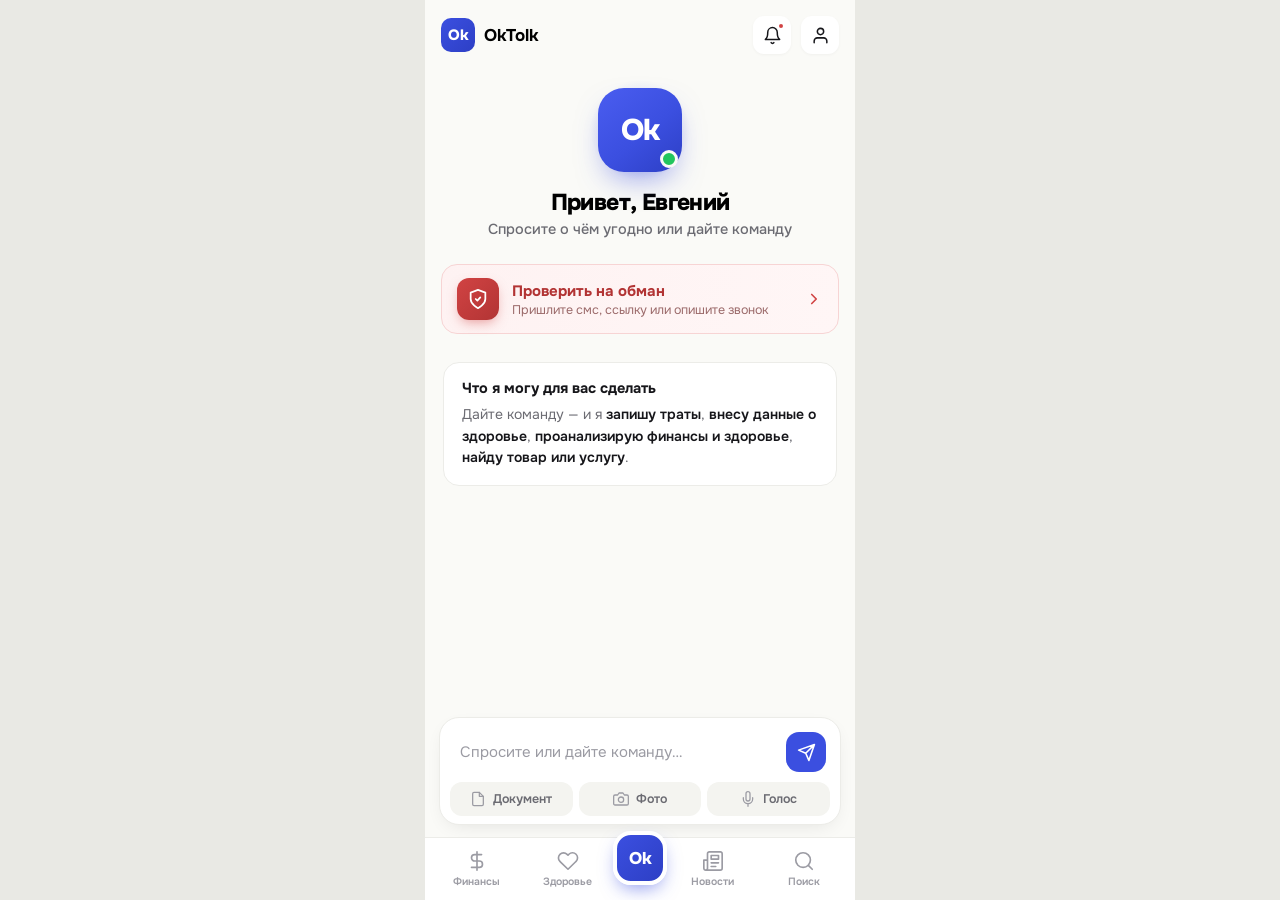
<file: home_redesign.html>
<!DOCTYPE html>
<html lang="ru">
<head>
<meta charset="UTF-8">
<meta name="viewport" content="width=device-width, initial-scale=1, maximum-scale=1">
<title>OkTolk — Главный экран (новый)</title>
<link rel="preconnect" href="https://fonts.googleapis.com">
<link rel="preconnect" href="https://fonts.gstatic.com" crossorigin>
<link href="https://fonts.googleapis.com/css2?family=Onest:wght@400;500;600;700;800&display=swap" rel="stylesheet">
<style>
  :root {
    --primary: #3B4FE0;
    --primary-deep: #2D3FC5;
    --primary-tint: #EEF0FF;
    --bg: #FAFAF7;
    --surface: #FFFFFF;
    --surface-2: #F4F4F0;
    --text: #16161A;
    --text-muted: #6B6B72;
    --text-subtle: #9B9BA3;
    --line: #ECECE8;
    --danger: #D14343;
    --danger-deep: #B23434;
    --danger-tint: #FDECEC;
    /* акценты разделов */
    --c-fin: #F59E0B;
    --c-health: #10B981;
    --c-news: #6366F1;
    --c-search: #8B5CF6;
  }
  * { margin: 0; padding: 0; box-sizing: border-box; -webkit-tap-highlight-color: transparent; }
  body {
    font-family: 'Onest', -apple-system, system-ui, sans-serif;
    background: #E9E9E4;
    display: flex; justify-content: center; min-height: 100vh;
  }
  .phone {
    width: 100%; max-width: 430px;
    background: var(--bg);
    min-height: 100vh;
    display: flex; flex-direction: column;
    position: relative; overflow: hidden;
  }

  /* ── TopBar ── */
  .topbar {
    display: flex; align-items: center; gap: 10px;
    padding: 16px 16px 8px;
  }
  .brand { display: flex; align-items: center; gap: 9px; flex: 1; }
  .brand-mark {
    width: 34px; height: 34px; border-radius: 10px;
    background: linear-gradient(135deg, var(--primary), var(--primary-deep));
    color: #fff; display: grid; place-items: center;
    font-weight: 800; font-size: 15px; letter-spacing: -0.5px;
  }
  .brand-name { font-size: 17px; font-weight: 700; letter-spacing: -0.3px; }
  .tb-btn {
    width: 38px; height: 38px; border: none; background: var(--surface);
    border-radius: 11px; display: grid; place-items: center; cursor: pointer;
    color: var(--text); box-shadow: 0 1px 3px rgba(0,0,0,0.04); position: relative;
  }
  .tb-badge {
    position: absolute; top: 6px; right: 6px;
    width: 8px; height: 8px; border-radius: 50%;
    background: var(--danger); border: 2px solid var(--surface);
  }

  .scroll { flex: 1; overflow-y: auto; display: flex; flex-direction: column; }
  .scroll::-webkit-scrollbar { width: 0; }

  /* ── Ядро ассистента (signature) ── */
  .core {
    display: flex; flex-direction: column; align-items: center;
    padding: 26px 24px 8px; text-align: center;
  }
  .avatar-wrap { position: relative; width: 84px; height: 84px; margin-bottom: 16px; }
  .avatar-glow {
    position: absolute; inset: -10px; border-radius: 50%;
    background: radial-gradient(circle, rgba(59,79,224,0.30), transparent 68%);
    animation: breathe 3.4s ease-in-out infinite;
  }
  .avatar {
    position: relative; width: 84px; height: 84px; border-radius: 26px;
    background: linear-gradient(140deg, #4A5DF0 0%, #3B4FE0 55%, #2D3FC5 100%);
    display: grid; place-items: center; color: #fff;
    font-weight: 800; font-size: 30px; letter-spacing: -1px;
    box-shadow: 0 14px 30px -10px rgba(59,79,224,0.55);
  }
  .status-dot {
    position: absolute; bottom: 4px; right: 4px;
    width: 18px; height: 18px; border-radius: 50%;
    background: #22C55E; border: 3px solid var(--bg);
  }
  @keyframes breathe {
    0%, 100% { transform: scale(1); opacity: 0.85; }
    50% { transform: scale(1.12); opacity: 1; }
  }
  .greeting { font-size: 23px; font-weight: 800; letter-spacing: -0.6px; }
  .subgreet { font-size: 14.5px; color: var(--text-muted); margin-top: 3px; font-weight: 500; }

  /* ── Стоп Мошенник — компактный баннер ── */
  .scam {
    margin: 18px 16px 6px;
    display: flex; align-items: center; gap: 13px;
    padding: 13px 15px;
    background: linear-gradient(100deg, #FEF2F2, #FFF6F6);
    border: 1px solid #F7D4D4;
    border-radius: 16px; cursor: pointer;
    transition: transform .15s;
  }
  .scam:active { transform: scale(0.985); }
  .scam-ico {
    width: 42px; height: 42px; flex: none; border-radius: 12px;
    background: linear-gradient(135deg, var(--danger), var(--danger-deep));
    display: grid; place-items: center; color: #fff;
    box-shadow: 0 5px 12px -3px rgba(209,67,67,0.5);
  }
  .scam-body { flex: 1; min-width: 0; }
  .scam-title { font-size: 15px; font-weight: 700; color: var(--danger-deep); }
  .scam-sub { font-size: 12.5px; color: #9B6A6A; margin-top: 1px; }
  .scam-arrow { color: var(--danger); flex: none; }

  /* ── Возможности — текст ── */
  .abilities {
    margin: 22px 18px 4px;
    padding: 16px 18px;
    background: var(--surface);
    border: 1px solid var(--line);
    border-radius: 16px;
  }
  .ab-title {
    font-size: 14.5px; font-weight: 700; color: var(--text);
    margin-bottom: 7px;
  }
  .ab-text {
    font-size: 14px; line-height: 1.55; color: var(--text-muted);
  }
  .ab-text b { color: var(--text); font-weight: 600; }

  .spacer { flex: 1; min-height: 14px; }

  /* ── Командная строка (поле ввода) ── */
  .composer-wrap {
    padding: 10px 14px calc(12px + env(safe-area-inset-bottom));
    background: linear-gradient(180deg, transparent, var(--bg) 22%);
  }
  .composer {
    background: var(--surface);
    border: 1px solid var(--line);
    border-radius: 20px;
    padding: 6px 6px 6px 6px;
    box-shadow: 0 6px 20px -8px rgba(0,0,0,0.12);
  }
  .composer-top {
    display: flex; align-items: center; gap: 8px;
    padding: 8px 8px 6px 14px;
  }
  .composer-input {
    flex: 1; border: none; outline: none; background: transparent;
    font-family: inherit; font-size: 15px; color: var(--text);
    padding: 6px 0;
  }
  .composer-input::placeholder { color: var(--text-subtle); }
  .send {
    width: 40px; height: 40px; flex: none; border: none; border-radius: 13px;
    background: var(--primary); color: #fff; cursor: pointer;
    display: grid; place-items: center; transition: transform .15s;
  }
  .send:active { transform: scale(0.9); }
  .composer-actions {
    display: flex; gap: 6px; padding: 4px 4px 2px;
  }
  .act {
    flex: 1; display: flex; align-items: center; justify-content: center; gap: 7px;
    padding: 9px; border: none; background: var(--surface-2); border-radius: 12px;
    font-family: inherit; font-size: 12.5px; font-weight: 600; color: var(--text-muted);
    cursor: pointer; transition: background .15s;
  }
  .act:active { background: var(--line); }
  .act svg { color: var(--text-subtle); }

  /* ── Нижняя навигация ── */
  .nav {
    display: flex; align-items: center; justify-content: space-around;
    padding: 8px 6px calc(8px + env(safe-area-inset-bottom));
    background: var(--surface); border-top: 1px solid var(--line);
  }
  .nav-item {
    display: flex; flex-direction: column; align-items: center; gap: 3px;
    font-size: 10.5px; font-weight: 600; color: var(--text-subtle);
    cursor: pointer; flex: 1; padding: 4px 0;
  }
  .nav-item.center {
    flex: none; margin-top: -22px;
  }
  .nav-center-btn {
    width: 54px; height: 54px; border-radius: 18px;
    background: linear-gradient(135deg, var(--primary), var(--primary-deep));
    color: #fff; display: grid; place-items: center;
    font-weight: 800; font-size: 17px;
    box-shadow: 0 8px 18px -5px rgba(59,79,224,0.55);
    border: 4px solid var(--surface);
  }
  .nav-item.active { color: var(--primary); }
</style>
</head>
<body>
<div class="phone">

  <!-- TopBar -->
  <div class="topbar">
    <div class="brand">
      <div class="brand-mark">Ok</div>
      <div class="brand-name">OkTolk</div>
    </div>
    <button class="tb-btn" aria-label="Уведомления">
      <svg width="19" height="19" viewBox="0 0 24 24" fill="none" stroke="currentColor" stroke-width="1.9" stroke-linecap="round" stroke-linejoin="round"><path d="M18 8A6 6 0 0 0 6 8c0 7-3 9-3 9h18s-3-2-3-9"/><path d="M13.73 21a2 2 0 0 1-3.46 0"/></svg>
      <span class="tb-badge"></span>
    </button>
    <button class="tb-btn" aria-label="Профиль">
      <svg width="19" height="19" viewBox="0 0 24 24" fill="none" stroke="currentColor" stroke-width="1.9" stroke-linecap="round" stroke-linejoin="round"><path d="M20 21v-2a4 4 0 0 0-4-4H8a4 4 0 0 0-4 4v2"/><circle cx="12" cy="7" r="4"/></svg>
    </button>
  </div>

  <div class="scroll">

    <!-- Ядро ассистента -->
    <div class="core">
      <div class="avatar-wrap">
        <div class="avatar-glow"></div>
        <div class="avatar">Ok</div>
        <div class="status-dot"></div>
      </div>
      <div class="greeting">Привет, Евгений</div>
      <div class="subgreet">Спросите о чём угодно или дайте команду</div>
    </div>

    <!-- Стоп Мошенник -->
    <div class="scam">
      <div class="scam-ico">
        <svg width="22" height="22" viewBox="0 0 24 24" fill="none" stroke="currentColor" stroke-width="1.9" stroke-linecap="round" stroke-linejoin="round"><path d="M12 22s8-4 8-10V5l-8-3-8 3v7c0 6 8 10 8 10z"/><path d="M9.5 12l1.8 1.8 3.2-3.6"/></svg>
      </div>
      <div class="scam-body">
        <div class="scam-title">Проверить на обман</div>
        <div class="scam-sub">Пришлите смс, ссылку или опишите звонок</div>
      </div>
      <svg class="scam-arrow" width="18" height="18" viewBox="0 0 24 24" fill="none" stroke="currentColor" stroke-width="2.2" stroke-linecap="round" stroke-linejoin="round"><path d="M9 18l6-6-6-6"/></svg>
    </div>

    <!-- Возможности чата -->
    <div class="abilities">
      <div class="ab-title">Что я могу для вас сделать</div>
      <div class="ab-text">Дайте команду — и я <b>запишу траты</b>, <b>внесу данные о здоровье</b>, <b>проанализирую финансы и здоровье</b>, <b>найду товар или услугу</b>.</div>
    </div>

    <div class="spacer"></div>

    <!-- Командная строка -->
    <div class="composer-wrap">
      <div class="composer">
        <div class="composer-top">
          <input class="composer-input" placeholder="Спросите или дайте команду…">
          <button class="send" aria-label="Отправить">
            <svg width="19" height="19" viewBox="0 0 24 24" fill="none" stroke="currentColor" stroke-width="2" stroke-linecap="round" stroke-linejoin="round"><path d="M22 2L11 13M22 2l-7 20-4-9-9-4 20-7z"/></svg>
          </button>
        </div>
        <div class="composer-actions">
          <button class="act">
            <svg width="16" height="16" viewBox="0 0 24 24" fill="none" stroke="currentColor" stroke-width="1.9" stroke-linecap="round" stroke-linejoin="round"><path d="M14 2H6a2 2 0 0 0-2 2v16a2 2 0 0 0 2 2h12a2 2 0 0 0 2-2V8z"/><path d="M14 2v6h6"/></svg>
            Документ
          </button>
          <button class="act">
            <svg width="16" height="16" viewBox="0 0 24 24" fill="none" stroke="currentColor" stroke-width="1.9" stroke-linecap="round" stroke-linejoin="round"><path d="M23 19a2 2 0 0 1-2 2H3a2 2 0 0 1-2-2V8a2 2 0 0 1 2-2h4l2-3h6l2 3h4a2 2 0 0 1 2 2z"/><circle cx="12" cy="13" r="4"/></svg>
            Фото
          </button>
          <button class="act">
            <svg width="16" height="16" viewBox="0 0 24 24" fill="none" stroke="currentColor" stroke-width="1.9" stroke-linecap="round" stroke-linejoin="round"><path d="M12 1a3 3 0 0 0-3 3v8a3 3 0 0 0 6 0V4a3 3 0 0 0-3-3z"/><path d="M19 10v2a7 7 0 0 1-14 0v-2M12 19v4"/></svg>
            Голос
          </button>
        </div>
      </div>
    </div>
  </div>

  <!-- Нижняя навигация -->
  <div class="nav">
    <div class="nav-item">
      <svg width="22" height="22" viewBox="0 0 24 24" fill="none" stroke="currentColor" stroke-width="1.8" stroke-linecap="round" stroke-linejoin="round"><path d="M12 2v20M17 5H9.5a3.5 3.5 0 0 0 0 7h5a3.5 3.5 0 0 1 0 7H6"/></svg>
      Финансы
    </div>
    <div class="nav-item">
      <svg width="22" height="22" viewBox="0 0 24 24" fill="none" stroke="currentColor" stroke-width="1.8" stroke-linecap="round" stroke-linejoin="round"><path d="M20.8 4.6a5.5 5.5 0 0 0-7.8 0L12 5.7l-1-1a5.5 5.5 0 0 0-7.8 7.8l1 1L12 21l7.8-7.6 1-1a5.5 5.5 0 0 0 0-7.8z"/></svg>
      Здоровье
    </div>
    <div class="nav-item center">
      <div class="nav-center-btn">Ok</div>
    </div>
    <div class="nav-item">
      <svg width="22" height="22" viewBox="0 0 24 24" fill="none" stroke="currentColor" stroke-width="1.8" stroke-linecap="round" stroke-linejoin="round"><path d="M4 22h16a2 2 0 0 0 2-2V4a2 2 0 0 0-2-2H8a2 2 0 0 0-2 2v16a2 2 0 0 1-2 2zm0 0a2 2 0 0 1-2-2v-9h4"/><path d="M18 14h-8M15 18h-5M10 6h8v4h-8z"/></svg>
      Новости
    </div>
    <div class="nav-item">
      <svg width="22" height="22" viewBox="0 0 24 24" fill="none" stroke="currentColor" stroke-width="1.8" stroke-linecap="round" stroke-linejoin="round"><circle cx="11" cy="11" r="8"/><path d="m21 21-4.3-4.3"/></svg>
      Поиск
    </div>
  </div>
</div>
</body>
</html>
</file>
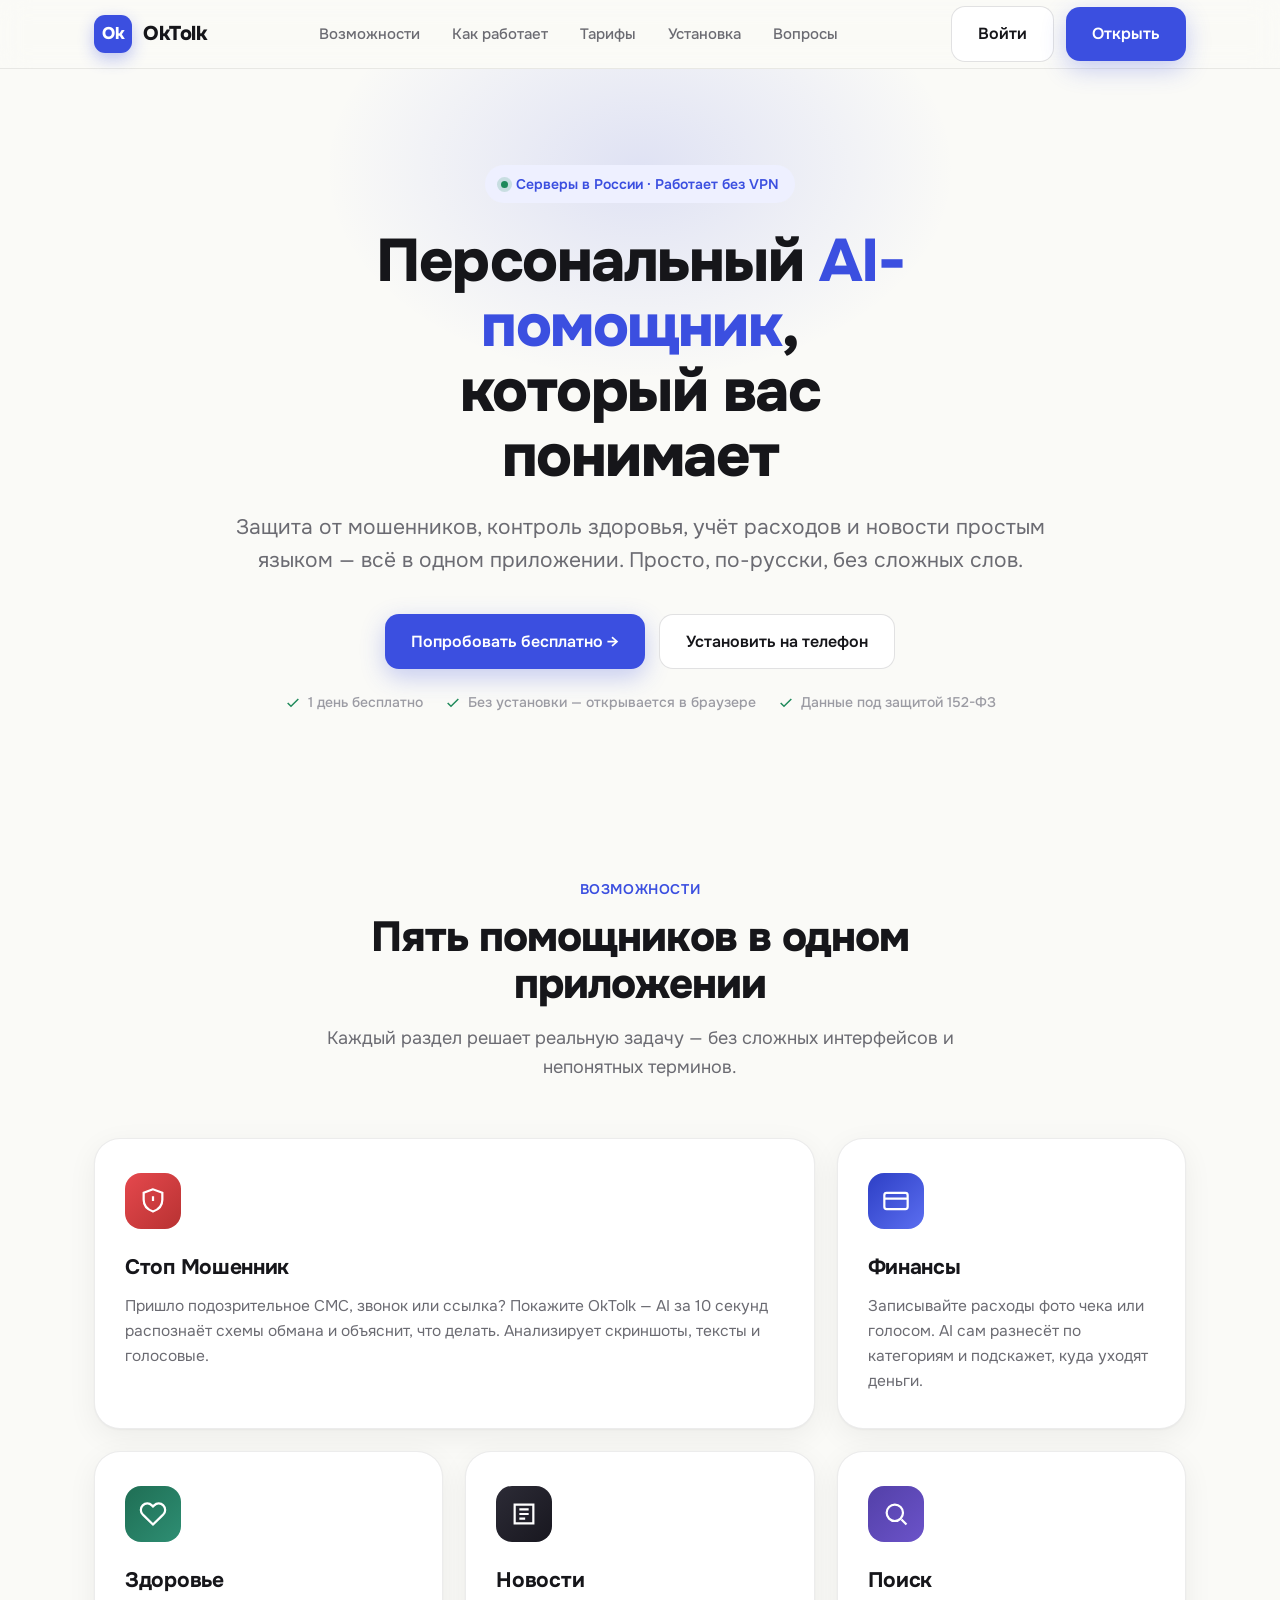
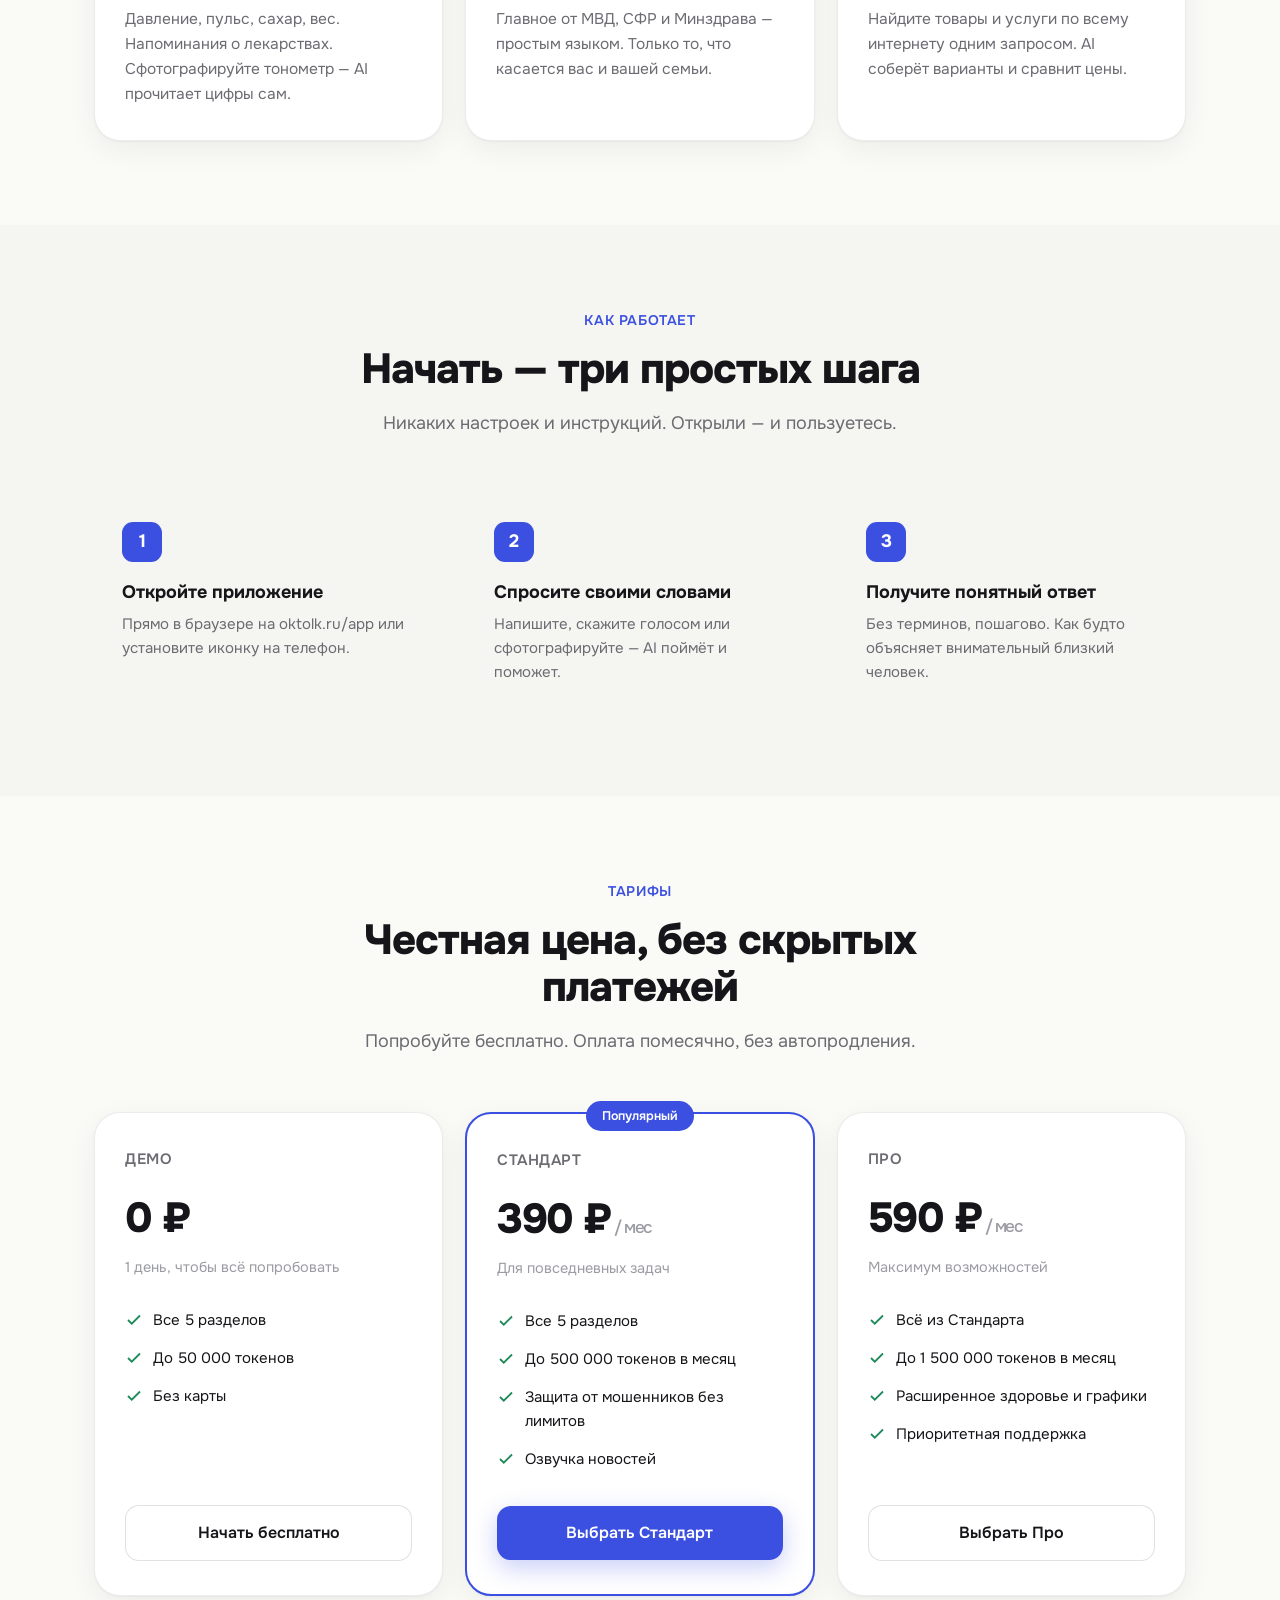
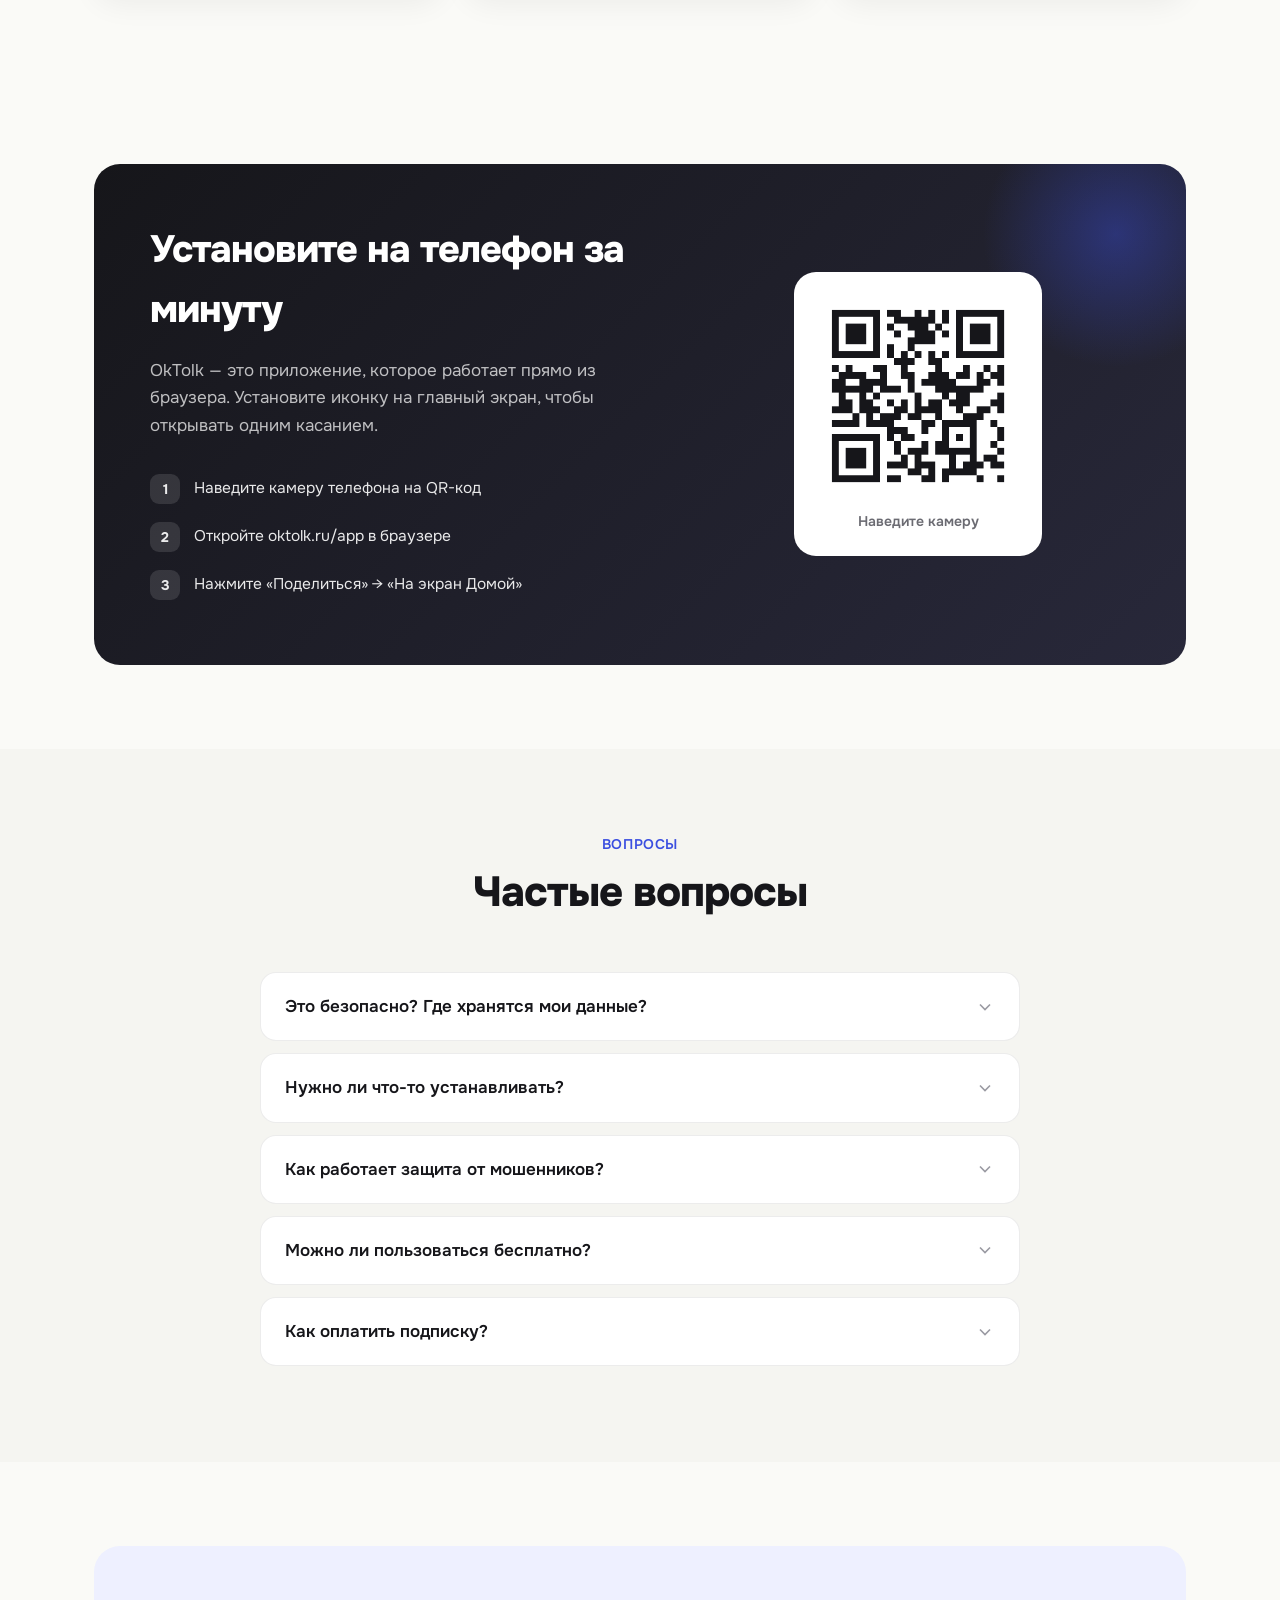
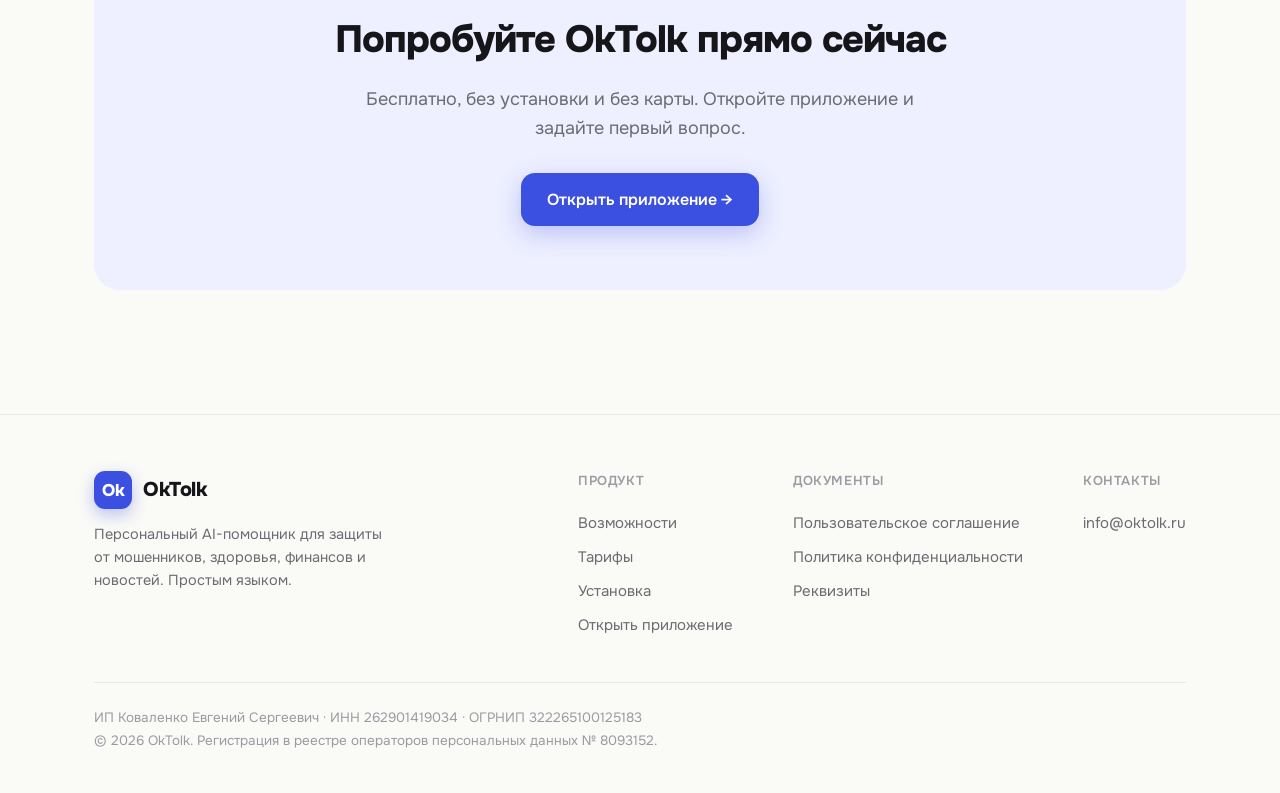
<file: landing.html>
<!DOCTYPE html>
<html lang="ru">
<head>
<meta charset="UTF-8">
<script>
/* Вернувшийся пользователь (уже регистрировался/входил) попадает сразу в приложение,
   минуя лендинг. Новый посетитель видит лендинг. ?stay=1 — остаться на лендинге. */
(function(){
  try {
    var params = new URLSearchParams(location.search);
    if (params.get('stay') === '1') return;
    if (localStorage.getItem('oktolk_token')) {
      location.replace('/app');
    }
  } catch(e){}
})();
</script>
<meta name="viewport" content="width=device-width, initial-scale=1, viewport-fit=cover">

<!-- ═══ SEO ═══ -->
<title>OkTolk — AI-помощник: защита от мошенников, здоровье, финансы</title>
<meta name="description" content="OkTolk — простой AI-помощник для всей семьи. Защита от мошенников, контроль давления и лекарств, учёт расходов, новости от МВД и Минздрав понятным языком. Серверы в России. Попробуйте бесплатно.">
<meta name="keywords" content="защита от мошенников, AI помощник, контроль давления, напоминание лекарства, учёт расходов, новости МВД, приложение для здоровья, проверить смс мошенники">
<link rel="canonical" href="https://oktolk.ru/">
<meta name="theme-color" content="#3B4FE0">
<meta name="application-name" content="OkTolk">

<meta property="og:type" content="website">
<meta property="og:site_name" content="OkTolk">
<meta property="og:title" content="OkTolk — AI-помощник: защита от мошенников, здоровье, финансы">
<meta property="og:description" content="Проверьте подозрительное сообщение за 10 секунд. Следите за давлением и лекарствами. Записывайте расходы фото чека. Новости от МВД и Минздрав простым языком. Серверы в России.">
<meta property="og:url" content="https://oktolk.ru/">
<meta property="og:image" content="https://oktolk.ru/og-image.png">
<meta property="og:image:width" content="1200">
<meta property="og:image:height" content="630">
<meta property="og:image:alt" content="OkTolk — AI-помощник для защиты и здоровья">
<meta property="og:locale" content="ru_RU">
<meta name="twitter:card" content="summary_large_image">
<meta name="twitter:title" content="OkTolk — AI-помощник: защита от мошенников, здоровье, финансы">
<meta name="twitter:description" content="Защита от мошенников, контроль здоровья, учёт расходов — всё в одном приложении. Серверы в России.">
<meta name="twitter:image" content="https://oktolk.ru/og-image.png">

<link rel="icon" href="/icon-192.png">
<link rel="apple-touch-icon" href="/icon-192.png">

<link rel="preconnect" href="https://fonts.googleapis.com">
<link rel="preconnect" href="https://fonts.gstatic.com" crossorigin>
<link href="https://fonts.googleapis.com/css2?family=Onest:wght@400;500;600;700;800&display=swap" rel="stylesheet">

<script type="application/ld+json">
{
  "@context": "https://schema.org",
  "@type": "SoftwareApplication",
  "name": "OkTolk",
  "applicationCategory": "LifestyleApplication",
  "operatingSystem": "Web, iOS, Android",
  "description": "AI-помощник для защиты от мошенников, контроля здоровья, учёта финансов и получения новостей от госорганов простым языком",
  "offers": [
    {"@type": "Offer", "price": "0", "priceCurrency": "RUB", "description": "1 день бесплатно"},
    {"@type": "Offer", "price": "390", "priceCurrency": "RUB", "description": "500 000 токенов в месяц"},
    {"@type": "Offer", "price": "590", "priceCurrency": "RUB", "description": "1 500 000 токенов в месяц"}
  ]
}
</script>

<style>
  :root{
    --bg:#FAFAF7; --surface:#FFFFFF; --surface-2:#F5F5F1;
    --text:#16161A; --text-muted:#6B6B72; --text-subtle:#9B9BA3;
    --primary:#3B4FE0; --primary-hover:#2D3FC5; --primary-tint:#EEF0FF;
    --border:rgba(15,15,20,0.08); --border-strong:rgba(15,15,20,0.12);
    --danger:#D14343; --success:#1F8A5B; --warn:#C77A20;
    --radius:18px; --radius-lg:26px;
    --shadow:0 1px 2px rgba(15,15,20,.04), 0 8px 30px rgba(15,15,20,.06);
    --shadow-lg:0 4px 12px rgba(15,15,20,.06), 0 30px 60px rgba(59,79,224,.10);
    --maxw:1140px;
  }
  *{margin:0;padding:0;box-sizing:border-box}
  html{scroll-behavior:smooth}
  body{
    font-family:'Onest',-apple-system,system-ui,'Segoe UI',sans-serif;
    background:var(--bg); color:var(--text); line-height:1.6;
    -webkit-font-smoothing:antialiased; overflow-x:hidden;
  }
  a{color:inherit; text-decoration:none}
  .wrap{max-width:var(--maxw); margin:0 auto; padding:0 24px}
  .btn{
    display:inline-flex; align-items:center; justify-content:center; gap:9px;
    font-family:inherit; font-size:16px; font-weight:600; cursor:pointer;
    padding:14px 26px; border-radius:14px; border:none; transition:.2s ease; white-space:nowrap;
  }
  .btn-primary{background:var(--primary); color:#fff; box-shadow:0 8px 24px rgba(59,79,224,.28)}
  .btn-primary:hover{background:var(--primary-hover); transform:translateY(-2px); box-shadow:0 12px 32px rgba(59,79,224,.36)}
  .btn-ghost{background:var(--surface); color:var(--text); border:1px solid var(--border-strong)}
  .btn-ghost:hover{background:var(--surface-2); transform:translateY(-2px)}

  /* ─── Header ─── */
  header{
    position:sticky; top:0; z-index:100; background:rgba(250,250,247,.82);
    backdrop-filter:saturate(180%) blur(14px); border-bottom:1px solid var(--border);
  }
  .nav{display:flex; align-items:center; justify-content:space-between; height:68px}
  .logo{display:flex; align-items:center; gap:11px; font-weight:800; font-size:20px; letter-spacing:-.5px}
  .logo .mark{
    width:38px; height:38px; border-radius:11px; background:var(--primary);
    display:flex; align-items:center; justify-content:center; color:#fff; font-weight:800; font-size:17px;
    box-shadow:0 6px 16px rgba(59,79,224,.32);
  }
  .nav-links{display:flex; align-items:center; gap:32px}
  .nav-links a{font-size:15px; font-weight:500; color:var(--text-muted); transition:.15s}
  .nav-links a:hover{color:var(--text)}
  .nav-cta{display:flex; gap:12px; align-items:center}
  .burger{display:none; flex-direction:column; gap:5px; background:none; border:none; cursor:pointer; padding:8px}
  .burger span{width:24px; height:2px; background:var(--text); border-radius:2px; transition:.25s}

  /* ─── Hero ─── */
  .hero{position:relative; padding:96px 0 80px; text-align:center; overflow:hidden}
  .hero::before{
    content:""; position:absolute; top:-200px; left:50%; transform:translateX(-50%);
    width:900px; height:600px; background:radial-gradient(closest-side, rgba(59,79,224,.14), transparent 70%);
    z-index:0; pointer-events:none;
  }
  .hero .wrap{position:relative; z-index:1}
  .pill{
    display:inline-flex; align-items:center; gap:8px; background:var(--primary-tint); color:var(--primary);
    font-size:14px; font-weight:600; padding:8px 16px; border-radius:100px; margin-bottom:26px;
  }
  .pill .dot{width:7px; height:7px; border-radius:50%; background:var(--success); box-shadow:0 0 0 4px rgba(31,138,91,.18)}
  h1{
    font-size:clamp(34px, 6vw, 60px); font-weight:800; line-height:1.08; letter-spacing:-1.5px;
    max-width:14ch; margin:0 auto 22px;
  }
  h1 .accent{color:var(--primary)}
  .hero p.lead{
    font-size:clamp(17px,2.2vw,21px); color:var(--text-muted); max-width:60ch; margin:0 auto 36px;
  }
  .hero-cta{display:flex; gap:14px; justify-content:center; flex-wrap:wrap; margin-bottom:22px}
  .trust{display:flex; gap:22px; justify-content:center; flex-wrap:wrap; font-size:14px; color:var(--text-subtle); font-weight:500}
  .trust span{display:inline-flex; align-items:center; gap:7px}
  .trust svg{flex-shrink:0}

  /* ─── Section base ─── */
  section{padding:84px 0}
  .sec-head{text-align:center; max-width:640px; margin:0 auto 56px}
  .sec-head .eyebrow{color:var(--primary); font-weight:600; font-size:14px; letter-spacing:.6px; text-transform:uppercase; margin-bottom:14px}
  .sec-head h2{font-size:clamp(28px,4vw,42px); font-weight:800; letter-spacing:-1px; line-height:1.12; margin-bottom:16px}
  .sec-head p{font-size:18px; color:var(--text-muted)}

  /* ─── Features ─── */
  .features{display:grid; grid-template-columns:repeat(3,1fr); gap:22px}
  .feature{
    background:var(--surface); border:1px solid var(--border); border-radius:var(--radius-lg);
    padding:34px 30px; box-shadow:var(--shadow); transition:.28s ease; position:relative; overflow:hidden;
  }
  .feature:hover{transform:translateY(-6px); box-shadow:var(--shadow-lg); border-color:transparent}
  .feature .ficon{
    width:56px; height:56px; border-radius:16px; display:flex; align-items:center; justify-content:center;
    margin-bottom:22px; color:#fff;
  }
  .feature h3{font-size:21px; font-weight:700; margin-bottom:10px; letter-spacing:-.3px}
  .feature p{font-size:15.5px; color:var(--text-muted)}
  .feature.span2{grid-column:span 2}
  .g-danger{background:linear-gradient(135deg,#E5484D,#B83232)}
  .g-finance{background:linear-gradient(135deg,#2D3FC5,#5B6EF0)}
  .g-health{background:linear-gradient(135deg,#1F6E54,#2E8E73)}
  .g-news{background:linear-gradient(135deg,#2C2B36,#18171F)}
  .g-search{background:linear-gradient(135deg,#5340A8,#6B53C9)}

  /* ─── How / steps ─── */
  .steps{display:grid; grid-template-columns:repeat(3,1fr); gap:24px; counter-reset:step}
  .step{padding:28px; background:var(--surface-2); border-radius:var(--radius); position:relative}
  .step .num{
    width:40px;height:40px;border-radius:11px;background:var(--primary);color:#fff;font-weight:700;font-size:18px;
    display:flex;align-items:center;justify-content:center;margin-bottom:16px;
  }
  .step h4{font-size:18px;font-weight:700;margin-bottom:6px}
  .step p{font-size:15px;color:var(--text-muted)}

  /* ─── Pricing ─── */
  .pricing{display:grid; grid-template-columns:repeat(3,1fr); gap:22px; align-items:stretch}
  .plan{
    background:var(--surface); border:1px solid var(--border); border-radius:var(--radius-lg);
    padding:34px 30px; display:flex; flex-direction:column; box-shadow:var(--shadow); transition:.25s;
  }
  .plan:hover{transform:translateY(-4px); box-shadow:var(--shadow-lg)}
  .plan.featured{border:2px solid var(--primary); position:relative}
  .plan.featured::after{
    content:"Популярный"; position:absolute; top:-13px; left:50%; transform:translateX(-50%);
    background:var(--primary); color:#fff; font-size:12.5px; font-weight:600; padding:5px 16px; border-radius:100px;
  }
  .plan .pname{font-size:15px; font-weight:600; color:var(--text-muted); text-transform:uppercase; letter-spacing:.5px}
  .plan .price{font-size:42px; font-weight:800; letter-spacing:-1.5px; margin:14px 0 4px}
  .plan .price span{font-size:17px; font-weight:500; color:var(--text-subtle)}
  .plan .pdesc{font-size:14.5px; color:var(--text-subtle); margin-bottom:22px}
  .plan ul{list-style:none; margin-bottom:28px; flex:1}
  .plan li{display:flex; align-items:flex-start; gap:10px; font-size:15px; padding:7px 0; color:var(--text)}
  .plan li svg{flex-shrink:0; margin-top:3px; color:var(--success)}
  .plan .btn{width:100%}

  /* ─── Install ─── */
  .install-grid{
    display:grid; grid-template-columns:1.2fr 1fr; gap:48px; align-items:center;
    background:linear-gradient(135deg,#16161A,#28283A); border-radius:var(--radius-lg);
    padding:56px; color:#fff; overflow:hidden; position:relative;
  }
  .install-grid::before{
    content:""; position:absolute; right:-120px; top:-120px; width:380px; height:380px;
    background:radial-gradient(closest-side,rgba(59,79,224,.4),transparent 70%);
  }
  .install-text{position:relative; z-index:1}
  .install-text h2{font-size:clamp(26px,3.5vw,38px); font-weight:800; letter-spacing:-1px; margin-bottom:16px}
  .install-text p{font-size:17px; color:rgba(255,255,255,.72); margin-bottom:26px}
  .install-text ol{list-style:none; counter-reset:i}
  .install-text li{counter-increment:i; display:flex; gap:14px; align-items:center; padding:9px 0; font-size:15.5px; color:rgba(255,255,255,.9)}
  .install-text li::before{
    content:counter(i); width:30px;height:30px;flex-shrink:0;border-radius:9px;
    background:rgba(255,255,255,.12); display:flex;align-items:center;justify-content:center;font-weight:700;font-size:14px;
  }
  .qr-card{background:#fff; border-radius:22px; padding:24px; text-align:center; position:relative; z-index:1; justify-self:center}
  .qr-card img{width:200px; height:200px; display:block; border-radius:10px}
  .qr-card p{color:var(--text-muted); font-size:14px; font-weight:600; margin-top:14px}

  /* ─── FAQ ─── */
  .faq{max-width:760px; margin:0 auto}
  .faq details{
    background:var(--surface); border:1px solid var(--border); border-radius:16px;
    margin-bottom:12px; overflow:hidden; transition:.2s;
  }
  .faq details[open]{box-shadow:var(--shadow); border-color:var(--border-strong)}
  .faq summary{
    padding:20px 24px; font-weight:600; font-size:17px; cursor:pointer; list-style:none;
    display:flex; justify-content:space-between; align-items:center; gap:16px;
  }
  .faq summary::-webkit-details-marker{display:none}
  .faq summary .chev{transition:.25s; flex-shrink:0; color:var(--text-subtle)}
  .faq details[open] summary .chev{transform:rotate(180deg)}
  .faq .ans{padding:0 24px 22px; color:var(--text-muted); font-size:15.5px}

  /* ─── CTA band ─── */
  .cta-band{text-align:center; background:var(--primary-tint); border-radius:var(--radius-lg); padding:64px 32px}
  .cta-band h2{font-size:clamp(26px,3.5vw,38px); font-weight:800; letter-spacing:-1px; margin-bottom:14px}
  .cta-band p{font-size:18px; color:var(--text-muted); margin-bottom:30px; max-width:50ch; margin-left:auto; margin-right:auto}

  /* ─── Footer ─── */
  footer{border-top:1px solid var(--border); padding:56px 0 40px; margin-top:40px}
  .foot-top{display:flex; justify-content:space-between; gap:40px; flex-wrap:wrap; margin-bottom:40px}
  .foot-brand{max-width:300px}
  .foot-brand p{color:var(--text-muted); font-size:14.5px; margin-top:14px}
  .foot-links{display:flex; gap:60px; flex-wrap:wrap}
  .foot-col h5{font-size:13px; text-transform:uppercase; letter-spacing:.6px; color:var(--text-subtle); margin-bottom:14px; font-weight:600}
  .foot-col a{display:block; color:var(--text-muted); font-size:15px; padding:5px 0; transition:.15s}
  .foot-col a:hover{color:var(--primary)}
  .foot-bottom{border-top:1px solid var(--border); padding-top:24px; color:var(--text-subtle); font-size:13.5px; line-height:1.7}

  /* ─── Animations ─── */
  .reveal{opacity:0; transform:translateY(24px); transition:opacity .7s ease, transform .7s ease}
  .reveal.in{opacity:1; transform:none}
  @media (prefers-reduced-motion:reduce){.reveal{opacity:1;transform:none;transition:none}}

  /* ─── Responsive ─── */
  @media (max-width:900px){
    .features,.steps,.pricing{grid-template-columns:1fr 1fr}
    .feature.span2{grid-column:span 2}
    .install-grid{grid-template-columns:1fr; padding:40px 28px; text-align:center}
    .install-text ol{text-align:left; max-width:340px; margin:0 auto}
    .qr-card{margin-top:8px}
  }
  @media (max-width:640px){
    .wrap{padding:0 18px}
    .nav-links{
      position:fixed; inset:68px 0 auto 0; background:var(--bg); flex-direction:column; gap:0;
      padding:8px 18px 18px; border-bottom:1px solid var(--border); display:none;
    }
    .nav-links.open{display:flex}
    .nav-links a{width:100%; padding:14px 0; font-size:17px; border-bottom:1px solid var(--border)}
    .nav-cta .btn-ghost{display:none}
    .burger{display:flex}
    .features,.steps,.pricing{grid-template-columns:1fr}
    .feature.span2{grid-column:span 1}
    section{padding:60px 0}
    .hero{padding:64px 0 56px}
    .foot-links{gap:36px}
  }
</style>
</head>
<body>

<header>
  <div class="wrap nav">
    <a href="/" class="logo"><span class="mark">Ok</span> OkTolk</a>
    <nav class="nav-links" id="navLinks">
      <a href="#features">Возможности</a>
      <a href="#how">Как работает</a>
      <a href="#pricing">Тарифы</a>
      <a href="#install">Установка</a>
      <a href="#faq">Вопросы</a>
    </nav>
    <div class="nav-cta">
      <a href="/app" class="btn btn-ghost">Войти</a>
      <a href="/app" class="btn btn-primary">Открыть</a>
      <button class="burger" id="burger" aria-label="Меню"><span></span><span></span><span></span></button>
    </div>
  </div>
</header>

<!-- HERO -->
<section class="hero">
  <div class="wrap">
    <span class="pill"><span class="dot"></span> Серверы в России · Работает без VPN</span>
    <h1>Персональный <span class="accent">AI-помощник</span>, который вас понимает</h1>
    <p class="lead">Защита от мошенников, контроль здоровья, учёт расходов и новости простым языком — всё в одном приложении. Просто, по-русски, без сложных слов.</p>
    <div class="hero-cta">
      <a href="/app" class="btn btn-primary">Попробовать бесплатно →</a>
      <a href="#install" class="btn btn-ghost">Установить на телефон</a>
    </div>
    <div class="trust">
      <span><svg width="16" height="16" viewBox="0 0 24 24" fill="none" stroke="#1F8A5B" stroke-width="2.2"><path d="M20 6L9 17l-5-5"/></svg> 1 день бесплатно</span>
      <span><svg width="16" height="16" viewBox="0 0 24 24" fill="none" stroke="#1F8A5B" stroke-width="2.2"><path d="M20 6L9 17l-5-5"/></svg> Без установки — открывается в браузере</span>
      <span><svg width="16" height="16" viewBox="0 0 24 24" fill="none" stroke="#1F8A5B" stroke-width="2.2"><path d="M20 6L9 17l-5-5"/></svg> Данные под защитой 152-ФЗ</span>
    </div>
  </div>
</section>

<!-- FEATURES -->
<section id="features">
  <div class="wrap">
    <div class="sec-head reveal">
      <div class="eyebrow">Возможности</div>
      <h2>Пять помощников в одном приложении</h2>
      <p>Каждый раздел решает реальную задачу — без сложных интерфейсов и непонятных терминов.</p>
    </div>
    <div class="features">
      <div class="feature span2 reveal">
        <div class="ficon g-danger"><svg width="28" height="28" viewBox="0 0 24 24" fill="none" stroke="currentColor" stroke-width="1.9"><path d="M12 2L4 5v6c0 5 3.4 8.5 8 10 4.6-1.5 8-5 8-10V5l-8-3z"/><path d="M12 8v4M12 16h.01"/></svg></div>
        <h3>Стоп Мошенник</h3>
        <p>Пришло подозрительное СМС, звонок или ссылка? Покажите OkTolk — AI за 10 секунд распознаёт схемы обмана и объяснит, что делать. Анализирует скриншоты, тексты и голосовые.</p>
      </div>
      <div class="feature reveal">
        <div class="ficon g-finance"><svg width="28" height="28" viewBox="0 0 24 24" fill="none" stroke="currentColor" stroke-width="1.9"><rect x="2" y="5" width="20" height="14" rx="2"/><path d="M2 10h20"/></svg></div>
        <h3>Финансы</h3>
        <p>Записывайте расходы фото чека или голосом. AI сам разнесёт по категориям и подскажет, куда уходят деньги.</p>
      </div>
      <div class="feature reveal">
        <div class="ficon g-health"><svg width="28" height="28" viewBox="0 0 24 24" fill="none" stroke="currentColor" stroke-width="1.9"><path d="M20.8 4.6a5.5 5.5 0 00-7.8 0L12 5.6l-1-1a5.5 5.5 0 00-7.8 7.8l1 1L12 21l7.8-7.6 1-1a5.5 5.5 0 000-7.8z"/></svg></div>
        <h3>Здоровье</h3>
        <p>Давление, пульс, сахар, вес. Напоминания о лекарствах. Сфотографируйте тонометр — AI прочитает цифры сам.</p>
      </div>
      <div class="feature reveal">
        <div class="ficon g-news"><svg width="28" height="28" viewBox="0 0 24 24" fill="none" stroke="currentColor" stroke-width="1.9"><path d="M4 4h16v16H4z"/><path d="M8 8h8M8 12h8M8 16h5"/></svg></div>
        <h3>Новости</h3>
        <p>Главное от МВД, СФР и Минздрава — простым языком. Только то, что касается вас и вашей семьи.</p>
      </div>
      <div class="feature reveal">
        <div class="ficon g-search"><svg width="28" height="28" viewBox="0 0 24 24" fill="none" stroke="currentColor" stroke-width="1.9"><circle cx="11" cy="11" r="7"/><path d="M21 21l-4.3-4.3"/></svg></div>
        <h3>Поиск</h3>
        <p>Найдите товары и услуги по всему интернету одним запросом. AI соберёт варианты и сравнит цены.</p>
      </div>
    </div>
  </div>
</section>

<!-- HOW -->
<section id="how" style="background:var(--surface-2)">
  <div class="wrap">
    <div class="sec-head reveal">
      <div class="eyebrow">Как работает</div>
      <h2>Начать — три простых шага</h2>
      <p>Никаких настроек и инструкций. Открыли — и пользуетесь.</p>
    </div>
    <div class="steps">
      <div class="step reveal"><div class="num">1</div><h4>Откройте приложение</h4><p>Прямо в браузере на oktolk.ru/app или установите иконку на телефон.</p></div>
      <div class="step reveal"><div class="num">2</div><h4>Спросите своими словами</h4><p>Напишите, скажите голосом или сфотографируйте — AI поймёт и поможет.</p></div>
      <div class="step reveal"><div class="num">3</div><h4>Получите понятный ответ</h4><p>Без терминов, пошагово. Как будто объясняет внимательный близкий человек.</p></div>
    </div>
  </div>
</section>

<!-- PRICING -->
<section id="pricing">
  <div class="wrap">
    <div class="sec-head reveal">
      <div class="eyebrow">Тарифы</div>
      <h2>Честная цена, без скрытых платежей</h2>
      <p>Попробуйте бесплатно. Оплата помесячно, без автопродления.</p>
    </div>
    <div class="pricing">
      <div class="plan reveal">
        <div class="pname">Демо</div>
        <div class="price">0 ₽</div>
        <div class="pdesc">1 день, чтобы всё попробовать</div>
        <ul>
          <li><svg width="18" height="18" viewBox="0 0 24 24" fill="none" stroke="currentColor" stroke-width="2.4"><path d="M20 6L9 17l-5-5"/></svg> Все 5 разделов</li>
          <li><svg width="18" height="18" viewBox="0 0 24 24" fill="none" stroke="currentColor" stroke-width="2.4"><path d="M20 6L9 17l-5-5"/></svg> До 50 000 токенов</li>
          <li><svg width="18" height="18" viewBox="0 0 24 24" fill="none" stroke="currentColor" stroke-width="2.4"><path d="M20 6L9 17l-5-5"/></svg> Без карты</li>
        </ul>
        <a href="/app" class="btn btn-ghost">Начать бесплатно</a>
      </div>
      <div class="plan featured reveal">
        <div class="pname">Стандарт</div>
        <div class="price">390 ₽<span> / мес</span></div>
        <div class="pdesc">Для повседневных задач</div>
        <ul>
          <li><svg width="18" height="18" viewBox="0 0 24 24" fill="none" stroke="currentColor" stroke-width="2.4"><path d="M20 6L9 17l-5-5"/></svg> Все 5 разделов</li>
          <li><svg width="18" height="18" viewBox="0 0 24 24" fill="none" stroke="currentColor" stroke-width="2.4"><path d="M20 6L9 17l-5-5"/></svg> До 500 000 токенов в месяц</li>
          <li><svg width="18" height="18" viewBox="0 0 24 24" fill="none" stroke="currentColor" stroke-width="2.4"><path d="M20 6L9 17l-5-5"/></svg> Защита от мошенников без лимитов</li>
          <li><svg width="18" height="18" viewBox="0 0 24 24" fill="none" stroke="currentColor" stroke-width="2.4"><path d="M20 6L9 17l-5-5"/></svg> Озвучка новостей</li>
        </ul>
        <a href="/app" class="btn btn-primary">Выбрать Стандарт</a>
      </div>
      <div class="plan reveal">
        <div class="pname">Про</div>
        <div class="price">590 ₽<span> / мес</span></div>
        <div class="pdesc">Максимум возможностей</div>
        <ul>
          <li><svg width="18" height="18" viewBox="0 0 24 24" fill="none" stroke="currentColor" stroke-width="2.4"><path d="M20 6L9 17l-5-5"/></svg> Всё из Стандарта</li>
          <li><svg width="18" height="18" viewBox="0 0 24 24" fill="none" stroke="currentColor" stroke-width="2.4"><path d="M20 6L9 17l-5-5"/></svg> До 1 500 000 токенов в месяц</li>
          <li><svg width="18" height="18" viewBox="0 0 24 24" fill="none" stroke="currentColor" stroke-width="2.4"><path d="M20 6L9 17l-5-5"/></svg> Расширенное здоровье и графики</li>
          <li><svg width="18" height="18" viewBox="0 0 24 24" fill="none" stroke="currentColor" stroke-width="2.4"><path d="M20 6L9 17l-5-5"/></svg> Приоритетная поддержка</li>
        </ul>
        <a href="/app" class="btn btn-ghost">Выбрать Про</a>
      </div>
    </div>
  </div>
</section>

<!-- INSTALL -->
<section id="install">
  <div class="wrap">
    <div class="install-grid reveal">
      <div class="install-text">
        <h2>Установите на телефон за минуту</h2>
        <p>OkTolk — это приложение, которое работает прямо из браузера. Установите иконку на главный экран, чтобы открывать одним касанием.</p>
        <ol>
          <li>Наведите камеру телефона на QR-код</li>
          <li>Откройте oktolk.ru/app в браузере</li>
          <li>Нажмите «Поделиться» → «На экран Домой»</li>
        </ol>
      </div>
      <div class="qr-card">
        <img src="[data-uri]" alt="QR-код для установки OkTolk">
        <p>Наведите камеру</p>
      </div>
    </div>
  </div>
</section>

<!-- FAQ -->
<section id="faq" style="background:var(--surface-2)">
  <div class="wrap">
    <div class="sec-head reveal">
      <div class="eyebrow">Вопросы</div>
      <h2>Частые вопросы</h2>
    </div>
    <div class="faq">
      <details class="reveal"><summary>Это безопасно? Где хранятся мои данные?<svg class="chev" width="20" height="20" viewBox="0 0 24 24" fill="none" stroke="currentColor" stroke-width="2"><path d="M6 9l6 6 6-6"/></svg></summary><div class="ans">Все серверы находятся в России, обработка данных соответствует Федеральному закону № 152-ФЗ. Мы не передаём ваши данные третьим лицам.</div></details>
      <details class="reveal"><summary>Нужно ли что-то устанавливать?<svg class="chev" width="20" height="20" viewBox="0 0 24 24" fill="none" stroke="currentColor" stroke-width="2"><path d="M6 9l6 6 6-6"/></svg></summary><div class="ans">Нет. OkTolk открывается прямо в браузере на oktolk.ru/app. По желанию можно добавить иконку на главный экран телефона — как обычное приложение.</div></details>
      <details class="reveal"><summary>Как работает защита от мошенников?<svg class="chev" width="20" height="20" viewBox="0 0 24 24" fill="none" stroke="currentColor" stroke-width="2"><path d="M6 9l6 6 6-6"/></svg></summary><div class="ans">Покажите подозрительное сообщение, ссылку или скриншот звонка. AI проанализирует и скажет, мошенничество это или нет, и что делать дальше.</div></details>
      <details class="reveal"><summary>Можно ли пользоваться бесплатно?<svg class="chev" width="20" height="20" viewBox="0 0 24 24" fill="none" stroke="currentColor" stroke-width="2"><path d="M6 9l6 6 6-6"/></svg></summary><div class="ans">Да, есть бесплатный демо-период на 1 день со всеми разделами. Карта не требуется.</div></details>
      <details class="reveal"><summary>Как оплатить подписку?<svg class="chev" width="20" height="20" viewBox="0 0 24 24" fill="none" stroke="currentColor" stroke-width="2"><path d="M6 9l6 6 6-6"/></svg></summary><div class="ans">Оплата российскими картами помесячно. Без автопродления — подписка не спишется сама, вы продлеваете её, когда захотите.</div></details>
    </div>
  </div>
</section>

<!-- CTA BAND -->
<section>
  <div class="wrap">
    <div class="cta-band reveal">
      <h2>Попробуйте OkTolk прямо сейчас</h2>
      <p>Бесплатно, без установки и без карты. Откройте приложение и задайте первый вопрос.</p>
      <a href="/app" class="btn btn-primary">Открыть приложение →</a>
    </div>
  </div>
</section>

<!-- FOOTER -->
<footer>
  <div class="wrap">
    <div class="foot-top">
      <div class="foot-brand">
        <a href="/" class="logo"><span class="mark">Ok</span> OkTolk</a>
        <p>Персональный AI-помощник для защиты от мошенников, здоровья, финансов и новостей. Простым языком.</p>
      </div>
      <div class="foot-links">
        <div class="foot-col">
          <h5>Продукт</h5>
          <a href="#features">Возможности</a>
          <a href="#pricing">Тарифы</a>
          <a href="#install">Установка</a>
          <a href="/app">Открыть приложение</a>
        </div>
        <div class="foot-col">
          <h5>Документы</h5>
          <a href="/terms.html">Пользовательское соглашение</a>
          <a href="/privacy.html">Политика конфиденциальности</a>
          <a href="/requisites.html">Реквизиты</a>
        </div>
        <div class="foot-col">
          <h5>Контакты</h5>
          <a href="mailto:info@oktolk.ru">info@oktolk.ru</a>
        </div>
      </div>
    </div>
    <div class="foot-bottom">
      <p>ИП Коваленко Евгений Сергеевич · ИНН 262901419034 · ОГРНИП 322265100125183</p>
      <p>© 2026 OkTolk. Регистрация в реестре операторов персональных данных № 8093152.</p>
    </div>
  </div>
</footer>

<script>
  // Бургер-меню
  var burger = document.getElementById('burger');
  var navLinks = document.getElementById('navLinks');
  burger.addEventListener('click', function(){ navLinks.classList.toggle('open'); });
  navLinks.querySelectorAll('a').forEach(function(a){
    a.addEventListener('click', function(){ navLinks.classList.remove('open'); });
  });
  // Анимация появления при скролле
  var io = new IntersectionObserver(function(entries){
    entries.forEach(function(e){ if(e.isIntersecting){ e.target.classList.add('in'); io.unobserve(e.target); } });
  }, {threshold:0.12});
  document.querySelectorAll('.reveal').forEach(function(el){ io.observe(el); });
</script>
</body>
</html>
</file>
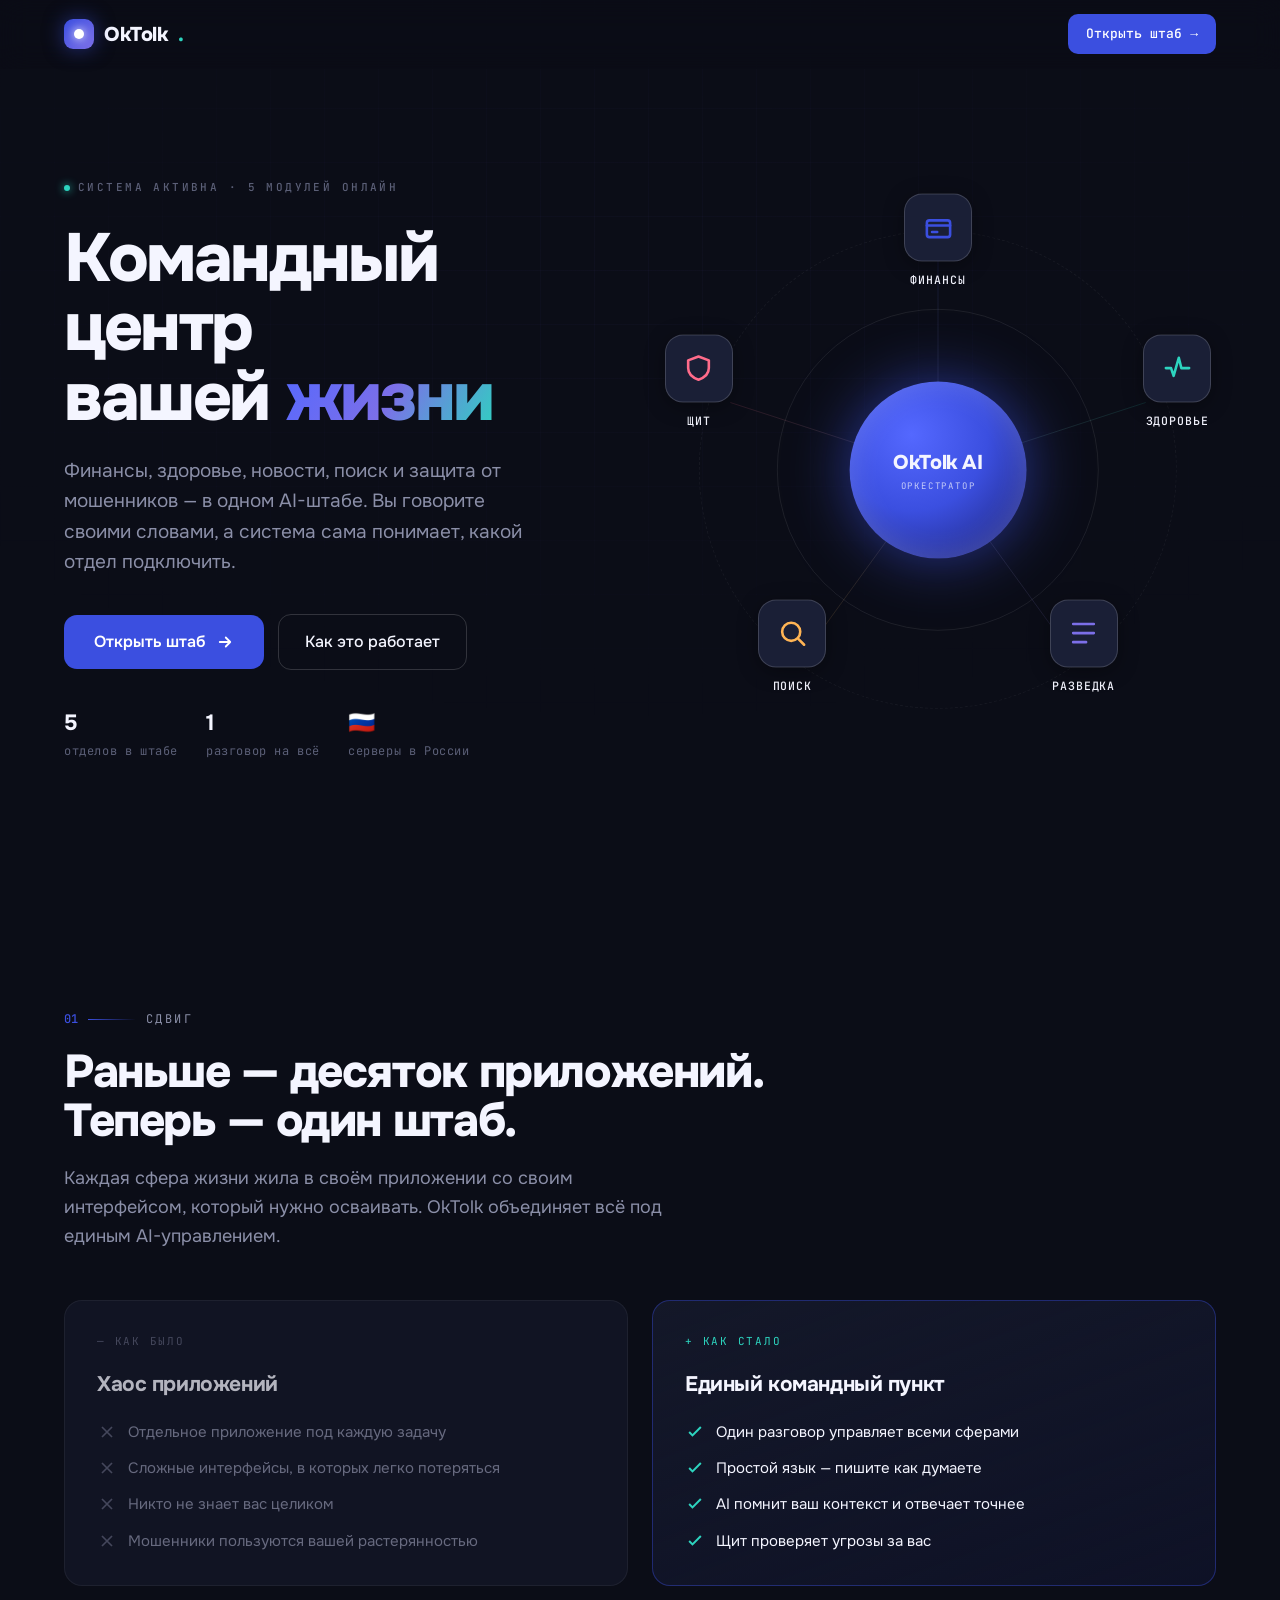
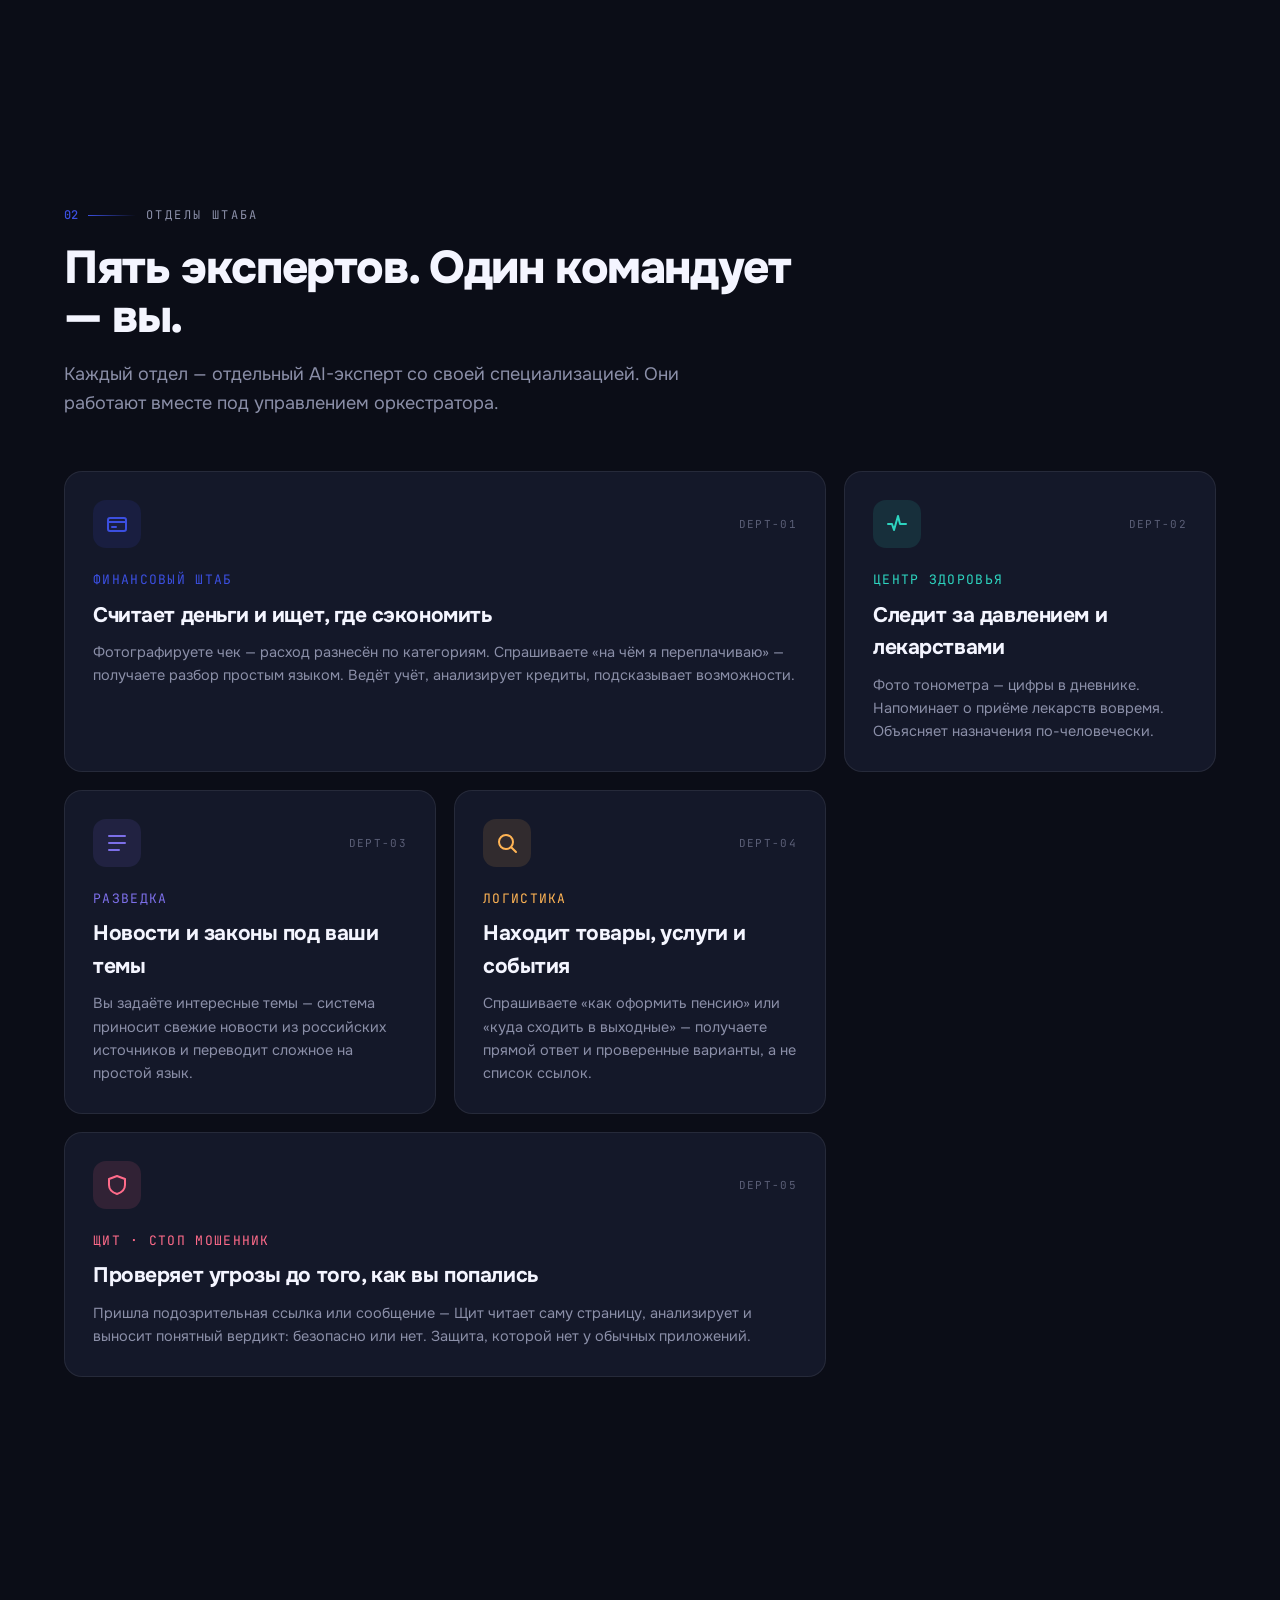
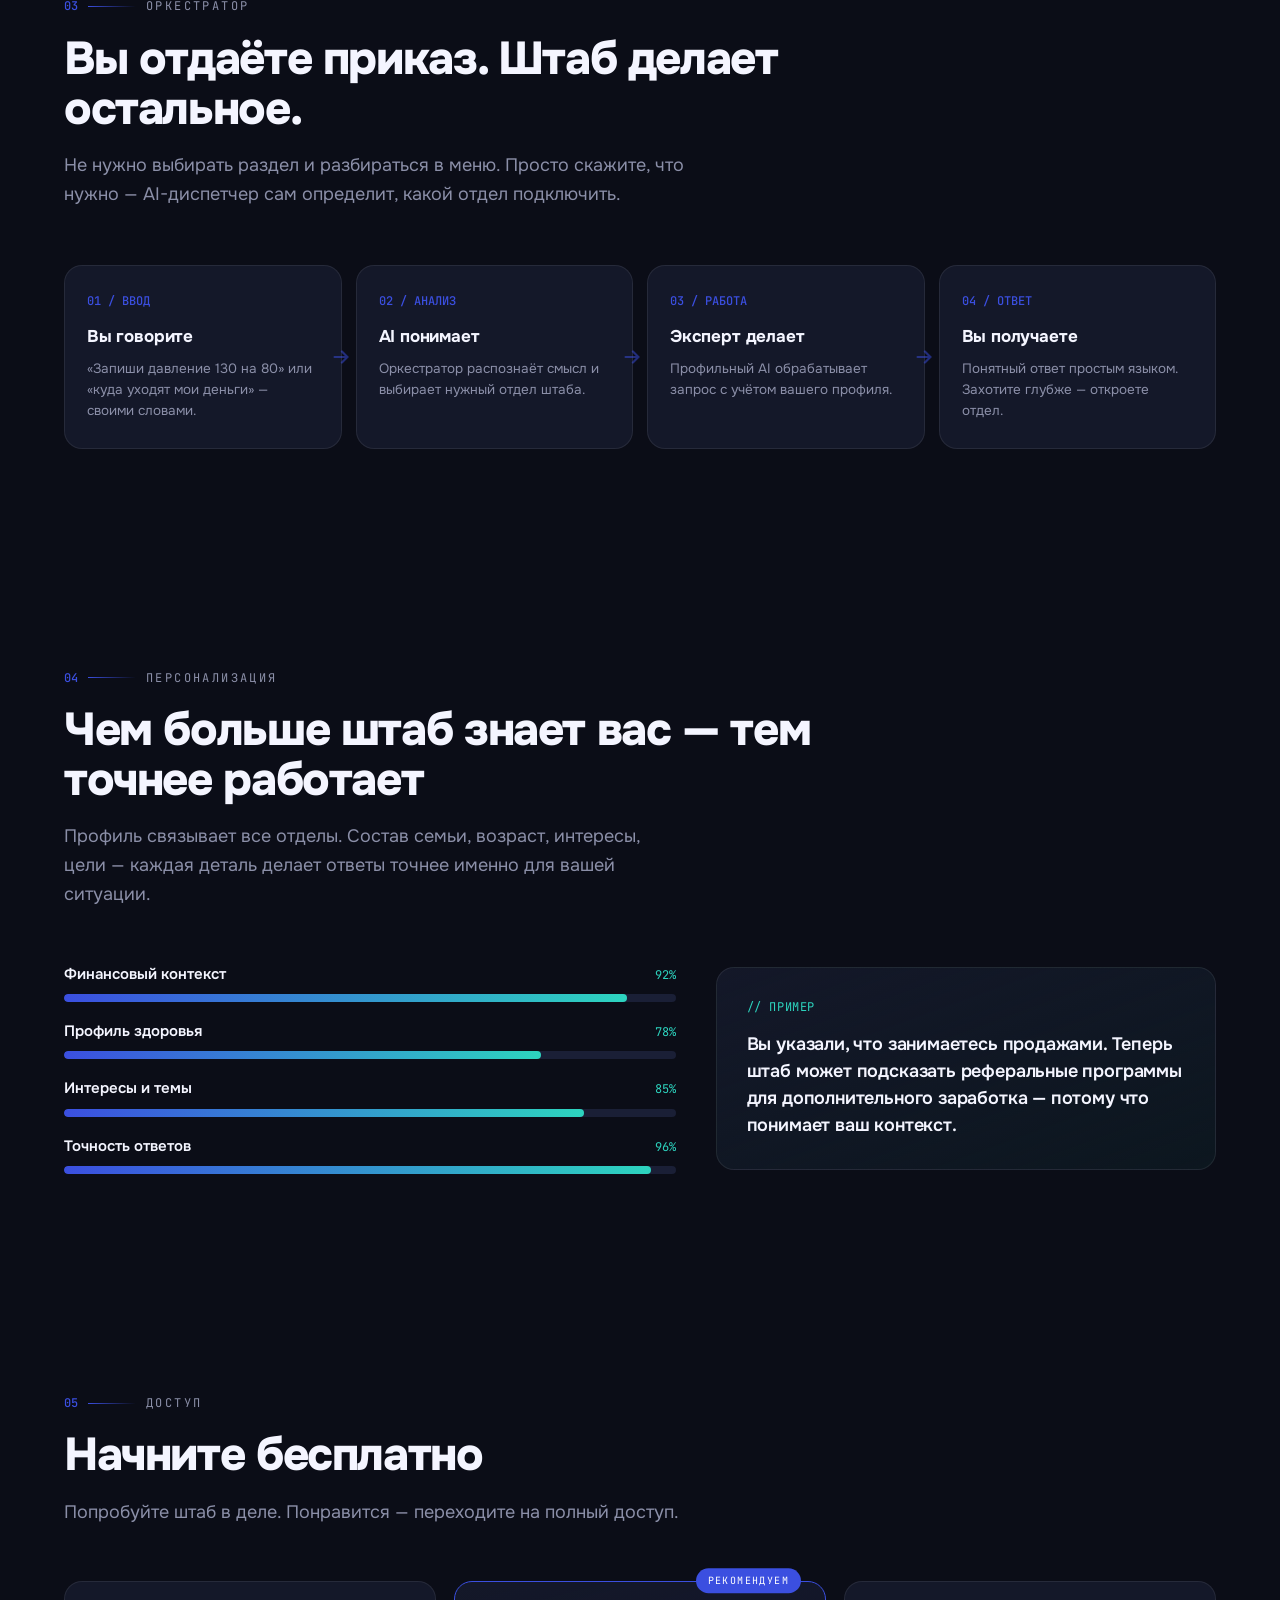
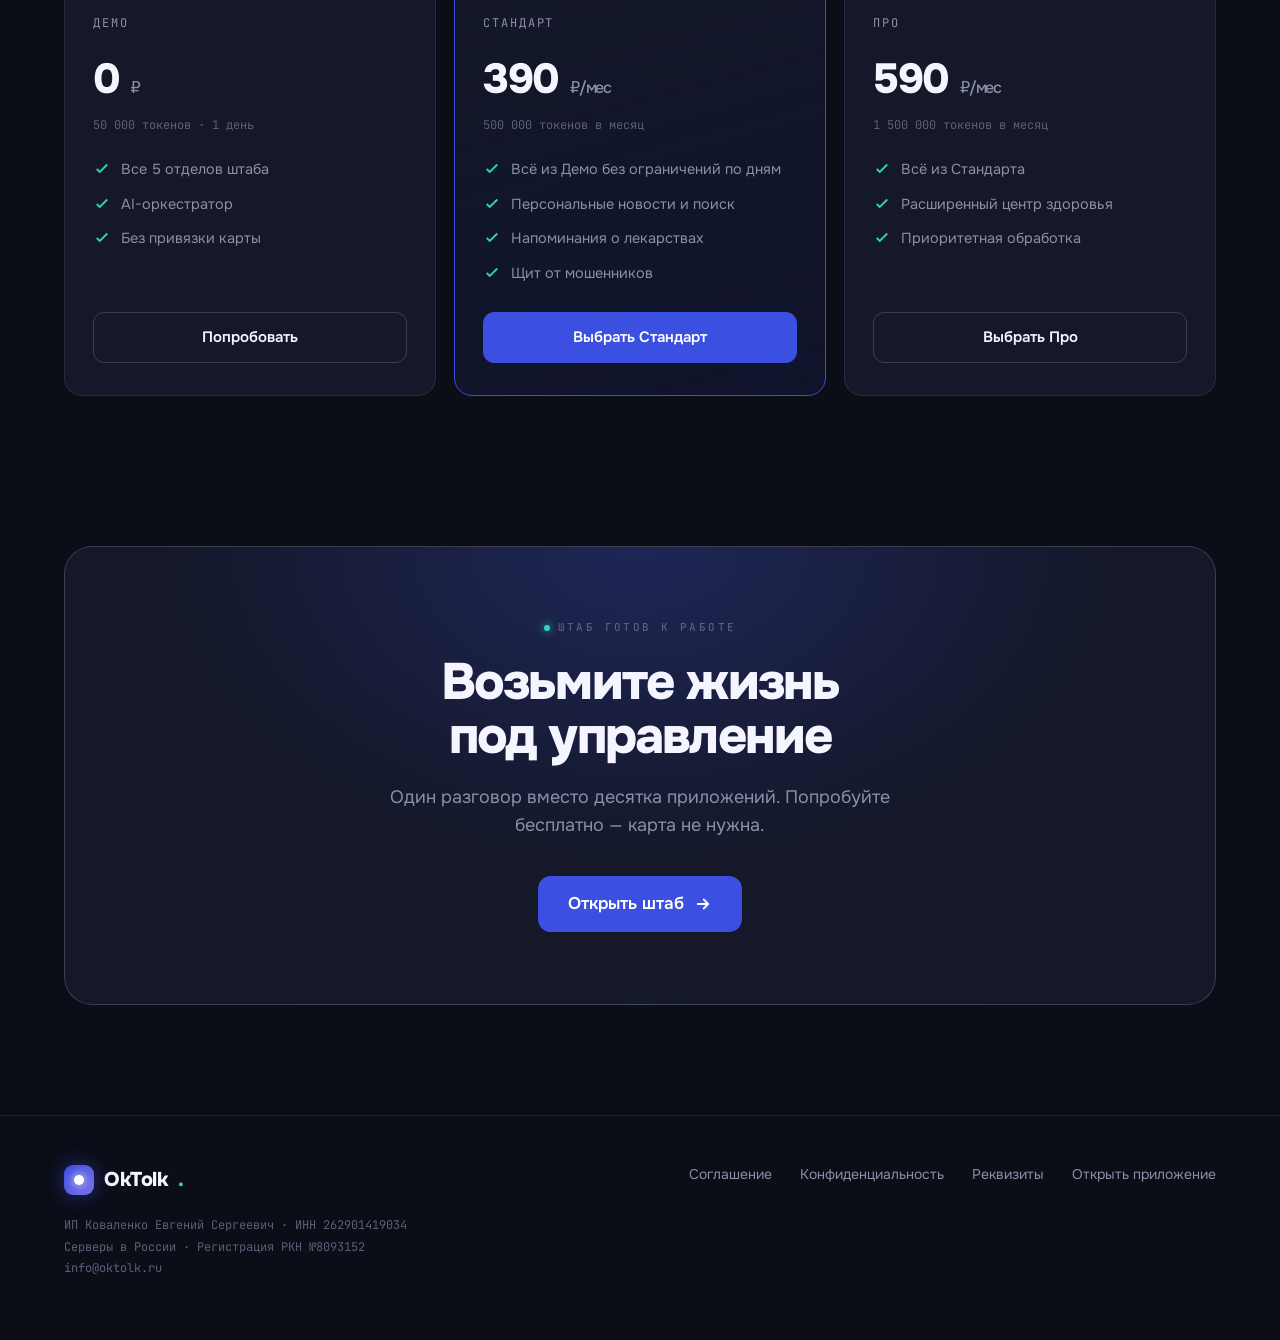
<file: landing_v2.html>
<!DOCTYPE html>
<html lang="ru">
<head>
<meta charset="UTF-8">
<meta name="viewport" content="width=device-width, initial-scale=1, viewport-fit=cover">
<title>OkTolk — командный центр вашей жизни. AI управляет финансами, здоровьем и защитой</title>
<meta name="description" content="OkTolk — персональный AI-штаб. Один разговор управляет финансами, здоровьем, новостями, поиском и защитой от мошенников. Простым языком, серверы в России.">
<meta name="theme-color" content="#0B0D17">
<link rel="canonical" href="https://oktolk.ru/">

<!-- Open Graph -->
<meta property="og:type" content="website">
<meta property="og:url" content="https://oktolk.ru/">
<meta property="og:title" content="OkTolk — командный центр вашей жизни">
<meta property="og:description" content="Один AI-штаб управляет финансами, здоровьем, новостями, поиском и защитой от мошенников.">
<meta property="og:image" content="https://oktolk.ru/og-image.png">

<link rel="preload" href="/vendor/fonts/onest-cyrillic-800-normal.woff2" as="font" type="font/woff2" crossorigin>
<link rel="preload" href="/vendor/fonts/onest-cyrillic-400-normal.woff2" as="font" type="font/woff2" crossorigin>

<style>
/* ===== self-hosted fonts (мгновенная загрузка, без Google Fonts) ===== */
/* Onest */
@font-face{font-family:'Onest';font-weight:400;font-display:swap;src:url('/vendor/fonts/onest-cyrillic-400-normal.woff2') format('woff2');unicode-range:U+0301,U+0400-045F,U+0490-0491,U+04B0-04B1,U+2116}
@font-face{font-family:'Onest';font-weight:400;font-display:swap;src:url('/vendor/fonts/onest-latin-400-normal.woff2') format('woff2');unicode-range:U+0000-00FF,U+0131,U+0152-0153,U+02BB-02BC,U+02C6,U+02DA,U+02DC,U+2000-206F,U+2074,U+20AC,U+2122,U+2191,U+2193,U+2212,U+2215,U+FEFF,U+FFFD}
@font-face{font-family:'Onest';font-weight:500;font-display:swap;src:url('/vendor/fonts/onest-cyrillic-500-normal.woff2') format('woff2');unicode-range:U+0301,U+0400-045F,U+0490-0491,U+04B0-04B1,U+2116}
@font-face{font-family:'Onest';font-weight:500;font-display:swap;src:url('/vendor/fonts/onest-latin-500-normal.woff2') format('woff2');unicode-range:U+0000-00FF,U+0131,U+0152-0153,U+2000-206F,U+20AC,U+2122,U+2212}
@font-face{font-family:'Onest';font-weight:600;font-display:swap;src:url('/vendor/fonts/onest-cyrillic-600-normal.woff2') format('woff2');unicode-range:U+0301,U+0400-045F,U+0490-0491,U+04B0-04B1,U+2116}
@font-face{font-family:'Onest';font-weight:600;font-display:swap;src:url('/vendor/fonts/onest-latin-600-normal.woff2') format('woff2');unicode-range:U+0000-00FF,U+0131,U+0152-0153,U+2000-206F,U+20AC,U+2122,U+2212}
@font-face{font-family:'Onest';font-weight:700;font-display:swap;src:url('/vendor/fonts/onest-cyrillic-700-normal.woff2') format('woff2');unicode-range:U+0301,U+0400-045F,U+0490-0491,U+04B0-04B1,U+2116}
@font-face{font-family:'Onest';font-weight:700;font-display:swap;src:url('/vendor/fonts/onest-latin-700-normal.woff2') format('woff2');unicode-range:U+0000-00FF,U+0131,U+0152-0153,U+2000-206F,U+20AC,U+2122,U+2212}
@font-face{font-family:'Onest';font-weight:800;font-display:swap;src:url('/vendor/fonts/onest-cyrillic-800-normal.woff2') format('woff2');unicode-range:U+0301,U+0400-045F,U+0490-0491,U+04B0-04B1,U+2116}
@font-face{font-family:'Onest';font-weight:800;font-display:swap;src:url('/vendor/fonts/onest-latin-800-normal.woff2') format('woff2');unicode-range:U+0000-00FF,U+0131,U+0152-0153,U+2000-206F,U+20AC,U+2122,U+2212}
/* JetBrains Mono */
@font-face{font-family:'JetBrains Mono';font-weight:400;font-display:swap;src:url('/vendor/fonts/jetbrains-mono-cyrillic-400-normal.woff2') format('woff2');unicode-range:U+0301,U+0400-045F,U+0490-0491,U+04B0-04B1,U+2116}
@font-face{font-family:'JetBrains Mono';font-weight:400;font-display:swap;src:url('/vendor/fonts/jetbrains-mono-latin-400-normal.woff2') format('woff2');unicode-range:U+0000-00FF,U+0131,U+0152-0153,U+2000-206F,U+20AC,U+2122,U+2212}
@font-face{font-family:'JetBrains Mono';font-weight:500;font-display:swap;src:url('/vendor/fonts/jetbrains-mono-cyrillic-500-normal.woff2') format('woff2');unicode-range:U+0301,U+0400-045F,U+0490-0491,U+04B0-04B1,U+2116}
@font-face{font-family:'JetBrains Mono';font-weight:500;font-display:swap;src:url('/vendor/fonts/jetbrains-mono-latin-500-normal.woff2') format('woff2');unicode-range:U+0000-00FF,U+0131,U+0152-0153,U+2000-206F,U+20AC,U+2122,U+2212}
@font-face{font-family:'JetBrains Mono';font-weight:700;font-display:swap;src:url('/vendor/fonts/jetbrains-mono-cyrillic-700-normal.woff2') format('woff2');unicode-range:U+0301,U+0400-045F,U+0490-0491,U+04B0-04B1,U+2116}
@font-face{font-family:'JetBrains Mono';font-weight:700;font-display:swap;src:url('/vendor/fonts/jetbrains-mono-latin-700-normal.woff2') format('woff2');unicode-range:U+0000-00FF,U+0131,U+0152-0153,U+2000-206F,U+20AC,U+2122,U+2212}

:root{
  --void:#0B0D17;
  --void-2:#0E1120;
  --surface:#141829;
  --surface-2:#1A1F36;
  --signal:#3B4FE0;
  --signal-bright:#5468FF;
  --violet:#7C6FE8;
  --pulse:#2DD4BF;
  --amber:#FFB454;
  --rose:#FF6B8A;
  --text:#F4F5FF;
  --muted:#8B8FA8;
  --faint:#5B5F77;
  --line:rgba(255,255,255,0.08);
  --line-bright:rgba(255,255,255,0.16);
  --display:'Onest',system-ui,sans-serif;
  --mono:'JetBrains Mono','SF Mono',monospace;
  --r:18px;
}

*{margin:0;padding:0;box-sizing:border-box}
html{scroll-behavior:smooth}
body{
  background:var(--void);
  color:var(--text);
  font-family:var(--display);
  font-weight:400;
  line-height:1.55;
  overflow-x:hidden;
  -webkit-font-smoothing:antialiased;
  text-rendering:optimizeLegibility;
}
::selection{background:var(--signal);color:#fff}

/* ambient grid backdrop */
body::before{
  content:'';
  position:fixed;inset:0;
  background-image:
    linear-gradient(rgba(123,111,232,0.035) 1px, transparent 1px),
    linear-gradient(90deg, rgba(123,111,232,0.035) 1px, transparent 1px);
  background-size:54px 54px;
  mask-image:radial-gradient(ellipse 90% 70% at 50% 30%, #000 0%, transparent 75%);
  pointer-events:none;z-index:0;
}

a{color:inherit;text-decoration:none}
.wrap{max-width:1200px;margin:0 auto;padding:0 24px;position:relative;z-index:1}

/* ============ telemetry label ============ */
.tele{
  font-family:var(--mono);
  font-size:11px;
  letter-spacing:0.22em;
  text-transform:uppercase;
  color:var(--faint);
  font-weight:500;
}
.tele-dot{
  display:inline-block;width:6px;height:6px;border-radius:50%;
  background:var(--pulse);margin-right:8px;vertical-align:middle;
  box-shadow:0 0 8px var(--pulse);
  animation:blink 2.4s ease-in-out infinite;
}
@keyframes blink{0%,100%{opacity:1}50%{opacity:0.3}}

/* ============ nav ============ */
nav{
  position:fixed;top:0;left:0;right:0;z-index:50;
  backdrop-filter:blur(14px);
  background:rgba(11,13,23,0.6);
  border-bottom:1px solid transparent;
  transition:border-color .3s, background .3s;
}
nav.scrolled{border-bottom-color:var(--line);background:rgba(11,13,23,0.85)}
.nav-in{max-width:1200px;margin:0 auto;padding:14px 24px;display:flex;align-items:center;justify-content:space-between}
.logo{display:flex;align-items:center;gap:10px;font-weight:800;font-size:20px;letter-spacing:-0.02em}
.logo-mark{
  width:30px;height:30px;border-radius:9px;position:relative;
  background:linear-gradient(135deg,var(--signal),var(--violet));
  display:grid;place-items:center;
  box-shadow:0 0 20px rgba(59,79,224,0.5);
}
.logo-mark::after{content:'';width:10px;height:10px;border-radius:50%;background:#fff;box-shadow:0 0 10px #fff}
.logo-dot{color:var(--pulse)}
.nav-cta{
  font-family:var(--mono);font-size:13px;font-weight:500;
  padding:10px 18px;border-radius:10px;
  background:var(--signal);color:#fff;
  transition:transform .2s, box-shadow .2s;
  box-shadow:0 0 0 rgba(59,79,224,0);
}
.nav-cta:hover{transform:translateY(-2px);box-shadow:0 8px 24px rgba(59,79,224,0.4)}

/* ============ hero ============ */
.hero{
  min-height:100vh;
  display:flex;align-items:center;
  padding:120px 0 80px;
  position:relative;
}
.hero-grid{
  display:grid;
  grid-template-columns:1fr 1fr;
  gap:40px;align-items:center;width:100%;
}
.hero-status{margin-bottom:28px}
.hero h1{
  font-size:clamp(38px,5.4vw,68px);
  font-weight:800;
  line-height:1.02;
  letter-spacing:-0.035em;
  margin-bottom:24px;
}
.hero h1 .accent{
  background:linear-gradient(120deg,var(--signal-bright),var(--violet),var(--pulse));
  -webkit-background-clip:text;background-clip:text;color:transparent;
}
.hero-sub{
  font-size:clamp(16px,1.6vw,19px);
  color:var(--muted);
  max-width:480px;
  margin-bottom:36px;
  line-height:1.6;
}
.hero-actions{display:flex;gap:14px;flex-wrap:wrap;align-items:center}
.btn-primary{
  font-size:16px;font-weight:600;
  padding:15px 30px;border-radius:13px;
  background:var(--signal);color:#fff;
  display:inline-flex;align-items:center;gap:10px;
  transition:transform .2s,box-shadow .25s;
  box-shadow:0 0 0 rgba(59,79,224,0);
}
.btn-primary:hover{transform:translateY(-3px);box-shadow:0 14px 38px rgba(59,79,224,0.45)}
.btn-ghost{
  font-size:16px;font-weight:500;
  padding:15px 26px;border-radius:13px;
  border:1px solid var(--line-bright);color:var(--text);
  transition:border-color .2s,background .2s;
}
.btn-ghost:hover{border-color:var(--signal);background:rgba(59,79,224,0.08)}
.hero-meta{
  margin-top:36px;display:flex;gap:28px;flex-wrap:wrap;
}
.hero-meta-item{font-family:var(--mono);font-size:12px;color:var(--faint);letter-spacing:0.05em}
.hero-meta-item b{display:block;font-family:var(--display);font-size:22px;font-weight:700;color:var(--text);letter-spacing:-0.02em;margin-bottom:2px}

/* ============ orbital core (signature) ============ */
.console{
  position:relative;
  aspect-ratio:1;
  width:100%;max-width:520px;
  margin:0 auto;
}
#orbitCanvas{position:absolute;inset:0;width:100%;height:100%;z-index:1}
.core{
  position:absolute;top:50%;left:50%;transform:translate(-50%,-50%);
  width:34%;aspect-ratio:1;border-radius:50%;z-index:3;
  background:radial-gradient(circle at 35% 30%,var(--signal-bright),var(--signal) 45%,#1A1F6E 100%);
  box-shadow:0 0 60px rgba(59,79,224,0.6),inset 0 0 30px rgba(255,255,255,0.18);
  display:grid;place-items:center;
  animation:breathe 4s ease-in-out infinite;
}
@keyframes breathe{0%,100%{transform:translate(-50%,-50%) scale(1)}50%{transform:translate(-50%,-50%) scale(1.06)}}
.core-label{text-align:center}
.core-label .ai{font-weight:800;font-size:clamp(15px,2vw,20px);letter-spacing:-0.02em}
.core-label .sub{font-family:var(--mono);font-size:9px;letter-spacing:0.2em;color:rgba(255,255,255,0.7);text-transform:uppercase;margin-top:2px}
.core-ring{
  position:absolute;top:50%;left:50%;transform:translate(-50%,-50%);
  border-radius:50%;border:1px solid var(--line);z-index:2;
}
.core-ring.r1{width:62%;aspect-ratio:1;animation:spin 28s linear infinite}
.core-ring.r2{width:92%;aspect-ratio:1;border-style:dashed;border-color:rgba(255,255,255,0.05);animation:spin 50s linear infinite reverse}
@keyframes spin{to{transform:translate(-50%,-50%) rotate(360deg)}}

.node{
  position:absolute;z-index:4;
  width:104px;
  transform:translate(-50%,-50%);
  text-align:center;
  cursor:default;
}
.node-chip{
  width:68px;height:68px;border-radius:18px;margin:0 auto 9px;
  background:var(--surface-2);
  border:1px solid var(--line-bright);
  display:grid;place-items:center;
  transition:transform .3s,border-color .3s,box-shadow .3s;
  position:relative;
  box-shadow:0 4px 20px rgba(0,0,0,0.35);
}
.node:hover .node-chip{transform:translateY(-4px);border-color:var(--clr);box-shadow:0 8px 30px var(--glow)}
.node-chip svg{width:31px;height:31px;stroke:var(--clr)}
.node-name{font-family:var(--mono);font-size:11.5px;letter-spacing:0.08em;color:var(--text);text-transform:uppercase;font-weight:500}

/* node positions on orbit (~46% radius) */
.node.n1{top:6%;left:50%}
.node.n2{top:33%;left:96%}
.node.n3{top:84%;left:78%}
.node.n4{top:84%;left:22%}
.node.n5{top:33%;left:4%}

/* ============ section base ============ */
section{position:relative;z-index:1}
.sec{padding:110px 0}
.eyebrow{display:flex;align-items:center;gap:10px;margin-bottom:18px}
.eyebrow .num{font-family:var(--mono);font-size:12px;color:var(--signal);font-weight:500}
.eyebrow .line{height:1px;width:48px;background:linear-gradient(90deg,var(--signal),transparent)}
.eyebrow .txt{font-family:var(--mono);font-size:12px;letter-spacing:0.2em;text-transform:uppercase;color:var(--muted)}
.sec-title{font-size:clamp(28px,3.6vw,46px);font-weight:800;letter-spacing:-0.03em;line-height:1.08;margin-bottom:18px;max-width:760px}
.sec-lead{font-size:clamp(16px,1.5vw,18px);color:var(--muted);max-width:620px;line-height:1.6}

/* reveal */
.reveal{opacity:0;transform:translateY(28px);transition:opacity .7s cubic-bezier(.2,.7,.3,1),transform .7s cubic-bezier(.2,.7,.3,1)}
.reveal.in{opacity:1;transform:none}

/* ============ shift (before/after) ============ */
.shift{display:grid;grid-template-columns:1fr 1fr;gap:24px;margin-top:50px}
.shift-card{
  border-radius:var(--r);padding:32px;border:1px solid var(--line);
  background:var(--surface);position:relative;overflow:hidden;
}
.shift-card.before{opacity:0.72}
.shift-card.after{border-color:rgba(59,79,224,0.4);background:linear-gradient(160deg,var(--surface),rgba(59,79,224,0.08))}
.shift-tag{font-family:var(--mono);font-size:11px;letter-spacing:0.16em;text-transform:uppercase;margin-bottom:18px}
.shift-card.before .shift-tag{color:var(--faint)}
.shift-card.after .shift-tag{color:var(--pulse)}
.shift-list{list-style:none;display:flex;flex-direction:column;gap:13px}
.shift-list li{display:flex;align-items:flex-start;gap:11px;font-size:15px;color:var(--muted)}
.shift-card.after .shift-list li{color:var(--text)}
.shift-ic{flex-shrink:0;width:20px;height:20px;margin-top:1px}
.shift-h{font-size:21px;font-weight:700;letter-spacing:-0.02em;margin-bottom:20px}

/* ============ departments ============ */
.depts{display:grid;grid-template-columns:repeat(3,1fr);gap:18px;margin-top:54px}
.dept{
  border-radius:var(--r);padding:28px;
  background:var(--surface);border:1px solid var(--line);
  position:relative;overflow:hidden;
  transition:transform .35s,border-color .35s;
}
.dept::before{
  content:'';position:absolute;top:0;left:0;right:0;height:2px;
  background:var(--clr);transform:scaleX(0);transform-origin:left;transition:transform .4s;
}
.dept:hover{transform:translateY(-6px);border-color:var(--line-bright)}
.dept:hover::before{transform:scaleX(1)}
.dept.span2{grid-column:span 2}
.dept-head{display:flex;align-items:center;justify-content:space-between;margin-bottom:22px}
.dept-ic{width:48px;height:48px;border-radius:13px;display:grid;place-items:center;background:var(--bg-soft)}
.dept-ic svg{width:24px;height:24px;stroke:var(--clr)}
.dept-code{font-family:var(--mono);font-size:11px;letter-spacing:0.12em;color:var(--faint)}
.dept-name{font-size:13px;font-family:var(--mono);letter-spacing:0.1em;text-transform:uppercase;color:var(--clr);margin-bottom:8px}
.dept-h{font-size:21px;font-weight:700;letter-spacing:-0.02em;margin-bottom:10px}
.dept-p{font-size:14.5px;color:var(--muted);line-height:1.6}

/* ============ flow (orchestrator) ============ */
.flow{margin-top:56px;display:grid;grid-template-columns:repeat(4,1fr);gap:14px;position:relative}
.flow-step{
  border-radius:var(--r);padding:26px 22px;
  background:var(--surface);border:1px solid var(--line);
  position:relative;
}
.flow-step .fs-num{font-family:var(--mono);font-size:12px;color:var(--signal);margin-bottom:14px;font-weight:500}
.flow-step .fs-h{font-size:17px;font-weight:700;margin-bottom:8px;letter-spacing:-0.01em}
.flow-step .fs-p{font-size:13.5px;color:var(--muted);line-height:1.55}
.flow-arrow{position:absolute;top:50%;right:-11px;transform:translateY(-50%);z-index:2;color:var(--signal);opacity:0.5}

/* ============ personalize ============ */
.pers{margin-top:54px;display:grid;grid-template-columns:1.1fr 0.9fr;gap:40px;align-items:center}
.pers-bars{display:flex;flex-direction:column;gap:18px}
.pbar{display:flex;flex-direction:column;gap:8px}
.pbar-top{display:flex;justify-content:space-between;align-items:baseline}
.pbar-name{font-size:15px;font-weight:600}
.pbar-val{font-family:var(--mono);font-size:12px;color:var(--pulse)}
.pbar-track{height:8px;border-radius:4px;background:var(--surface-2);overflow:hidden}
.pbar-fill{height:100%;border-radius:4px;width:0;background:linear-gradient(90deg,var(--signal),var(--pulse));transition:width 1.3s cubic-bezier(.2,.7,.3,1)}
.pers-note{
  border-radius:var(--r);padding:30px;border:1px solid var(--line);
  background:linear-gradient(160deg,var(--surface),rgba(45,212,191,0.05));
}
.pers-note .pn-q{font-family:var(--mono);font-size:12px;color:var(--pulse);margin-bottom:14px;letter-spacing:0.05em}
.pers-note .pn-t{font-size:18px;font-weight:600;line-height:1.5;letter-spacing:-0.01em}

/* ============ pricing ============ */
.tiers{display:grid;grid-template-columns:repeat(3,1fr);gap:18px;margin-top:54px}
.tier{
  border-radius:var(--r);padding:32px 28px;
  background:var(--surface);border:1px solid var(--line);
  display:flex;flex-direction:column;
}
.tier.feat{border-color:var(--signal);background:linear-gradient(165deg,var(--surface),rgba(59,79,224,0.1));position:relative}
.tier.feat::after{
  content:'Рекомендуем';position:absolute;top:-1px;right:24px;transform:translateY(-50%);
  font-family:var(--mono);font-size:10px;letter-spacing:0.14em;text-transform:uppercase;
  background:var(--signal);color:#fff;padding:5px 12px;border-radius:20px;
}
.tier-name{font-family:var(--mono);font-size:12px;letter-spacing:0.16em;text-transform:uppercase;color:var(--muted);margin-bottom:14px}
.tier-price{font-size:42px;font-weight:800;letter-spacing:-0.03em;margin-bottom:4px}
.tier-price span{font-size:16px;font-weight:500;color:var(--muted)}
.tier-tok{font-family:var(--mono);font-size:12px;color:var(--faint);margin-bottom:24px}
.tier-feats{list-style:none;display:flex;flex-direction:column;gap:12px;margin-bottom:28px;flex:1}
.tier-feats li{display:flex;align-items:flex-start;gap:10px;font-size:14.5px;color:var(--muted)}
.tier-feats li svg{flex-shrink:0;width:18px;height:18px;stroke:var(--pulse);margin-top:2px}
.tier-btn{
  text-align:center;padding:13px;border-radius:11px;font-weight:600;font-size:15px;
  border:1px solid var(--line-bright);transition:all .2s;
}
.tier-btn:hover{border-color:var(--signal);background:rgba(59,79,224,0.1)}
.tier.feat .tier-btn{background:var(--signal);border-color:var(--signal);color:#fff}
.tier.feat .tier-btn:hover{transform:translateY(-2px);box-shadow:0 10px 28px rgba(59,79,224,0.4)}

/* ============ final cta ============ */
.final{
  margin:40px 0 110px;border-radius:28px;padding:72px 48px;text-align:center;
  background:
    radial-gradient(ellipse 60% 100% at 50% 0%,rgba(59,79,224,0.25),transparent 70%),
    var(--surface);
  border:1px solid var(--line-bright);position:relative;overflow:hidden;
}
.final h2{font-size:clamp(30px,4vw,52px);font-weight:800;letter-spacing:-0.035em;line-height:1.05;margin-bottom:20px}
.final p{font-size:18px;color:var(--muted);max-width:520px;margin:0 auto 36px}

/* ============ footer ============ */
footer{border-top:1px solid var(--line);padding:48px 0 60px}
.foot-in{display:flex;justify-content:space-between;align-items:flex-start;flex-wrap:wrap;gap:30px}
.foot-links{display:flex;gap:28px;flex-wrap:wrap}
.foot-links a{font-size:14px;color:var(--muted);transition:color .2s}
.foot-links a:hover{color:var(--text)}
.foot-legal{font-family:var(--mono);font-size:12px;color:var(--faint);line-height:1.8;margin-top:20px;max-width:560px}

/* ============ responsive ============ */
@media(max-width:920px){
  .hero-grid{grid-template-columns:1fr;gap:50px}
  .console{order:-1;max-width:380px}
  .depts{grid-template-columns:1fr 1fr}
  .dept.span2{grid-column:span 2}
  .flow{grid-template-columns:1fr 1fr}
  .flow-arrow{display:none}
  .pers{grid-template-columns:1fr;gap:28px}
  .tiers{grid-template-columns:1fr;max-width:440px;margin-left:auto;margin-right:auto}
}
@media(max-width:600px){
  .wrap{padding:0 18px}
  .sec{padding:80px 0}
  .shift{grid-template-columns:1fr}
  .depts{grid-template-columns:1fr}
  .dept.span2{grid-column:span 1}
  .flow{grid-template-columns:1fr}
  .console{max-width:320px}
  .node{width:80px}
  .node-chip{width:54px;height:54px}
  .node-chip svg{width:25px;height:25px}
  .node-name{font-size:10px}
  .hero-meta{gap:20px}
  .final{padding:52px 26px}
  .nav-cta{padding:9px 14px;font-size:12px}
}
@media(prefers-reduced-motion:reduce){
  *{animation:none!important;transition:none!important}
  .reveal{opacity:1;transform:none}
}
</style>
</head>
<body>

<nav id="nav">
  <div class="nav-in">
    <a href="#" class="logo"><span class="logo-mark"></span>OkTolk<span class="logo-dot">.</span></a>
    <a href="/app" class="nav-cta">Открыть штаб →</a>
  </div>
</nav>

<!-- ===================== HERO ===================== -->
<header class="hero">
  <div class="wrap">
    <div class="hero-grid">
      <div class="hero-copy">
        <div class="hero-status tele reveal"><span class="tele-dot"></span>Система активна · 5 модулей онлайн</div>
        <h1 class="reveal">Командный центр<br>вашей <span class="accent">жизни</span></h1>
        <p class="hero-sub reveal">Финансы, здоровье, новости, поиск и защита от мошенников — в одном AI-штабе. Вы говорите своими словами, а система сама понимает, какой отдел подключить.</p>
        <div class="hero-actions reveal">
          <a href="/app" class="btn-primary">Открыть штаб
            <svg width="18" height="18" viewBox="0 0 24 24" fill="none" stroke="currentColor" stroke-width="2.4" stroke-linecap="round" stroke-linejoin="round"><path d="M5 12h14M13 6l6 6-6 6"/></svg>
          </a>
          <a href="#how" class="btn-ghost">Как это работает</a>
        </div>
        <div class="hero-meta reveal">
          <div class="hero-meta-item"><b>5</b>отделов в штабе</div>
          <div class="hero-meta-item"><b>1</b>разговор на всё</div>
          <div class="hero-meta-item"><b>🇷🇺</b>серверы в России</div>
        </div>
      </div>

      <!-- signature: orbital console -->
      <div class="console" id="console">
        <canvas id="orbitCanvas"></canvas>
        <div class="core-ring r1"></div>
        <div class="core-ring r2"></div>
        <div class="core">
          <div class="core-label">
            <div class="ai">OkTolk AI</div>
            <div class="sub">оркестратор</div>
          </div>
        </div>
        <!-- modules -->
        <div class="node n1" style="--clr:var(--signal);--glow:rgba(59,79,224,.4)">
          <div class="node-chip"><svg fill="none" stroke-width="2" stroke-linecap="round" stroke-linejoin="round" viewBox="0 0 24 24"><rect x="3" y="6" width="18" height="13" rx="2"/><path d="M3 10h18M7 15h4"/></svg></div>
          <div class="node-name">Финансы</div>
        </div>
        <div class="node n2" style="--clr:var(--pulse);--glow:rgba(45,212,191,.4)">
          <div class="node-chip"><svg fill="none" stroke-width="2" stroke-linecap="round" stroke-linejoin="round" viewBox="0 0 24 24"><path d="M3 12h4l2 6 4-14 2 8h6"/></svg></div>
          <div class="node-name">Здоровье</div>
        </div>
        <div class="node n3" style="--clr:var(--violet);--glow:rgba(124,111,232,.4)">
          <div class="node-chip"><svg fill="none" stroke-width="2" stroke-linecap="round" stroke-linejoin="round" viewBox="0 0 24 24"><path d="M4 5h16M4 12h16M4 19h10"/></svg></div>
          <div class="node-name">Разведка</div>
        </div>
        <div class="node n4" style="--clr:var(--amber);--glow:rgba(255,180,84,.4)">
          <div class="node-chip"><svg fill="none" stroke-width="2" stroke-linecap="round" stroke-linejoin="round" viewBox="0 0 24 24"><circle cx="11" cy="11" r="7"/><path d="M21 21l-4.3-4.3"/></svg></div>
          <div class="node-name">Поиск</div>
        </div>
        <div class="node n5" style="--clr:var(--rose);--glow:rgba(255,107,138,.4)">
          <div class="node-chip"><svg fill="none" stroke-width="2" stroke-linecap="round" stroke-linejoin="round" viewBox="0 0 24 24"><path d="M12 3l8 3v6c0 4.5-3.5 7.5-8 9-4.5-1.5-8-4.5-8-9V6z"/></svg></div>
          <div class="node-name">Щит</div>
        </div>
      </div>
    </div>
  </div>
</header>

<!-- ===================== SHIFT ===================== -->
<section class="sec">
  <div class="wrap">
    <div class="eyebrow reveal"><span class="num">01</span><span class="line"></span><span class="txt">Сдвиг</span></div>
    <h2 class="sec-title reveal">Раньше — десяток приложений. Теперь — один штаб.</h2>
    <p class="sec-lead reveal">Каждая сфера жизни жила в своём приложении со своим интерфейсом, который нужно осваивать. OkTolk объединяет всё под единым AI-управлением.</p>

    <div class="shift">
      <div class="shift-card before reveal">
        <div class="shift-tag">— Как было</div>
        <div class="shift-h">Хаос приложений</div>
        <ul class="shift-list">
          <li><svg class="shift-ic" fill="none" stroke="var(--faint)" stroke-width="2" viewBox="0 0 24 24"><path d="M6 6l12 12M18 6L6 18"/></svg>Отдельное приложение под каждую задачу</li>
          <li><svg class="shift-ic" fill="none" stroke="var(--faint)" stroke-width="2" viewBox="0 0 24 24"><path d="M6 6l12 12M18 6L6 18"/></svg>Сложные интерфейсы, в которых легко потеряться</li>
          <li><svg class="shift-ic" fill="none" stroke="var(--faint)" stroke-width="2" viewBox="0 0 24 24"><path d="M6 6l12 12M18 6L6 18"/></svg>Никто не знает вас целиком</li>
          <li><svg class="shift-ic" fill="none" stroke="var(--faint)" stroke-width="2" viewBox="0 0 24 24"><path d="M6 6l12 12M18 6L6 18"/></svg>Мошенники пользуются вашей растерянностью</li>
        </ul>
      </div>
      <div class="shift-card after reveal">
        <div class="shift-tag">+ Как стало</div>
        <div class="shift-h">Единый командный пункт</div>
        <ul class="shift-list">
          <li><svg class="shift-ic" fill="none" stroke="var(--pulse)" stroke-width="2.4" viewBox="0 0 24 24"><path d="M5 12l4 4L19 6"/></svg>Один разговор управляет всеми сферами</li>
          <li><svg class="shift-ic" fill="none" stroke="var(--pulse)" stroke-width="2.4" viewBox="0 0 24 24"><path d="M5 12l4 4L19 6"/></svg>Простой язык — пишите как думаете</li>
          <li><svg class="shift-ic" fill="none" stroke="var(--pulse)" stroke-width="2.4" viewBox="0 0 24 24"><path d="M5 12l4 4L19 6"/></svg>AI помнит ваш контекст и отвечает точнее</li>
          <li><svg class="shift-ic" fill="none" stroke="var(--pulse)" stroke-width="2.4" viewBox="0 0 24 24"><path d="M5 12l4 4L19 6"/></svg>Щит проверяет угрозы за вас</li>
        </ul>
      </div>
    </div>
  </div>
</section>

<!-- ===================== DEPARTMENTS ===================== -->
<section class="sec">
  <div class="wrap">
    <div class="eyebrow reveal"><span class="num">02</span><span class="line"></span><span class="txt">Отделы штаба</span></div>
    <h2 class="sec-title reveal">Пять экспертов. Один командует — вы.</h2>
    <p class="sec-lead reveal">Каждый отдел — отдельный AI-эксперт со своей специализацией. Они работают вместе под управлением оркестратора.</p>

    <div class="depts">
      <div class="dept span2 reveal" style="--clr:var(--signal);--bg-soft:rgba(59,79,224,.12)">
        <div class="dept-head">
          <div class="dept-ic"><svg fill="none" stroke-width="2" stroke-linecap="round" stroke-linejoin="round" viewBox="0 0 24 24"><rect x="3" y="6" width="18" height="13" rx="2"/><path d="M3 10h18M7 15h4"/></svg></div>
          <span class="dept-code">DEPT-01</span>
        </div>
        <div class="dept-name">Финансовый штаб</div>
        <div class="dept-h">Считает деньги и ищет, где сэкономить</div>
        <div class="dept-p">Фотографируете чек — расход разнесён по категориям. Спрашиваете «на чём я переплачиваю» — получаете разбор простым языком. Ведёт учёт, анализирует кредиты, подсказывает возможности.</div>
      </div>
      <div class="dept reveal" style="--clr:var(--pulse);--bg-soft:rgba(45,212,191,.12)">
        <div class="dept-head">
          <div class="dept-ic"><svg fill="none" stroke-width="2" stroke-linecap="round" stroke-linejoin="round" viewBox="0 0 24 24"><path d="M3 12h4l2 6 4-14 2 8h6"/></svg></div>
          <span class="dept-code">DEPT-02</span>
        </div>
        <div class="dept-name">Центр здоровья</div>
        <div class="dept-h">Следит за давлением и лекарствами</div>
        <div class="dept-p">Фото тонометра — цифры в дневнике. Напоминает о приёме лекарств вовремя. Объясняет назначения по-человечески.</div>
      </div>
      <div class="dept reveal" style="--clr:var(--violet);--bg-soft:rgba(124,111,232,.12)">
        <div class="dept-head">
          <div class="dept-ic"><svg fill="none" stroke-width="2" stroke-linecap="round" stroke-linejoin="round" viewBox="0 0 24 24"><path d="M4 5h16M4 12h16M4 19h10"/></svg></div>
          <span class="dept-code">DEPT-03</span>
        </div>
        <div class="dept-name">Разведка</div>
        <div class="dept-h">Новости и законы под ваши темы</div>
        <div class="dept-p">Вы задаёте интересные темы — система приносит свежие новости из российских источников и переводит сложное на простой язык.</div>
      </div>
      <div class="dept reveal" style="--clr:var(--amber);--bg-soft:rgba(255,180,84,.12)">
        <div class="dept-head">
          <div class="dept-ic"><svg fill="none" stroke-width="2" stroke-linecap="round" stroke-linejoin="round" viewBox="0 0 24 24"><circle cx="11" cy="11" r="7"/><path d="M21 21l-4.3-4.3"/></svg></div>
          <span class="dept-code">DEPT-04</span>
        </div>
        <div class="dept-name">Логистика</div>
        <div class="dept-h">Находит товары, услуги и события</div>
        <div class="dept-p">Спрашиваете «как оформить пенсию» или «куда сходить в выходные» — получаете прямой ответ и проверенные варианты, а не список ссылок.</div>
      </div>
      <div class="dept span2 reveal" style="--clr:var(--rose);--bg-soft:rgba(255,107,138,.12)">
        <div class="dept-head">
          <div class="dept-ic"><svg fill="none" stroke-width="2" stroke-linecap="round" stroke-linejoin="round" viewBox="0 0 24 24"><path d="M12 3l8 3v6c0 4.5-3.5 7.5-8 9-4.5-1.5-8-4.5-8-9V6z"/></svg></div>
          <span class="dept-code">DEPT-05</span>
        </div>
        <div class="dept-name">Щит · Стоп Мошенник</div>
        <div class="dept-h">Проверяет угрозы до того, как вы попались</div>
        <div class="dept-p">Пришла подозрительная ссылка или сообщение — Щит читает саму страницу, анализирует и выносит понятный вердикт: безопасно или нет. Защита, которой нет у обычных приложений.</div>
      </div>
    </div>
  </div>
</section>

<!-- ===================== HOW (orchestrator) ===================== -->
<section class="sec" id="how">
  <div class="wrap">
    <div class="eyebrow reveal"><span class="num">03</span><span class="line"></span><span class="txt">Оркестратор</span></div>
    <h2 class="sec-title reveal">Вы отдаёте приказ. Штаб делает остальное.</h2>
    <p class="sec-lead reveal">Не нужно выбирать раздел и разбираться в меню. Просто скажите, что нужно — AI-диспетчер сам определит, какой отдел подключить.</p>

    <div class="flow">
      <div class="flow-step reveal">
        <div class="fs-num">01 / ВВОД</div>
        <div class="fs-h">Вы говорите</div>
        <div class="fs-p">«Запиши давление 130 на 80» или «куда уходят мои деньги» — своими словами.</div>
        <svg class="flow-arrow" width="22" height="22" viewBox="0 0 24 24" fill="none" stroke="currentColor" stroke-width="2.4" stroke-linecap="round"><path d="M5 12h14M13 6l6 6-6 6"/></svg>
      </div>
      <div class="flow-step reveal">
        <div class="fs-num">02 / АНАЛИЗ</div>
        <div class="fs-h">AI понимает</div>
        <div class="fs-p">Оркестратор распознаёт смысл и выбирает нужный отдел штаба.</div>
        <svg class="flow-arrow" width="22" height="22" viewBox="0 0 24 24" fill="none" stroke="currentColor" stroke-width="2.4" stroke-linecap="round"><path d="M5 12h14M13 6l6 6-6 6"/></svg>
      </div>
      <div class="flow-step reveal">
        <div class="fs-num">03 / РАБОТА</div>
        <div class="fs-h">Эксперт делает</div>
        <div class="fs-p">Профильный AI обрабатывает запрос с учётом вашего профиля.</div>
        <svg class="flow-arrow" width="22" height="22" viewBox="0 0 24 24" fill="none" stroke="currentColor" stroke-width="2.4" stroke-linecap="round"><path d="M5 12h14M13 6l6 6-6 6"/></svg>
      </div>
      <div class="flow-step reveal">
        <div class="fs-num">04 / ОТВЕТ</div>
        <div class="fs-h">Вы получаете</div>
        <div class="fs-p">Понятный ответ простым языком. Захотите глубже — откроете отдел.</div>
      </div>
    </div>
  </div>
</section>

<!-- ===================== PERSONALIZE ===================== -->
<section class="sec">
  <div class="wrap">
    <div class="eyebrow reveal"><span class="num">04</span><span class="line"></span><span class="txt">Персонализация</span></div>
    <h2 class="sec-title reveal">Чем больше штаб знает вас — тем точнее работает</h2>
    <p class="sec-lead reveal">Профиль связывает все отделы. Состав семьи, возраст, интересы, цели — каждая деталь делает ответы точнее именно для вашей ситуации.</p>

    <div class="pers">
      <div class="pers-bars reveal">
        <div class="pbar"><div class="pbar-top"><span class="pbar-name">Финансовый контекст</span><span class="pbar-val" data-v="92">92%</span></div><div class="pbar-track"><div class="pbar-fill" data-w="92"></div></div></div>
        <div class="pbar"><div class="pbar-top"><span class="pbar-name">Профиль здоровья</span><span class="pbar-val" data-v="78">78%</span></div><div class="pbar-track"><div class="pbar-fill" data-w="78"></div></div></div>
        <div class="pbar"><div class="pbar-top"><span class="pbar-name">Интересы и темы</span><span class="pbar-val" data-v="85">85%</span></div><div class="pbar-track"><div class="pbar-fill" data-w="85"></div></div></div>
        <div class="pbar"><div class="pbar-top"><span class="pbar-name">Точность ответов</span><span class="pbar-val" data-v="96">96%</span></div><div class="pbar-track"><div class="pbar-fill" data-w="96"></div></div></div>
      </div>
      <div class="pers-note reveal">
        <div class="pn-q">// ПРИМЕР</div>
        <div class="pn-t">Вы указали, что занимаетесь продажами. Теперь штаб может подсказать реферальные программы для дополнительного заработка — потому что понимает ваш контекст.</div>
      </div>
    </div>
  </div>
</section>

<!-- ===================== PRICING ===================== -->
<section class="sec">
  <div class="wrap">
    <div class="eyebrow reveal"><span class="num">05</span><span class="line"></span><span class="txt">Доступ</span></div>
    <h2 class="sec-title reveal">Начните бесплатно</h2>
    <p class="sec-lead reveal">Попробуйте штаб в деле. Понравится — переходите на полный доступ.</p>

    <div class="tiers">
      <div class="tier reveal">
        <div class="tier-name">Демо</div>
        <div class="tier-price">0 <span>₽</span></div>
        <div class="tier-tok">50 000 токенов · 1 день</div>
        <ul class="tier-feats">
          <li><svg fill="none" stroke-width="2.4" viewBox="0 0 24 24"><path d="M5 12l4 4L19 6"/></svg>Все 5 отделов штаба</li>
          <li><svg fill="none" stroke-width="2.4" viewBox="0 0 24 24"><path d="M5 12l4 4L19 6"/></svg>AI-оркестратор</li>
          <li><svg fill="none" stroke-width="2.4" viewBox="0 0 24 24"><path d="M5 12l4 4L19 6"/></svg>Без привязки карты</li>
        </ul>
        <a href="/app" class="tier-btn">Попробовать</a>
      </div>
      <div class="tier feat reveal">
        <div class="tier-name">Стандарт</div>
        <div class="tier-price">390 <span>₽/мес</span></div>
        <div class="tier-tok">500 000 токенов в месяц</div>
        <ul class="tier-feats">
          <li><svg fill="none" stroke-width="2.4" viewBox="0 0 24 24"><path d="M5 12l4 4L19 6"/></svg>Всё из Демо без ограничений по дням</li>
          <li><svg fill="none" stroke-width="2.4" viewBox="0 0 24 24"><path d="M5 12l4 4L19 6"/></svg>Персональные новости и поиск</li>
          <li><svg fill="none" stroke-width="2.4" viewBox="0 0 24 24"><path d="M5 12l4 4L19 6"/></svg>Напоминания о лекарствах</li>
          <li><svg fill="none" stroke-width="2.4" viewBox="0 0 24 24"><path d="M5 12l4 4L19 6"/></svg>Щит от мошенников</li>
        </ul>
        <a href="/app" class="tier-btn">Выбрать Стандарт</a>
      </div>
      <div class="tier reveal">
        <div class="tier-name">Про</div>
        <div class="tier-price">590 <span>₽/мес</span></div>
        <div class="tier-tok">1 500 000 токенов в месяц</div>
        <ul class="tier-feats">
          <li><svg fill="none" stroke-width="2.4" viewBox="0 0 24 24"><path d="M5 12l4 4L19 6"/></svg>Всё из Стандарта</li>
          <li><svg fill="none" stroke-width="2.4" viewBox="0 0 24 24"><path d="M5 12l4 4L19 6"/></svg>Расширенный центр здоровья</li>
          <li><svg fill="none" stroke-width="2.4" viewBox="0 0 24 24"><path d="M5 12l4 4L19 6"/></svg>Приоритетная обработка</li>
        </ul>
        <a href="/app" class="tier-btn">Выбрать Про</a>
      </div>
    </div>
  </div>
</section>

<!-- ===================== FINAL CTA ===================== -->
<section class="wrap">
  <div class="final reveal">
    <div class="tele" style="justify-content:center;margin-bottom:20px"><span class="tele-dot"></span>Штаб готов к работе</div>
    <h2>Возьмите жизнь<br>под управление</h2>
    <p>Один разговор вместо десятка приложений. Попробуйте бесплатно — карта не нужна.</p>
    <a href="/app" class="btn-primary" style="font-size:17px">Открыть штаб
      <svg width="18" height="18" viewBox="0 0 24 24" fill="none" stroke="currentColor" stroke-width="2.4" stroke-linecap="round" stroke-linejoin="round"><path d="M5 12h14M13 6l6 6-6 6"/></svg>
    </a>
  </div>
</section>

<!-- ===================== FOOTER ===================== -->
<footer>
  <div class="wrap">
    <div class="foot-in">
      <div>
        <a href="#" class="logo"><span class="logo-mark"></span>OkTolk<span class="logo-dot">.</span></a>
        <div class="foot-legal">
          ИП Коваленко Евгений Сергеевич · ИНН 262901419034<br>
          Серверы в России · Регистрация РКН №8093152<br>
          info@oktolk.ru
        </div>
      </div>
      <div class="foot-links">
        <a href="/terms.html">Соглашение</a>
        <a href="/privacy.html">Конфиденциальность</a>
        <a href="/requisites.html">Реквизиты</a>
        <a href="/app">Открыть приложение</a>
      </div>
    </div>
  </div>
</footer>

<script>
// nav scroll state
const nav=document.getElementById('nav');
addEventListener('scroll',()=>nav.classList.toggle('scrolled',scrollY>20));

// reveal on scroll
const io=new IntersectionObserver((es)=>{
  es.forEach(e=>{if(e.isIntersecting){e.target.classList.add('in');io.unobserve(e.target)}});
},{threshold:0.12,rootMargin:'0px 0px -40px 0px'});
document.querySelectorAll('.reveal').forEach((el,i)=>{
  el.style.transitionDelay=(i%4*0.06)+'s';
  io.observe(el);
});

// personalization bars
const pio=new IntersectionObserver((es)=>{
  es.forEach(e=>{
    if(e.isIntersecting){
      document.querySelectorAll('.pbar-fill').forEach(f=>f.style.width=f.dataset.w+'%');
      pio.disconnect();
    }
  });
},{threshold:0.4});
const pbars=document.querySelector('.pers-bars');
if(pbars)pio.observe(pbars);

// ===== orbital console canvas: data flowing core <-> modules =====
(function(){
  const canvas=document.getElementById('orbitCanvas');
  const ctx=canvas.getContext('2d');
  const consoleEl=document.getElementById('console');
  if(matchMedia('(prefers-reduced-motion:reduce)').matches)return;

  let W,H,cx,cy,nodes=[],particles=[];
  const nodeColors=['#3B4FE0','#2DD4BF','#7C6FE8','#FFB454','#FF6B8A'];
  // node angular positions (match CSS): top, right-up, right-down, left-down, left-up
  const angles=[-90,-18,54,126,198].map(d=>d*Math.PI/180);

  function resize(){
    const r=consoleEl.getBoundingClientRect();
    W=canvas.width=r.width*devicePixelRatio;
    H=canvas.height=r.height*devicePixelRatio;
    ctx.setTransform(devicePixelRatio,0,0,devicePixelRatio,0,0);
    cx=r.width/2;cy=r.height/2;
    const orbitR=r.width*0.42;
    nodes=angles.map((a,i)=>({
      x:cx+Math.cos(a)*orbitR,
      y:cy+Math.sin(a)*orbitR,
      c:nodeColors[i]
    }));
  }
  resize();
  addEventListener('resize',resize);

  function spawn(){
    const i=Math.floor(Math.random()*nodes.length);
    const inbound=Math.random()>0.5;
    particles.push({node:i,t:0,inbound,speed:0.006+Math.random()*0.006});
  }

  function draw(){
    ctx.clearRect(0,0,W,H);
    // connection lines
    nodes.forEach(n=>{
      const g=ctx.createLinearGradient(cx,cy,n.x,n.y);
      g.addColorStop(0,'rgba(255,255,255,0.10)');
      g.addColorStop(1,n.c+'22');
      ctx.strokeStyle=g;ctx.lineWidth=1;
      ctx.beginPath();ctx.moveTo(cx,cy);ctx.lineTo(n.x,n.y);ctx.stroke();
    });
    // particles
    particles.forEach(p=>{
      p.t+=p.speed;
      const n=nodes[p.node];
      const from=p.inbound?n:{x:cx,y:cy};
      const to=p.inbound?{x:cx,y:cy}:n;
      const x=from.x+(to.x-from.x)*p.t;
      const y=from.y+(to.y-from.y)*p.t;
      ctx.beginPath();
      ctx.arc(x,y,2.4,0,Math.PI*2);
      ctx.fillStyle=n.c;
      ctx.shadowColor=n.c;ctx.shadowBlur=10;
      ctx.fill();ctx.shadowBlur=0;
    });
    particles=particles.filter(p=>p.t<1);
    if(Math.random()<0.08)spawn();
    requestAnimationFrame(draw);
  }
  draw();
})();
</script>
</body>
</html>
</file>
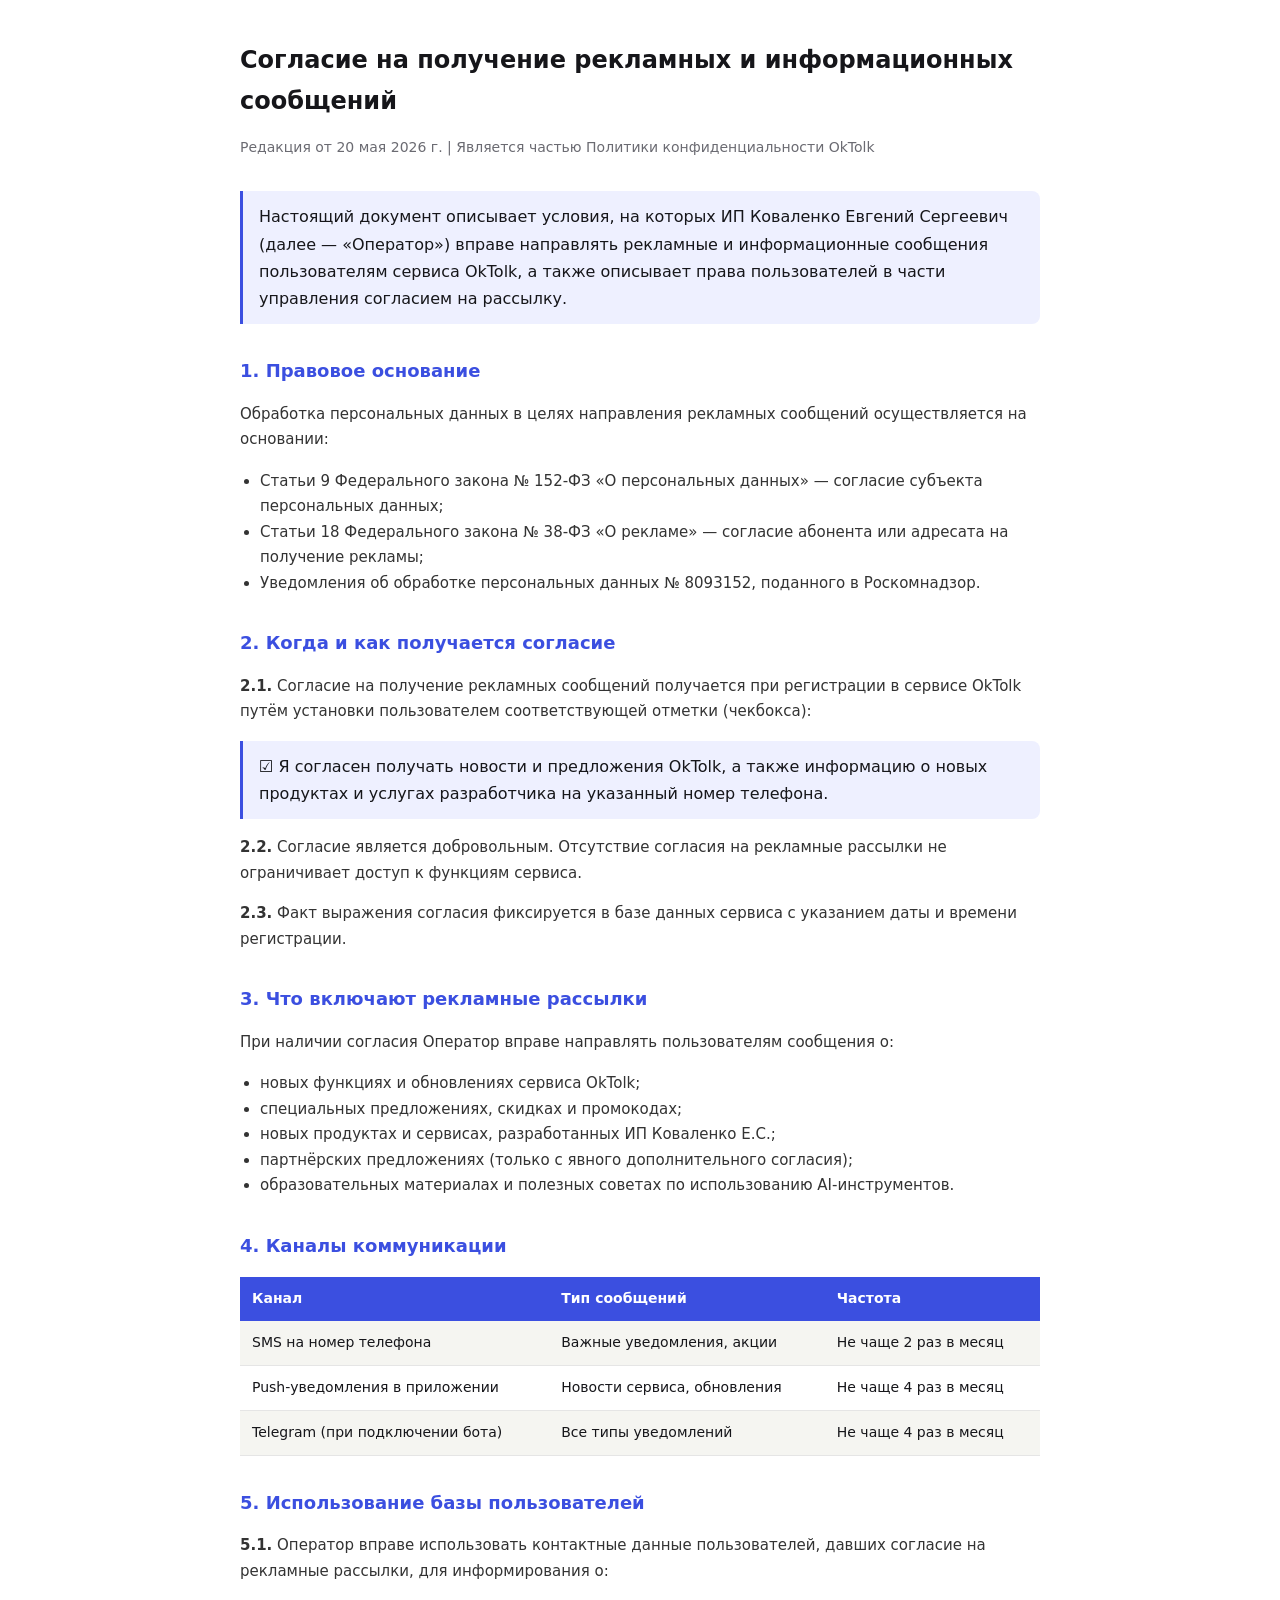
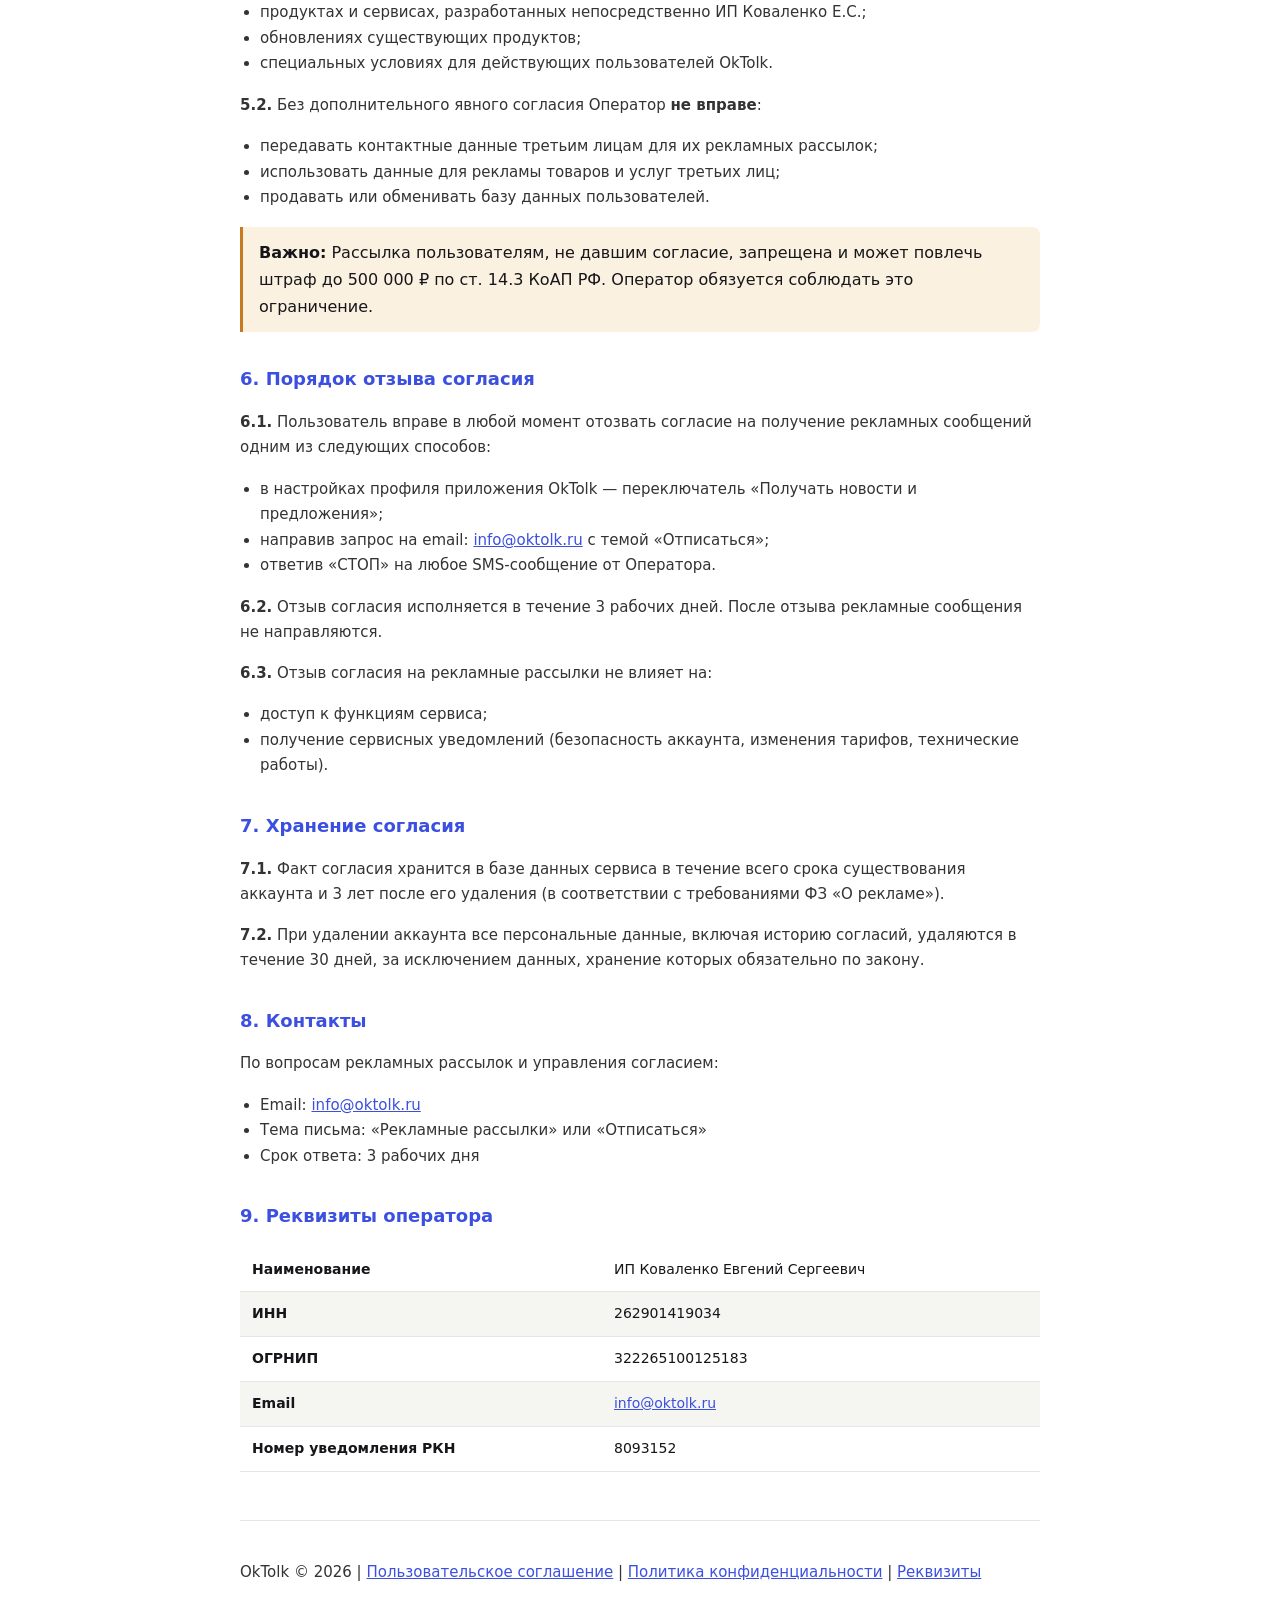
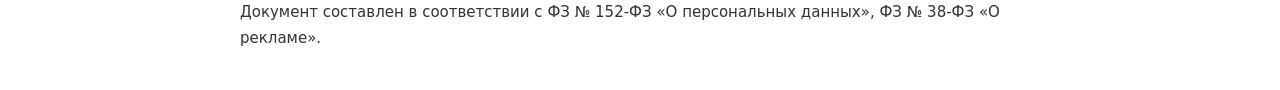
<file: marketing_consent.html>
<!DOCTYPE html>
<html lang="ru">
<head>
<meta charset="UTF-8">
<meta name="viewport" content="width=device-width, initial-scale=1">
<title>Согласие на получение рекламных сообщений — OkTolk</title>
<style>
  body { font-family: -apple-system, system-ui, sans-serif; max-width: 800px; margin: 0 auto; padding: 24px 20px; color: #16161A; line-height: 1.7; }
  h1 { font-size: 24px; font-weight: 800; margin-bottom: 8px; }
  h2 { font-size: 18px; font-weight: 700; margin-top: 32px; margin-bottom: 12px; color: #3B4FE0; }
  h3 { font-size: 16px; font-weight: 600; margin-top: 20px; }
  p, li { font-size: 15px; color: #333; }
  ul { padding-left: 20px; }
  .meta { color: #6B6B72; font-size: 14px; margin-bottom: 32px; }
  .highlight { background: #EEF0FF; border-left: 3px solid #3B4FE0; padding: 12px 16px; border-radius: 0 8px 8px 0; margin: 16px 0; }
  .warn { background: #FBF1E1; border-left: 3px solid #C77A20; padding: 12px 16px; border-radius: 0 8px 8px 0; margin: 16px 0; }
  table { width: 100%; border-collapse: collapse; margin: 16px 0; }
  th { background: #3B4FE0; color: white; padding: 10px 12px; text-align: left; font-size: 14px; }
  td { padding: 10px 12px; border-bottom: 1px solid #E5E5E5; font-size: 14px; }
  tr:nth-child(even) td { background: #F5F5F1; }
  a { color: #3B4FE0; }
  footer { margin-top: 48px; padding-top: 24px; border-top: 1px solid #E5E5E5; font-size: 13px; color: #6B6B72; }
</style>
</head>
<body>

<h1>Согласие на получение рекламных и информационных сообщений</h1>
<p class="meta">Редакция от 20 мая 2026 г. | Является частью Политики конфиденциальности OkTolk</p>

<div class="highlight">
Настоящий документ описывает условия, на которых ИП Коваленко Евгений Сергеевич (далее — «Оператор») вправе направлять рекламные и информационные сообщения пользователям сервиса OkTolk, а также описывает права пользователей в части управления согласием на рассылку.
</div>

<h2>1. Правовое основание</h2>

<p>Обработка персональных данных в целях направления рекламных сообщений осуществляется на основании:</p>
<ul>
  <li>Статьи 9 Федерального закона № 152-ФЗ «О персональных данных» — согласие субъекта персональных данных;</li>
  <li>Статьи 18 Федерального закона № 38-ФЗ «О рекламе» — согласие абонента или адресата на получение рекламы;</li>
  <li>Уведомления об обработке персональных данных № 8093152, поданного в Роскомнадзор.</li>
</ul>

<h2>2. Когда и как получается согласие</h2>

<p><strong>2.1.</strong> Согласие на получение рекламных сообщений получается при регистрации в сервисе OkTolk путём установки пользователем соответствующей отметки (чекбокса):</p>

<div class="highlight">
☑ Я согласен получать новости и предложения OkTolk, а также информацию о новых продуктах и услугах разработчика на указанный номер телефона.
</div>

<p><strong>2.2.</strong> Согласие является добровольным. Отсутствие согласия на рекламные рассылки не ограничивает доступ к функциям сервиса.</p>

<p><strong>2.3.</strong> Факт выражения согласия фиксируется в базе данных сервиса с указанием даты и времени регистрации.</p>

<h2>3. Что включают рекламные рассылки</h2>

<p>При наличии согласия Оператор вправе направлять пользователям сообщения о:</p>
<ul>
  <li>новых функциях и обновлениях сервиса OkTolk;</li>
  <li>специальных предложениях, скидках и промокодах;</li>
  <li>новых продуктах и сервисах, разработанных ИП Коваленко Е.С.;</li>
  <li>партнёрских предложениях (только с явного дополнительного согласия);</li>
  <li>образовательных материалах и полезных советах по использованию AI-инструментов.</li>
</ul>

<h2>4. Каналы коммуникации</h2>

<table>
  <tr>
    <th>Канал</th>
    <th>Тип сообщений</th>
    <th>Частота</th>
  </tr>
  <tr>
    <td>SMS на номер телефона</td>
    <td>Важные уведомления, акции</td>
    <td>Не чаще 2 раз в месяц</td>
  </tr>
  <tr>
    <td>Push-уведомления в приложении</td>
    <td>Новости сервиса, обновления</td>
    <td>Не чаще 4 раз в месяц</td>
  </tr>
  <tr>
    <td>Telegram (при подключении бота)</td>
    <td>Все типы уведомлений</td>
    <td>Не чаще 4 раз в месяц</td>
  </tr>
</table>

<h2>5. Использование базы пользователей</h2>

<p><strong>5.1.</strong> Оператор вправе использовать контактные данные пользователей, давших согласие на рекламные рассылки, для информирования о:</p>
<ul>
  <li>продуктах и сервисах, разработанных непосредственно ИП Коваленко Е.С.;</li>
  <li>обновлениях существующих продуктов;</li>
  <li>специальных условиях для действующих пользователей OkTolk.</li>
</ul>

<p><strong>5.2.</strong> Без дополнительного явного согласия Оператор <strong>не вправе</strong>:</p>
<ul>
  <li>передавать контактные данные третьим лицам для их рекламных рассылок;</li>
  <li>использовать данные для рекламы товаров и услуг третьих лиц;</li>
  <li>продавать или обменивать базу данных пользователей.</li>
</ul>

<div class="warn">
<strong>Важно:</strong> Рассылка пользователям, не давшим согласие, запрещена и может повлечь штраф до 500 000 ₽ по ст. 14.3 КоАП РФ. Оператор обязуется соблюдать это ограничение.
</div>

<h2>6. Порядок отзыва согласия</h2>

<p><strong>6.1.</strong> Пользователь вправе в любой момент отозвать согласие на получение рекламных сообщений одним из следующих способов:</p>
<ul>
  <li>в настройках профиля приложения OkTolk — переключатель «Получать новости и предложения»;</li>
  <li>направив запрос на email: <a href="mailto:info@oktolk.ru">info@oktolk.ru</a> с темой «Отписаться»;</li>
  <li>ответив «СТОП» на любое SMS-сообщение от Оператора.</li>
</ul>

<p><strong>6.2.</strong> Отзыв согласия исполняется в течение 3 рабочих дней. После отзыва рекламные сообщения не направляются.</p>

<p><strong>6.3.</strong> Отзыв согласия на рекламные рассылки не влияет на:</p>
<ul>
  <li>доступ к функциям сервиса;</li>
  <li>получение сервисных уведомлений (безопасность аккаунта, изменения тарифов, технические работы).</li>
</ul>

<h2>7. Хранение согласия</h2>

<p><strong>7.1.</strong> Факт согласия хранится в базе данных сервиса в течение всего срока существования аккаунта и 3 лет после его удаления (в соответствии с требованиями ФЗ «О рекламе»).</p>

<p><strong>7.2.</strong> При удалении аккаунта все персональные данные, включая историю согласий, удаляются в течение 30 дней, за исключением данных, хранение которых обязательно по закону.</p>

<h2>8. Контакты</h2>

<p>По вопросам рекламных рассылок и управления согласием:</p>
<ul>
  <li>Email: <a href="mailto:info@oktolk.ru">info@oktolk.ru</a></li>
  <li>Тема письма: «Рекламные рассылки» или «Отписаться»</li>
  <li>Срок ответа: 3 рабочих дня</li>
</ul>

<h2>9. Реквизиты оператора</h2>

<table>
  <tr><td><strong>Наименование</strong></td><td>ИП Коваленко Евгений Сергеевич</td></tr>
  <tr><td><strong>ИНН</strong></td><td>262901419034</td></tr>
  <tr><td><strong>ОГРНИП</strong></td><td>322265100125183</td></tr>
  <tr><td><strong>Email</strong></td><td><a href="mailto:info@oktolk.ru">info@oktolk.ru</a></td></tr>
  <tr><td><strong>Номер уведомления РКН</strong></td><td>8093152</td></tr>
</table>

<footer>
  <p>OkTolk &copy; 2026 | <a href="/terms.html">Пользовательское соглашение</a> | <a href="/privacy.html">Политика конфиденциальности</a> | <a href="/requisites.html">Реквизиты</a></p>
  <p>Документ составлен в соответствии с ФЗ № 152-ФЗ «О персональных данных», ФЗ № 38-ФЗ «О рекламе».</p>
</footer>

</body>
</html>
</file>
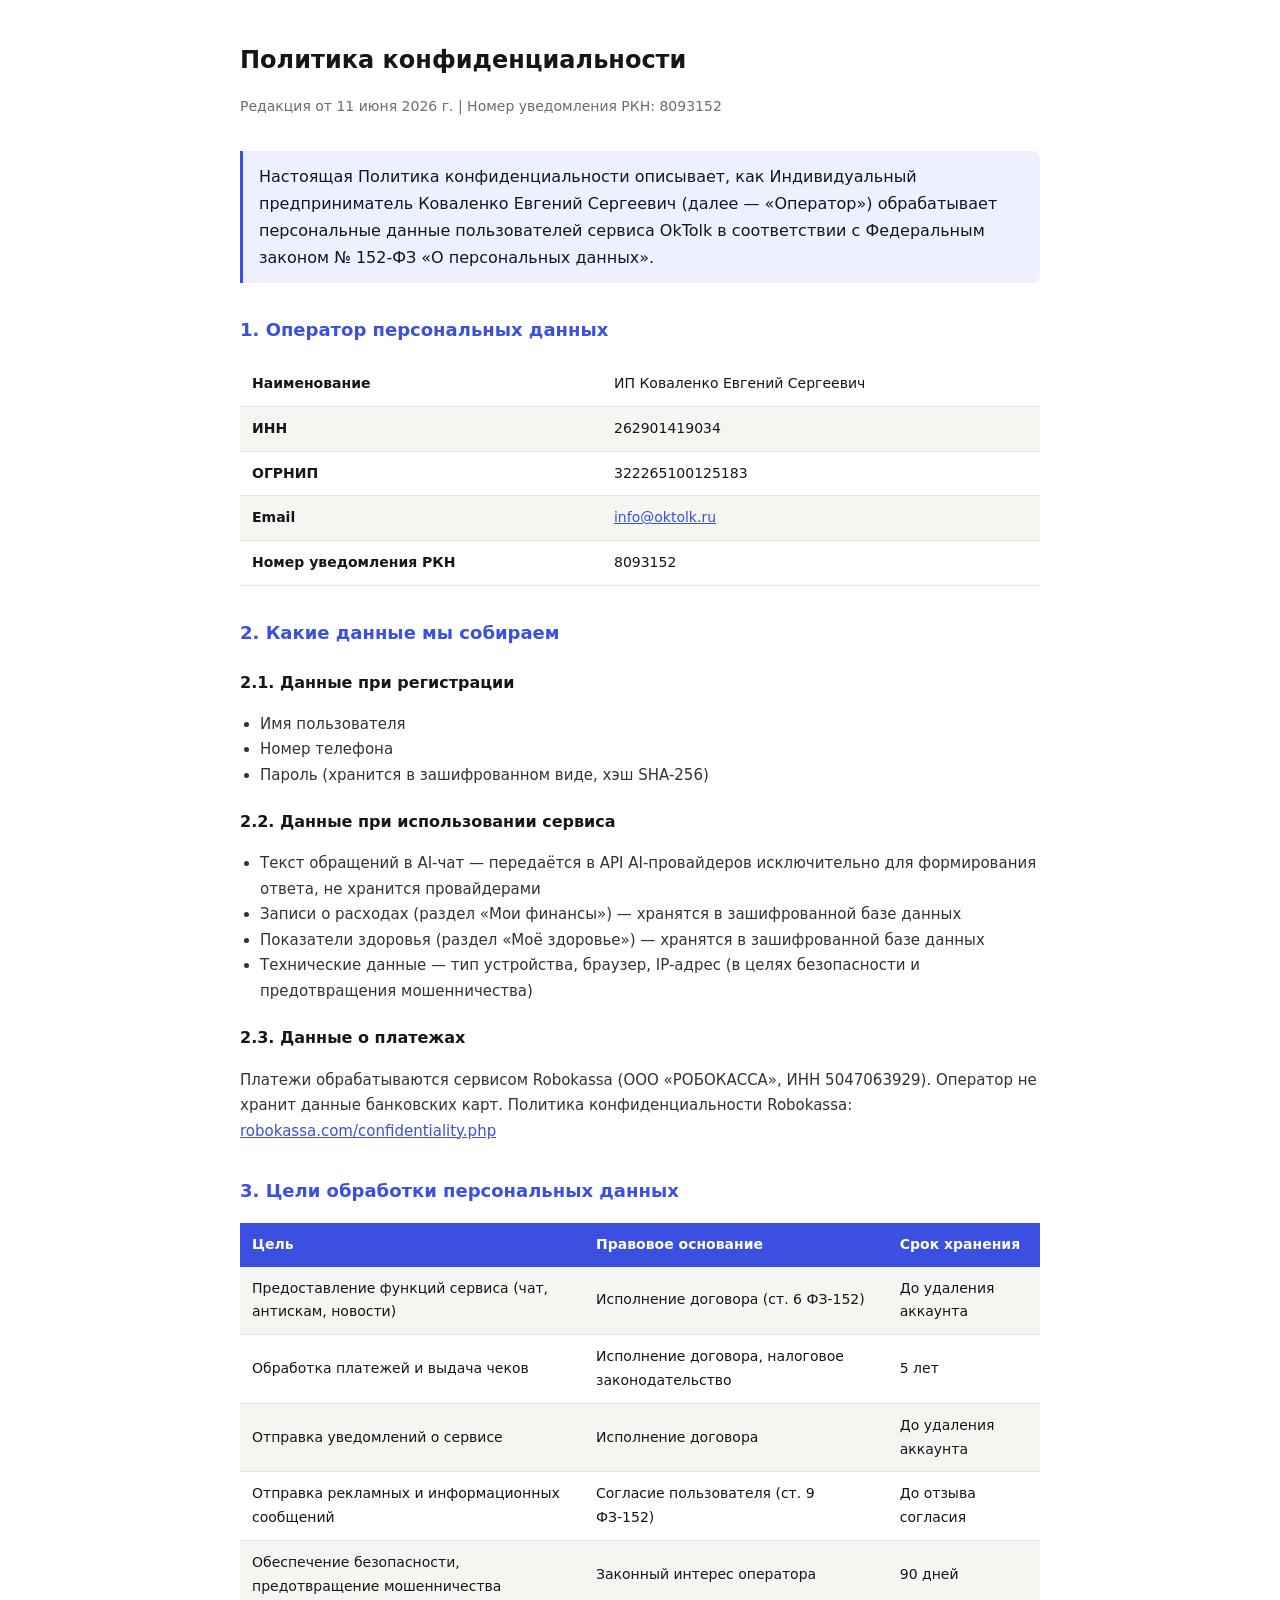
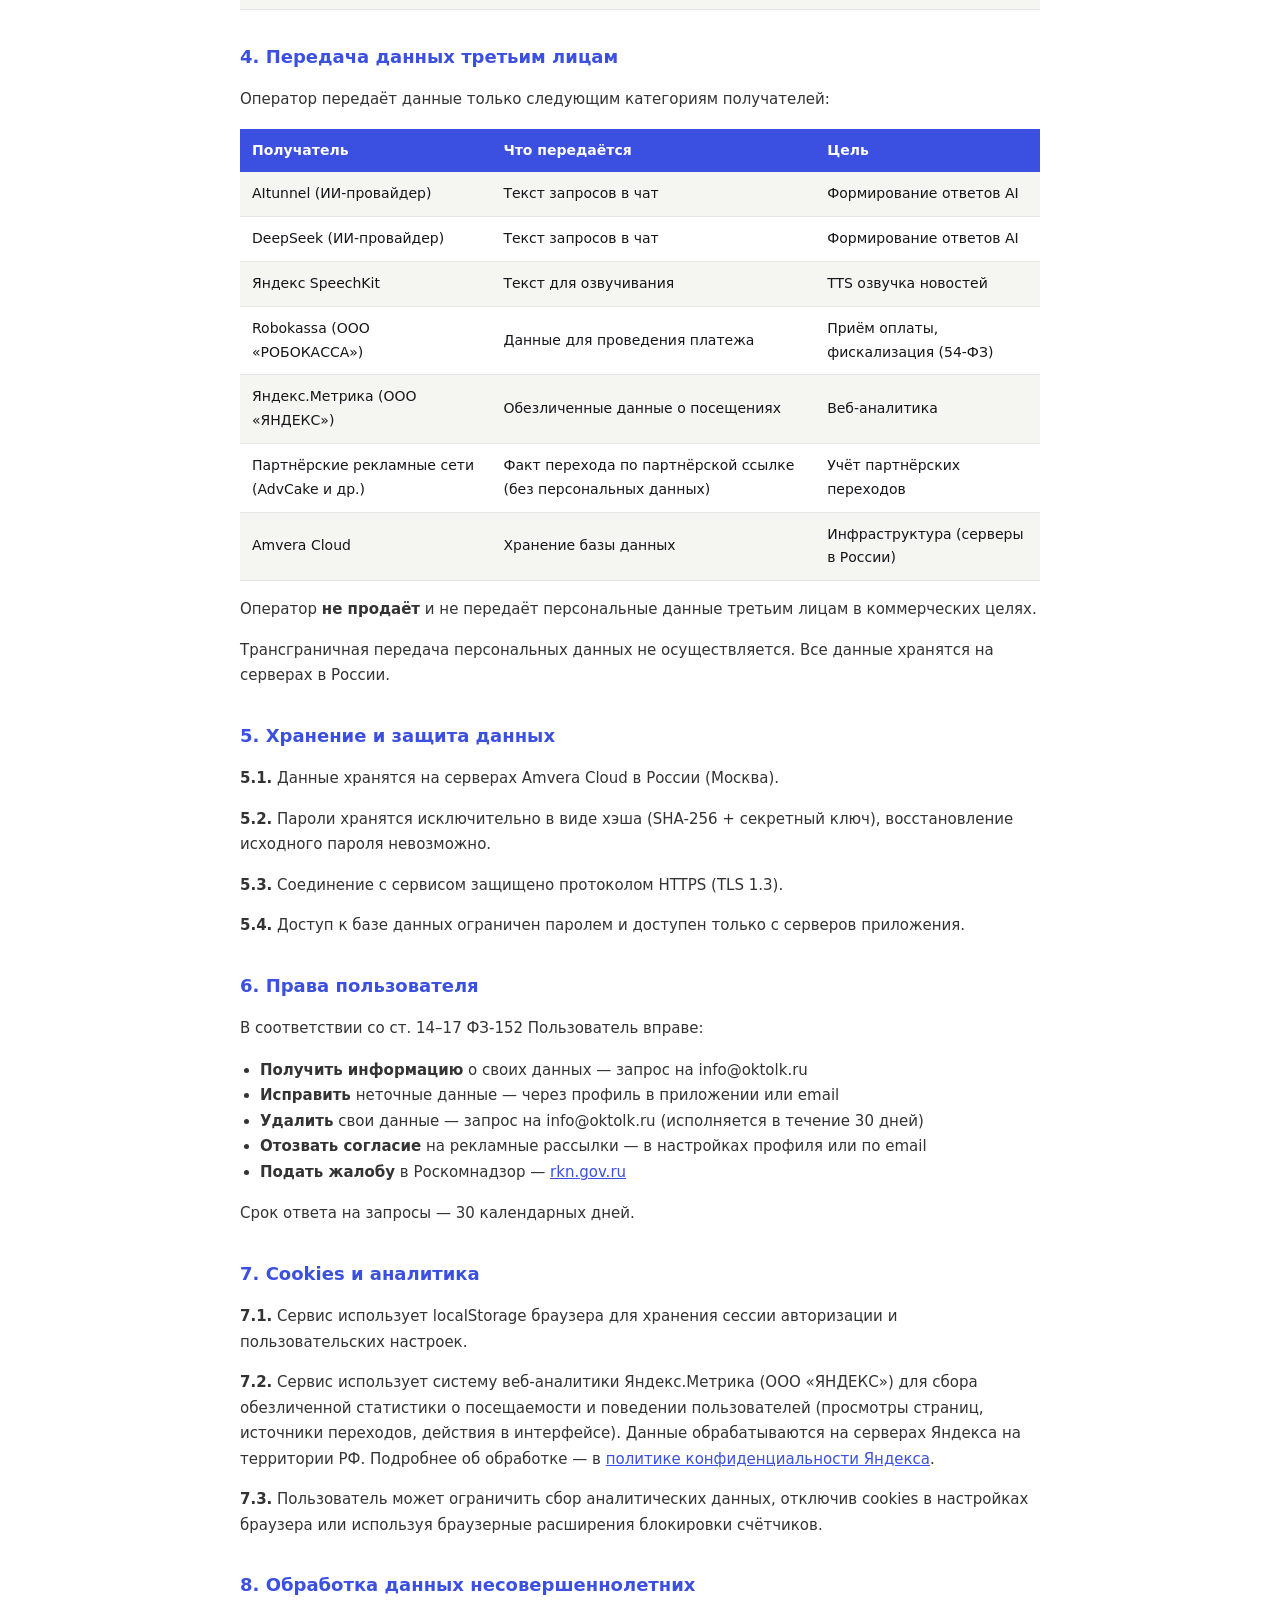
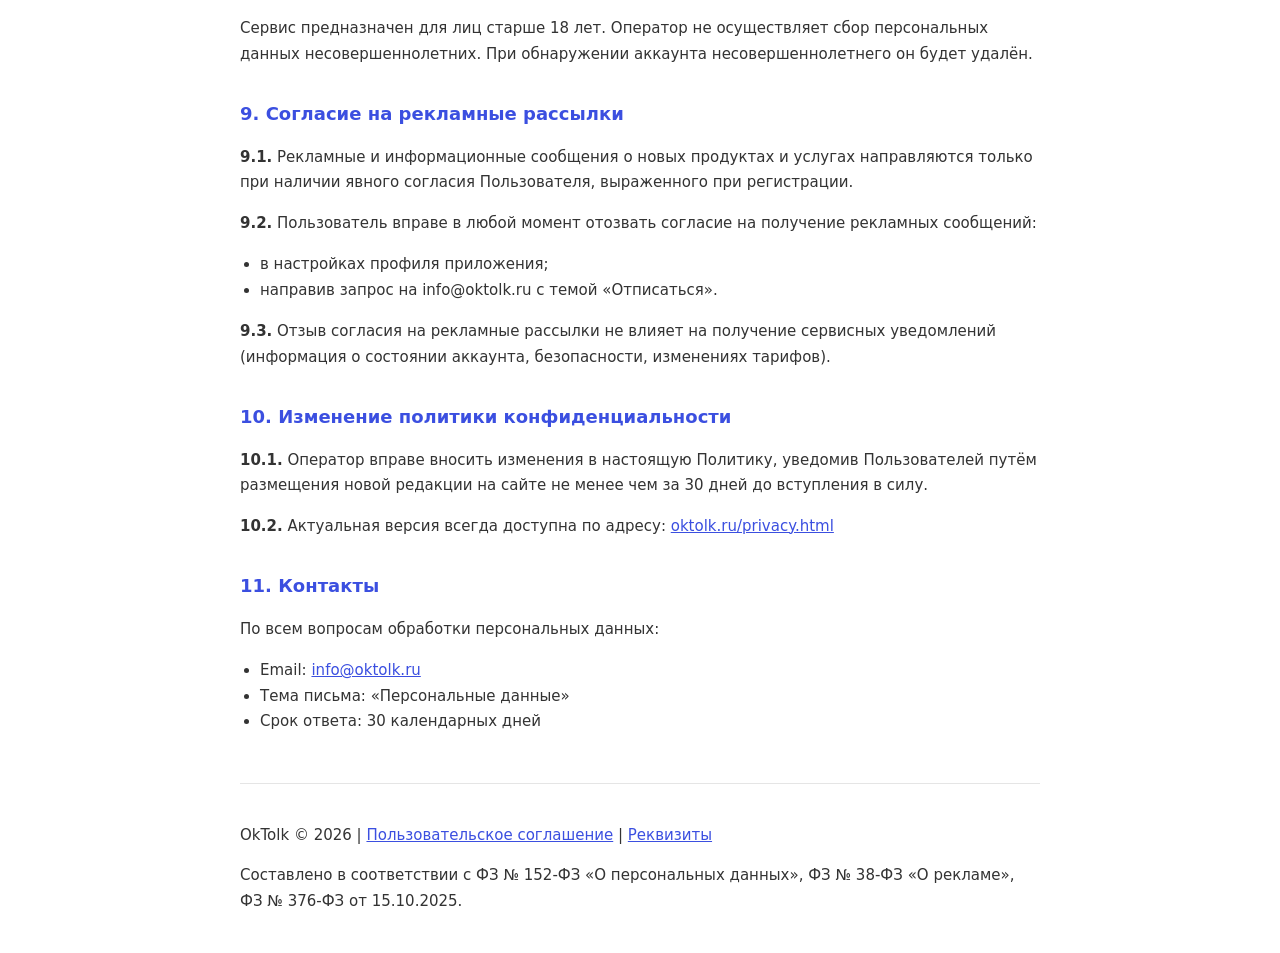
<file: privacy.html>
<!DOCTYPE html>
<html lang="ru">
<head>
<meta charset="UTF-8">
<meta name="viewport" content="width=device-width, initial-scale=1">
<title>Политика конфиденциальности — OkTolk</title>
<style>
  body { font-family: -apple-system, system-ui, sans-serif; max-width: 800px; margin: 0 auto; padding: 24px 20px; color: #16161A; line-height: 1.7; }
  h1 { font-size: 24px; font-weight: 800; margin-bottom: 8px; }
  h2 { font-size: 18px; font-weight: 700; margin-top: 32px; margin-bottom: 12px; color: #3B4FE0; }
  h3 { font-size: 16px; font-weight: 600; margin-top: 20px; }
  p, li { font-size: 15px; color: #333; }
  ul { padding-left: 20px; }
  .meta { color: #6B6B72; font-size: 14px; margin-bottom: 32px; }
  .highlight { background: #EEF0FF; border-left: 3px solid #3B4FE0; padding: 12px 16px; border-radius: 0 8px 8px 0; margin: 16px 0; }
  table { width: 100%; border-collapse: collapse; margin: 16px 0; }
  th { background: #3B4FE0; color: white; padding: 10px 12px; text-align: left; font-size: 14px; }
  td { padding: 10px 12px; border-bottom: 1px solid #E5E5E5; font-size: 14px; }
  tr:nth-child(even) td { background: #F5F5F1; }
  a { color: #3B4FE0; }
  footer { margin-top: 48px; padding-top: 24px; border-top: 1px solid #E5E5E5; font-size: 13px; color: #6B6B72; }
</style>
</head>
<body>

<h1>Политика конфиденциальности</h1>
<p class="meta">Редакция от 11 июня 2026 г. | Номер уведомления РКН: 8093152</p>

<div class="highlight">
Настоящая Политика конфиденциальности описывает, как Индивидуальный предприниматель Коваленко Евгений Сергеевич (далее — «Оператор») обрабатывает персональные данные пользователей сервиса OkTolk в соответствии с Федеральным законом № 152-ФЗ «О персональных данных».
</div>

<h2>1. Оператор персональных данных</h2>

<table>
  <tr><td><strong>Наименование</strong></td><td>ИП Коваленко Евгений Сергеевич</td></tr>
  <tr><td><strong>ИНН</strong></td><td>262901419034</td></tr>
  <tr><td><strong>ОГРНИП</strong></td><td>322265100125183</td></tr>
  <tr><td><strong>Email</strong></td><td><a href="mailto:info@oktolk.ru">info@oktolk.ru</a></td></tr>
  <tr><td><strong>Номер уведомления РКН</strong></td><td>8093152</td></tr>
</table>

<h2>2. Какие данные мы собираем</h2>

<h3>2.1. Данные при регистрации</h3>
<ul>
  <li>Имя пользователя</li>
  <li>Номер телефона</li>
  <li>Пароль (хранится в зашифрованном виде, хэш SHA-256)</li>
</ul>

<h3>2.2. Данные при использовании сервиса</h3>
<ul>
  <li>Текст обращений в AI-чат — передаётся в API AI-провайдеров исключительно для формирования ответа, не хранится провайдерами</li>
  <li>Записи о расходах (раздел «Мои финансы») — хранятся в зашифрованной базе данных</li>
  <li>Показатели здоровья (раздел «Моё здоровье») — хранятся в зашифрованной базе данных</li>
  <li>Технические данные — тип устройства, браузер, IP-адрес (в целях безопасности и предотвращения мошенничества)</li>
</ul>

<h3>2.3. Данные о платежах</h3>
<p>Платежи обрабатываются сервисом Robokassa (ООО «РОБОКАССА», ИНН 5047063929). Оператор не хранит данные банковских карт. Политика конфиденциальности Robokassa: <a href="https://robokassa.com/confidentiality.php" target="_blank">robokassa.com/confidentiality.php</a></p>

<h2>3. Цели обработки персональных данных</h2>

<table>
  <tr>
    <th>Цель</th>
    <th>Правовое основание</th>
    <th>Срок хранения</th>
  </tr>
  <tr>
    <td>Предоставление функций сервиса (чат, антискам, новости)</td>
    <td>Исполнение договора (ст. 6 ФЗ-152)</td>
    <td>До удаления аккаунта</td>
  </tr>
  <tr>
    <td>Обработка платежей и выдача чеков</td>
    <td>Исполнение договора, налоговое законодательство</td>
    <td>5 лет</td>
  </tr>
  <tr>
    <td>Отправка уведомлений о сервисе</td>
    <td>Исполнение договора</td>
    <td>До удаления аккаунта</td>
  </tr>
  <tr>
    <td>Отправка рекламных и информационных сообщений</td>
    <td>Согласие пользователя (ст. 9 ФЗ-152)</td>
    <td>До отзыва согласия</td>
  </tr>
  <tr>
    <td>Обеспечение безопасности, предотвращение мошенничества</td>
    <td>Законный интерес оператора</td>
    <td>90 дней</td>
  </tr>
</table>

<h2>4. Передача данных третьим лицам</h2>

<p>Оператор передаёт данные только следующим категориям получателей:</p>

<table>
  <tr>
    <th>Получатель</th>
    <th>Что передаётся</th>
    <th>Цель</th>
  </tr>
  <tr>
    <td>AItunnel (ИИ-провайдер)</td>
    <td>Текст запросов в чат</td>
    <td>Формирование ответов AI</td>
  </tr>
  <tr>
    <td>DeepSeek (ИИ-провайдер)</td>
    <td>Текст запросов в чат</td>
    <td>Формирование ответов AI</td>
  </tr>
  <tr>
    <td>Яндекс SpeechKit</td>
    <td>Текст для озвучивания</td>
    <td>TTS озвучка новостей</td>
  </tr>
  <tr>
    <td>Robokassa (ООО «РОБОКАССА»)</td>
    <td>Данные для проведения платежа</td>
    <td>Приём оплаты, фискализация (54-ФЗ)</td>
  </tr>
  <tr>
    <td>Яндекс.Метрика (ООО «ЯНДЕКС»)</td>
    <td>Обезличенные данные о посещениях</td>
    <td>Веб-аналитика</td>
  </tr>
  <tr>
    <td>Партнёрские рекламные сети (AdvCake и др.)</td>
    <td>Факт перехода по партнёрской ссылке (без персональных данных)</td>
    <td>Учёт партнёрских переходов</td>
  </tr>
  <tr>
    <td>Amvera Cloud</td>
    <td>Хранение базы данных</td>
    <td>Инфраструктура (серверы в России)</td>
  </tr>
</table>

<p>Оператор <strong>не продаёт</strong> и не передаёт персональные данные третьим лицам в коммерческих целях.</p>
<p>Трансграничная передача персональных данных не осуществляется. Все данные хранятся на серверах в России.</p>

<h2>5. Хранение и защита данных</h2>

<p><strong>5.1.</strong> Данные хранятся на серверах Amvera Cloud в России (Москва).</p>
<p><strong>5.2.</strong> Пароли хранятся исключительно в виде хэша (SHA-256 + секретный ключ), восстановление исходного пароля невозможно.</p>
<p><strong>5.3.</strong> Соединение с сервисом защищено протоколом HTTPS (TLS 1.3).</p>
<p><strong>5.4.</strong> Доступ к базе данных ограничен паролем и доступен только с серверов приложения.</p>

<h2>6. Права пользователя</h2>

<p>В соответствии со ст. 14–17 ФЗ-152 Пользователь вправе:</p>
<ul>
  <li><strong>Получить информацию</strong> о своих данных — запрос на info@oktolk.ru</li>
  <li><strong>Исправить</strong> неточные данные — через профиль в приложении или email</li>
  <li><strong>Удалить</strong> свои данные — запрос на info@oktolk.ru (исполняется в течение 30 дней)</li>
  <li><strong>Отозвать согласие</strong> на рекламные рассылки — в настройках профиля или по email</li>
  <li><strong>Подать жалобу</strong> в Роскомнадзор — <a href="https://rkn.gov.ru" target="_blank">rkn.gov.ru</a></li>
</ul>

<p>Срок ответа на запросы — 30 календарных дней.</p>

<h2>7. Cookies и аналитика</h2>

<p><strong>7.1.</strong> Сервис использует localStorage браузера для хранения сессии авторизации и пользовательских настроек.</p>
<p><strong>7.2.</strong> Сервис использует систему веб-аналитики Яндекс.Метрика (ООО «ЯНДЕКС») для сбора обезличенной статистики о посещаемости и поведении пользователей (просмотры страниц, источники переходов, действия в интерфейсе). Данные обрабатываются на серверах Яндекса на территории РФ. Подробнее об обработке — в <a href="https://yandex.ru/legal/confidential/">политике конфиденциальности Яндекса</a>.</p>
<p><strong>7.3.</strong> Пользователь может ограничить сбор аналитических данных, отключив cookies в настройках браузера или используя браузерные расширения блокировки счётчиков.</p>

<h2>8. Обработка данных несовершеннолетних</h2>

<p>Сервис предназначен для лиц старше 18 лет. Оператор не осуществляет сбор персональных данных несовершеннолетних. При обнаружении аккаунта несовершеннолетнего он будет удалён.</p>

<h2>9. Согласие на рекламные рассылки</h2>

<p><strong>9.1.</strong> Рекламные и информационные сообщения о новых продуктах и услугах направляются только при наличии явного согласия Пользователя, выраженного при регистрации.</p>
<p><strong>9.2.</strong> Пользователь вправе в любой момент отозвать согласие на получение рекламных сообщений:</p>
<ul>
  <li>в настройках профиля приложения;</li>
  <li>направив запрос на info@oktolk.ru с темой «Отписаться».</li>
</ul>
<p><strong>9.3.</strong> Отзыв согласия на рекламные рассылки не влияет на получение сервисных уведомлений (информация о состоянии аккаунта, безопасности, изменениях тарифов).</p>

<h2>10. Изменение политики конфиденциальности</h2>

<p><strong>10.1.</strong> Оператор вправе вносить изменения в настоящую Политику, уведомив Пользователей путём размещения новой редакции на сайте не менее чем за 30 дней до вступления в силу.</p>
<p><strong>10.2.</strong> Актуальная версия всегда доступна по адресу: <a href="https://oktolk.ru/privacy.html">oktolk.ru/privacy.html</a></p>

<h2>11. Контакты</h2>

<p>По всем вопросам обработки персональных данных:</p>
<ul>
  <li>Email: <a href="mailto:info@oktolk.ru">info@oktolk.ru</a></li>
  <li>Тема письма: «Персональные данные»</li>
  <li>Срок ответа: 30 календарных дней</li>
</ul>

<footer>
  <p>OkTolk &copy; 2026 | <a href="/terms.html">Пользовательское соглашение</a> | <a href="/requisites.html">Реквизиты</a></p>
  <p>Составлено в соответствии с ФЗ № 152-ФЗ «О персональных данных», ФЗ № 38-ФЗ «О рекламе», ФЗ № 376-ФЗ от 15.10.2025.</p>
</footer>

</body>
</html>
</file>
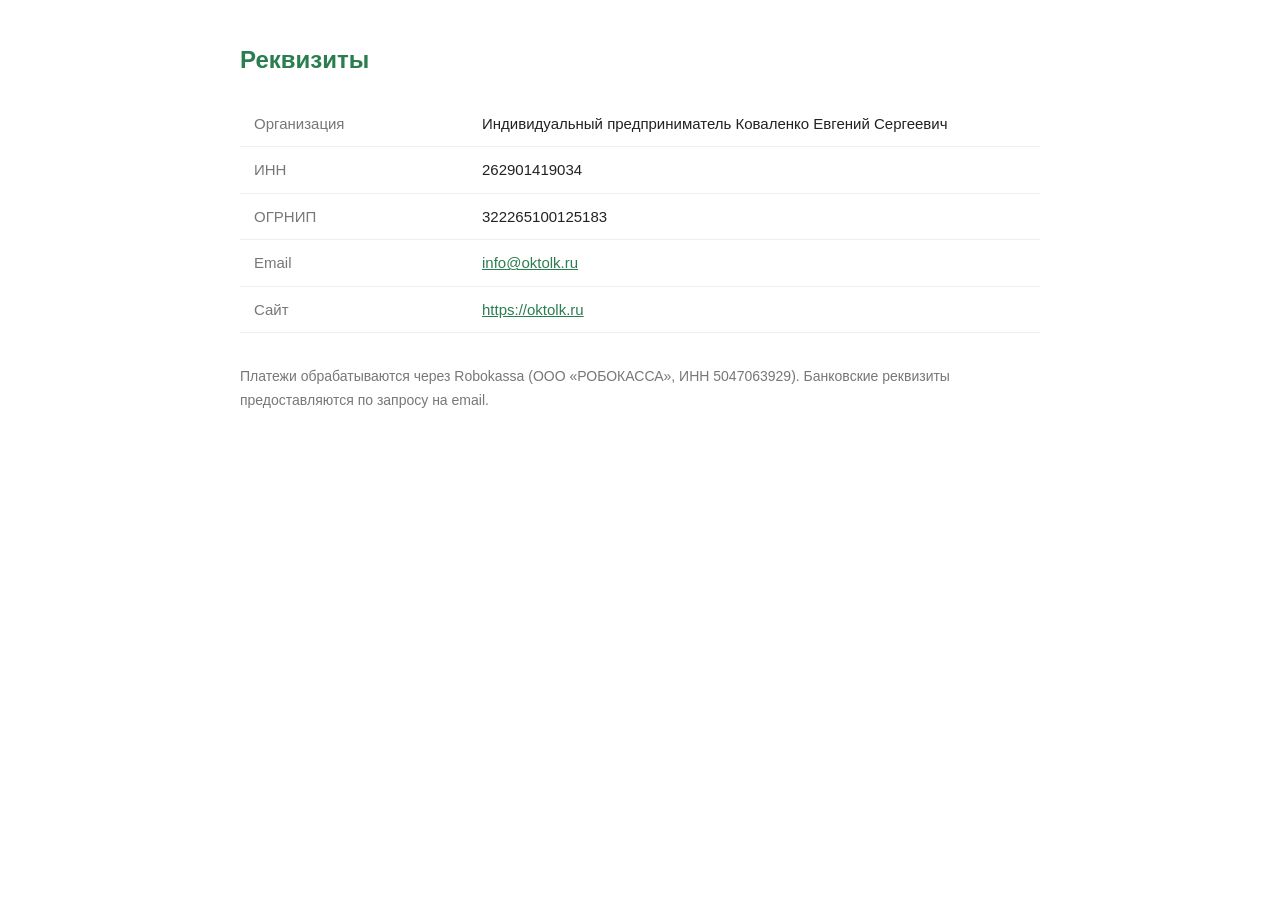
<file: requisites.html>
<!DOCTYPE html>
<html lang="ru">
<head>
<meta charset="UTF-8">
<meta name="viewport" content="width=device-width, initial-scale=1.0">
<title>Реквизиты — OkTolk</title>
<style>
  body { font-family: sans-serif; max-width: 800px; margin: 0 auto; padding: 24px 20px 60px; color: #222; line-height: 1.7; }
  h1 { font-size: 24px; color: #2A7D4F; }
  table { border-collapse: collapse; width: 100%; margin-top: 20px; }
  td { padding: 10px 14px; border-bottom: 1px solid #eee; font-size: 15px; }
  td:first-child { color: #777; width: 200px; }
  a { color: #2A7D4F; }
</style>
</head>
<body>

<h1>Реквизиты</h1>

<table>
  <tr><td>Организация</td><td>Индивидуальный предприниматель Коваленко Евгений Сергеевич</td></tr>
  <tr><td>ИНН</td><td>262901419034</td></tr>
  <tr><td>ОГРНИП</td><td>322265100125183</td></tr>
  <tr><td>Email</td><td><a href="mailto:info@oktolk.ru">info@oktolk.ru</a></td></tr>
  <tr><td>Сайт</td><td><a href="https://oktolk.ru">https://oktolk.ru</a></td></tr>
</table>

<p style="margin-top: 32px; font-size: 14px; color: #777;">
  Платежи обрабатываются через Robokassa (ООО «РОБОКАССА», ИНН 5047063929). 
  Банковские реквизиты предоставляются по запросу на email.
</p>

</body>
</html>
</file>
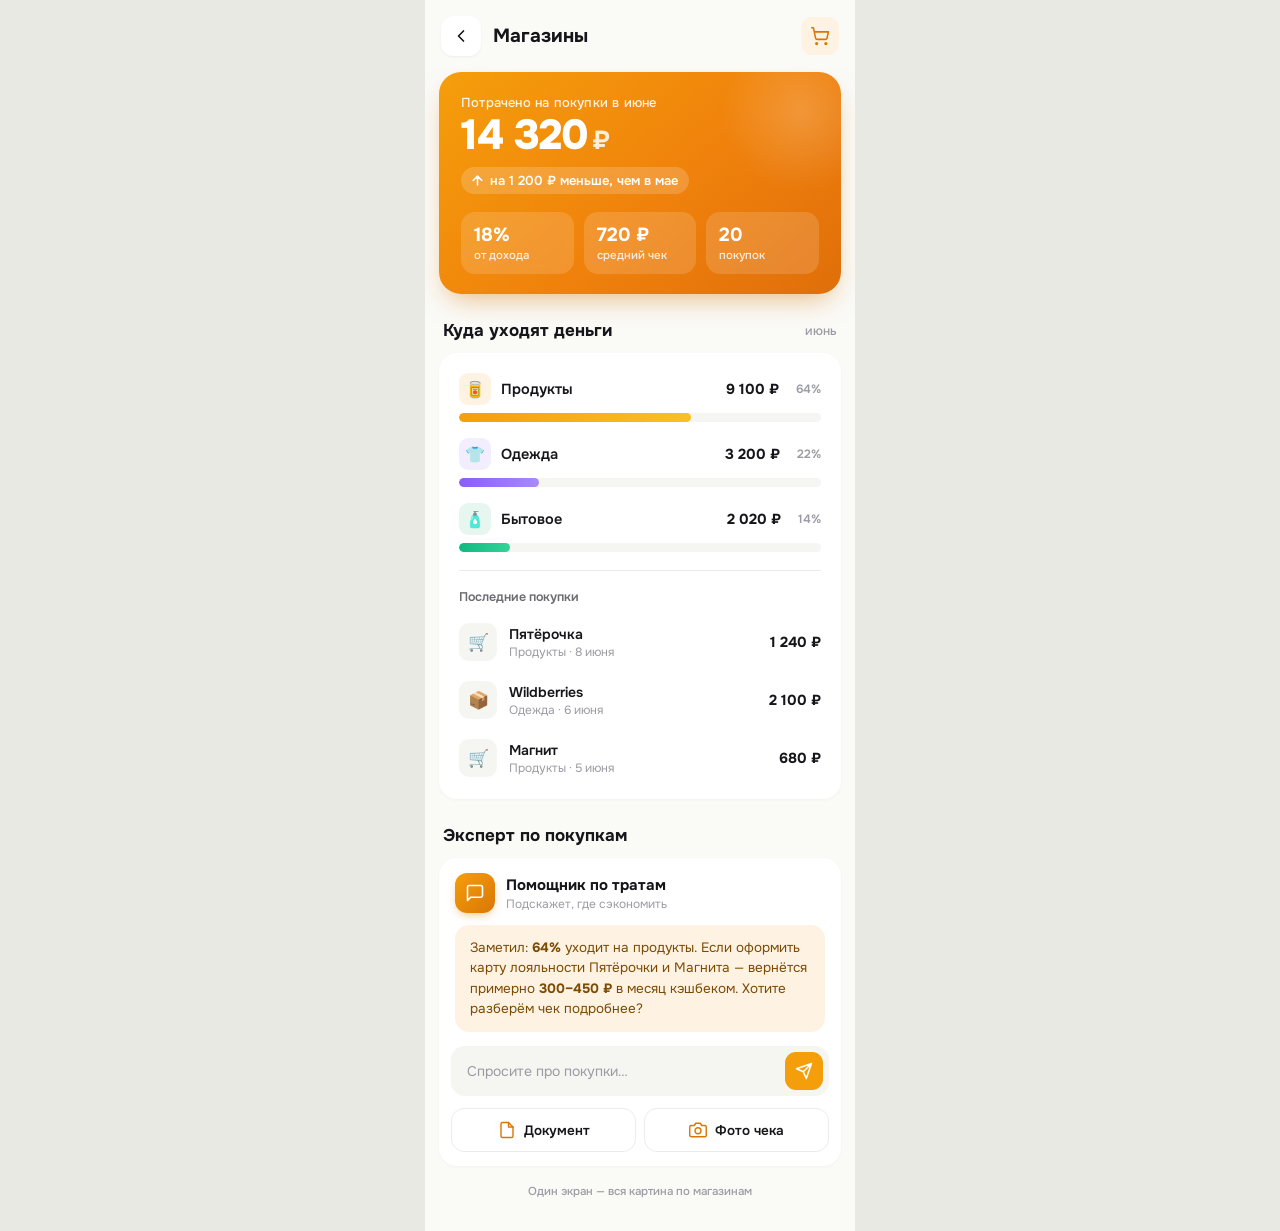
<file: shop_redesign.html>
<!DOCTYPE html>
<html lang="ru">
<head>
<meta charset="UTF-8">
<meta name="viewport" content="width=device-width, initial-scale=1, maximum-scale=1">
<title>OkTolk — Магазины (новый интерфейс)</title>
<link rel="preconnect" href="https://fonts.googleapis.com">
<link rel="preconnect" href="https://fonts.gstatic.com" crossorigin>
<link href="https://fonts.googleapis.com/css2?family=Onest:wght@400;500;600;700;800&display=swap" rel="stylesheet">
<style>
  :root {
    --primary: #3B4FE0;
    --bg: #FAFAF7;
    --surface: #FFFFFF;
    --surface-2: #F5F5F1;
    --text: #16161A;
    --text-muted: #6B6B72;
    --text-subtle: #9B9BA3;
    --danger: #D14343;
    --success: #1F8A5B;
    --line: #ECECE8;
    /* акцент категории Магазины */
    --shop: #F59E0B;
    --shop-deep: #D97706;
    --shop-tint: #FEF3E2;
    --groceries: #F59E0B;
    --clothes: #8B5CF6;
    --household: #10B981;
  }
  * { margin: 0; padding: 0; box-sizing: border-box; -webkit-tap-highlight-color: transparent; }
  body {
    font-family: 'Onest', -apple-system, system-ui, 'Segoe UI', sans-serif;
    background: #E9E9E4;
    color: var(--text);
    display: flex; justify-content: center;
    min-height: 100vh;
    padding: 0;
  }
  .phone {
    width: 100%; max-width: 430px;
    background: var(--bg);
    min-height: 100vh;
    display: flex; flex-direction: column;
    position: relative;
    overflow: hidden;
  }

  /* ── TopBar ── */
  .topbar {
    display: flex; align-items: center; gap: 12px;
    padding: 16px 16px 12px;
    background: var(--bg);
    position: sticky; top: 0; z-index: 10;
  }
  .back {
    width: 40px; height: 40px; flex: none;
    border: none; background: var(--surface);
    border-radius: 12px;
    display: grid; place-items: center;
    cursor: pointer; color: var(--text);
    box-shadow: 0 1px 3px rgba(0,0,0,0.05);
    transition: transform .15s;
  }
  .back:active { transform: scale(0.92); }
  .topbar-title { font-size: 19px; font-weight: 700; flex: 1; }
  .topbar-badge {
    width: 38px; height: 38px; flex: none;
    border-radius: 11px;
    background: var(--shop-tint); color: var(--shop-deep);
    display: grid; place-items: center;
  }

  .scroll { flex: 1; overflow-y: auto; padding: 4px 14px 24px; }
  .scroll::-webkit-scrollbar { width: 0; }

  /* ── БЛОК 1 — Сводка (hero) ── */
  .hero {
    border-radius: 22px;
    padding: 22px 22px 20px;
    background: linear-gradient(140deg, #F59E0B 0%, #F0820C 55%, #E06E0A 100%);
    color: #fff;
    position: relative;
    overflow: hidden;
    box-shadow: 0 12px 28px -10px rgba(217,119,6,0.55);
  }
  .hero::after {
    content: '';
    position: absolute; right: -40px; top: -40px;
    width: 160px; height: 160px;
    background: radial-gradient(circle, rgba(255,255,255,0.18), transparent 70%);
    border-radius: 50%;
  }
  .hero-label { font-size: 13px; font-weight: 500; opacity: 0.9; letter-spacing: 0.2px; }
  .hero-sum {
    font-size: 42px; font-weight: 800; letter-spacing: -1px;
    margin-top: 2px; line-height: 1.05;
    display: flex; align-items: baseline; gap: 4px;
  }
  .hero-sum .cur { font-size: 26px; font-weight: 700; opacity: 0.85; }
  .hero-delta {
    display: inline-flex; align-items: center; gap: 5px;
    margin-top: 10px;
    background: rgba(255,255,255,0.18);
    padding: 5px 11px 5px 9px;
    border-radius: 100px;
    font-size: 13px; font-weight: 600;
    backdrop-filter: blur(4px);
  }
  .hero-metrics {
    display: flex; gap: 10px;
    margin-top: 18px;
    position: relative; z-index: 1;
  }
  .metric {
    flex: 1;
    background: rgba(255,255,255,0.15);
    border-radius: 14px;
    padding: 11px 13px;
    backdrop-filter: blur(4px);
  }
  .metric-val { font-size: 19px; font-weight: 700; }
  .metric-key { font-size: 11.5px; opacity: 0.85; margin-top: 1px; font-weight: 500; }

  /* ── Заголовок блока ── */
  .block-head {
    display: flex; align-items: center; justify-content: space-between;
    margin: 26px 4px 12px;
  }
  .block-title { font-size: 17px; font-weight: 700; }
  .block-hint { font-size: 12.5px; color: var(--text-subtle); font-weight: 500; }

  /* ── БЛОК 2 — Куда уходят деньги ── */
  .card {
    background: var(--surface);
    border-radius: 18px;
    padding: 6px 4px;
    box-shadow: 0 1px 3px rgba(0,0,0,0.04);
  }
  .breakdown { padding: 14px 16px 8px; }
  .bd-row { margin-bottom: 16px; }
  .bd-row:last-child { margin-bottom: 6px; }
  .bd-top {
    display: flex; align-items: center; gap: 10px;
    margin-bottom: 8px;
  }
  .bd-ico {
    width: 32px; height: 32px; flex: none;
    border-radius: 9px;
    display: grid; place-items: center;
    font-size: 16px;
  }
  .bd-name { font-size: 14.5px; font-weight: 600; flex: 1; }
  .bd-sum { font-size: 14.5px; font-weight: 700; }
  .bd-pct { font-size: 12px; color: var(--text-subtle); font-weight: 600; margin-left: 7px; }
  .bd-bar {
    height: 9px; border-radius: 100px;
    background: var(--surface-2);
    overflow: hidden;
  }
  .bd-fill {
    height: 100%; border-radius: 100px;
    width: 0; transition: width 0.9s cubic-bezier(.22,1,.36,1);
  }

  .divider { height: 1px; background: var(--line); margin: 4px 16px; }

  /* последние операции */
  .ops { padding: 8px 8px 6px; }
  .ops-head { font-size: 12.5px; font-weight: 600; color: var(--text-muted); padding: 6px 8px 8px; }
  .op {
    display: flex; align-items: center; gap: 12px;
    padding: 10px 8px;
    border-radius: 12px;
    transition: background .15s;
    cursor: pointer;
  }
  .op:active { background: var(--surface-2); }
  .op-ico {
    width: 38px; height: 38px; flex: none;
    border-radius: 10px;
    background: var(--surface-2);
    display: grid; place-items: center; font-size: 17px;
  }
  .op-body { flex: 1; min-width: 0; }
  .op-name { font-size: 14px; font-weight: 600; white-space: nowrap; overflow: hidden; text-overflow: ellipsis; }
  .op-meta { font-size: 12px; color: var(--text-subtle); margin-top: 1px; }
  .op-sum { font-size: 14.5px; font-weight: 700; flex: none; }

  /* ── БЛОК 3 — Эксперт ── */
  .expert {
    background: var(--surface);
    border-radius: 18px;
    overflow: hidden;
    box-shadow: 0 1px 3px rgba(0,0,0,0.04);
  }
  .expert-head {
    display: flex; align-items: center; gap: 11px;
    padding: 15px 16px 12px;
  }
  .expert-av {
    width: 40px; height: 40px; flex: none;
    border-radius: 12px;
    background: linear-gradient(135deg, var(--shop), var(--shop-deep));
    display: grid; place-items: center; color: #fff;
    font-size: 19px;
    box-shadow: 0 4px 10px -3px rgba(217,119,6,0.5);
  }
  .expert-name { font-size: 15px; font-weight: 700; }
  .expert-role { font-size: 12px; color: var(--text-subtle); margin-top: 1px; }
  .expert-tip {
    margin: 0 16px 14px;
    background: var(--shop-tint);
    border-radius: 14px;
    padding: 13px 15px;
    font-size: 13.5px; line-height: 1.5; color: #7C4A03;
  }
  .expert-tip b { font-weight: 700; }
  .composer {
    display: flex; align-items: center; gap: 8px;
    margin: 0 12px 12px;
    background: var(--surface-2);
    border-radius: 14px;
    padding: 6px 6px 6px 16px;
  }
  .composer input {
    flex: 1; border: none; background: transparent;
    font-family: inherit; font-size: 14px; color: var(--text);
    outline: none; padding: 9px 0;
  }
  .composer input::placeholder { color: var(--text-subtle); }
  .send {
    width: 38px; height: 38px; flex: none;
    border: none; border-radius: 11px;
    background: var(--shop); color: #fff;
    display: grid; place-items: center; cursor: pointer;
    transition: transform .15s;
  }
  .send:active { transform: scale(0.9); }
  .actions { display: flex; gap: 8px; padding: 0 12px 14px; }
  .act {
    flex: 1;
    display: flex; align-items: center; justify-content: center; gap: 8px;
    padding: 12px;
    border: 1px solid var(--line); border-radius: 13px;
    background: var(--surface);
    font-family: inherit; font-size: 13.5px; font-weight: 600; color: var(--text);
    cursor: pointer; transition: all .15s;
  }
  .act:active { background: var(--surface-2); transform: scale(0.98); }
  .act svg { color: var(--shop-deep); }

  .footer-note {
    text-align: center; font-size: 11.5px; color: var(--text-subtle);
    margin: 18px 0 8px; font-weight: 500;
  }

  @keyframes rise { from { opacity: 0; transform: translateY(14px); } to { opacity: 1; transform: none; } }
  .anim { animation: rise .5s cubic-bezier(.22,1,.36,1) both; }
</style>
</head>
<body>
<div class="phone">

  <!-- TopBar -->
  <div class="topbar">
    <button class="back" aria-label="Назад">
      <svg width="20" height="20" viewBox="0 0 24 24" fill="none" stroke="currentColor" stroke-width="2" stroke-linecap="round" stroke-linejoin="round"><path d="M15 18l-6-6 6-6"/></svg>
    </button>
    <div class="topbar-title">Магазины</div>
    <div class="topbar-badge">
      <svg width="20" height="20" viewBox="0 0 24 24" fill="none" stroke="currentColor" stroke-width="1.9" stroke-linecap="round" stroke-linejoin="round"><circle cx="8" cy="21" r="1"/><circle cx="19" cy="21" r="1"/><path d="M2.05 2.05h2l2.66 12.42a2 2 0 0 0 2 1.58h9.78a2 2 0 0 0 1.95-1.57l1.65-7.43H5.12"/></svg>
    </div>
  </div>

  <div class="scroll">

    <!-- ───── БЛОК 1 — Сводка ───── -->
    <div class="hero anim" style="animation-delay:.02s">
      <div class="hero-label">Потрачено на покупки в июне</div>
      <div class="hero-sum">14 320<span class="cur">₽</span></div>
      <div class="hero-delta">
        <svg width="15" height="15" viewBox="0 0 24 24" fill="none" stroke="currentColor" stroke-width="2.5" stroke-linecap="round" stroke-linejoin="round"><path d="M12 19V5M5 12l7-7 7 7"/></svg>
        на 1 200 ₽ меньше, чем в мае
      </div>
      <div class="hero-metrics">
        <div class="metric">
          <div class="metric-val">18%</div>
          <div class="metric-key">от дохода</div>
        </div>
        <div class="metric">
          <div class="metric-val">720 ₽</div>
          <div class="metric-key">средний чек</div>
        </div>
        <div class="metric">
          <div class="metric-val">20</div>
          <div class="metric-key">покупок</div>
        </div>
      </div>
    </div>

    <!-- ───── БЛОК 2 — Куда уходят деньги ───── -->
    <div class="block-head">
      <div class="block-title">Куда уходят деньги</div>
      <div class="block-hint">июнь</div>
    </div>
    <div class="card anim" style="animation-delay:.08s">
      <div class="breakdown">
        <div class="bd-row">
          <div class="bd-top">
            <div class="bd-ico" style="background:#FEF3E2;color:#D97706">🥫</div>
            <div class="bd-name">Продукты</div>
            <div class="bd-sum">9 100 ₽</div>
            <div class="bd-pct">64%</div>
          </div>
          <div class="bd-bar"><div class="bd-fill" data-w="64%" style="background:linear-gradient(90deg,#F59E0B,#FBBF24)"></div></div>
        </div>
        <div class="bd-row">
          <div class="bd-top">
            <div class="bd-ico" style="background:#F3EEFE;color:#8B5CF6">👕</div>
            <div class="bd-name">Одежда</div>
            <div class="bd-sum">3 200 ₽</div>
            <div class="bd-pct">22%</div>
          </div>
          <div class="bd-bar"><div class="bd-fill" data-w="22%" style="background:linear-gradient(90deg,#8B5CF6,#A78BFA)"></div></div>
        </div>
        <div class="bd-row">
          <div class="bd-top">
            <div class="bd-ico" style="background:#E7F7F0;color:#10B981">🧴</div>
            <div class="bd-name">Бытовое</div>
            <div class="bd-sum">2 020 ₽</div>
            <div class="bd-pct">14%</div>
          </div>
          <div class="bd-bar"><div class="bd-fill" data-w="14%" style="background:linear-gradient(90deg,#10B981,#34D399)"></div></div>
        </div>
      </div>

      <div class="divider"></div>

      <!-- последние операции -->
      <div class="ops">
        <div class="ops-head">Последние покупки</div>
        <div class="op">
          <div class="op-ico">🛒</div>
          <div class="op-body">
            <div class="op-name">Пятёрочка</div>
            <div class="op-meta">Продукты · 8 июня</div>
          </div>
          <div class="op-sum">1 240 ₽</div>
        </div>
        <div class="op">
          <div class="op-ico">📦</div>
          <div class="op-body">
            <div class="op-name">Wildberries</div>
            <div class="op-meta">Одежда · 6 июня</div>
          </div>
          <div class="op-sum">2 100 ₽</div>
        </div>
        <div class="op">
          <div class="op-ico">🛒</div>
          <div class="op-body">
            <div class="op-name">Магнит</div>
            <div class="op-meta">Продукты · 5 июня</div>
          </div>
          <div class="op-sum">680 ₽</div>
        </div>
      </div>
    </div>

    <!-- ───── БЛОК 3 — Эксперт ───── -->
    <div class="block-head">
      <div class="block-title">Эксперт по покупкам</div>
    </div>
    <div class="expert anim" style="animation-delay:.14s">
      <div class="expert-head">
        <div class="expert-av">
          <svg width="20" height="20" viewBox="0 0 24 24" fill="none" stroke="currentColor" stroke-width="1.9" stroke-linecap="round" stroke-linejoin="round"><path d="M21 15a2 2 0 0 1-2 2H7l-4 4V5a2 2 0 0 1 2-2h14a2 2 0 0 1 2 2z"/></svg>
        </div>
        <div>
          <div class="expert-name">Помощник по тратам</div>
          <div class="expert-role">Подскажет, где сэкономить</div>
        </div>
      </div>
      <div class="expert-tip">
        Заметил: <b>64%</b> уходит на продукты. Если оформить карту лояльности Пятёрочки и Магнита — вернётся примерно <b>300–450 ₽</b> в месяц кэшбеком. Хотите разберём чек подробнее?
      </div>
      <div class="composer">
        <input type="text" placeholder="Спросите про покупки…">
        <button class="send" aria-label="Отправить">
          <svg width="18" height="18" viewBox="0 0 24 24" fill="none" stroke="currentColor" stroke-width="2" stroke-linecap="round" stroke-linejoin="round"><path d="M22 2L11 13M22 2l-7 20-4-9-9-4 20-7z"/></svg>
        </button>
      </div>
      <div class="actions">
        <button class="act">
          <svg width="18" height="18" viewBox="0 0 24 24" fill="none" stroke="currentColor" stroke-width="1.9" stroke-linecap="round" stroke-linejoin="round"><path d="M14 2H6a2 2 0 0 0-2 2v16a2 2 0 0 0 2 2h12a2 2 0 0 0 2-2V8z"/><path d="M14 2v6h6"/></svg>
          Документ
        </button>
        <button class="act">
          <svg width="18" height="18" viewBox="0 0 24 24" fill="none" stroke="currentColor" stroke-width="1.9" stroke-linecap="round" stroke-linejoin="round"><path d="M23 19a2 2 0 0 1-2 2H3a2 2 0 0 1-2-2V8a2 2 0 0 1 2-2h4l2-3h6l2 3h4a2 2 0 0 1 2 2z"/><circle cx="12" cy="13" r="4"/></svg>
          Фото чека
        </button>
      </div>
    </div>

    <div class="footer-note">Один экран — вся картина по магазинам</div>

  </div>
</div>

<script>
  // анимация заполнения баров
  window.addEventListener('load', () => {
    setTimeout(() => {
      document.querySelectorAll('.bd-fill').forEach(el => {
        el.style.width = el.getAttribute('data-w');
      });
    }, 350);
  });
  // демо: клик по кнопкам
  document.querySelectorAll('.act, .send, .back').forEach(b => {
    b.addEventListener('click', () => {});
  });
</script>
</body>
</html>
</file>
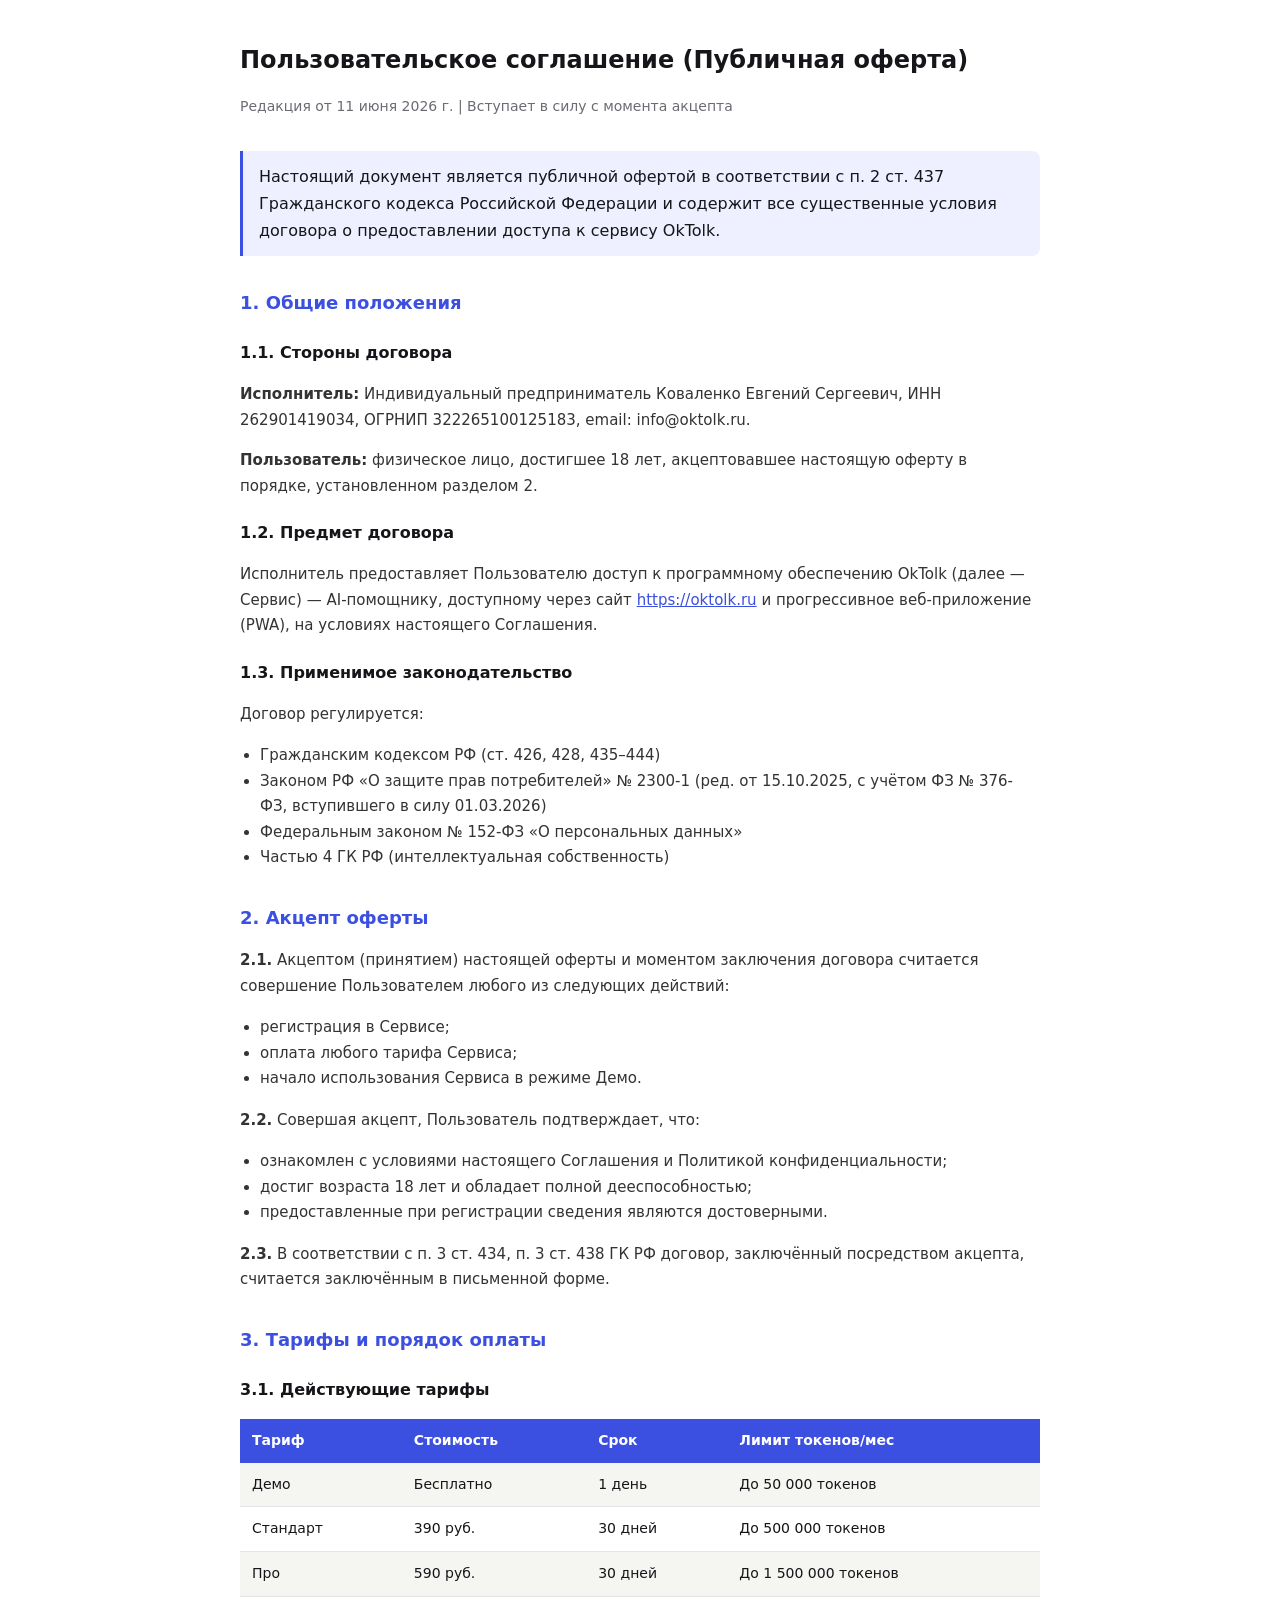
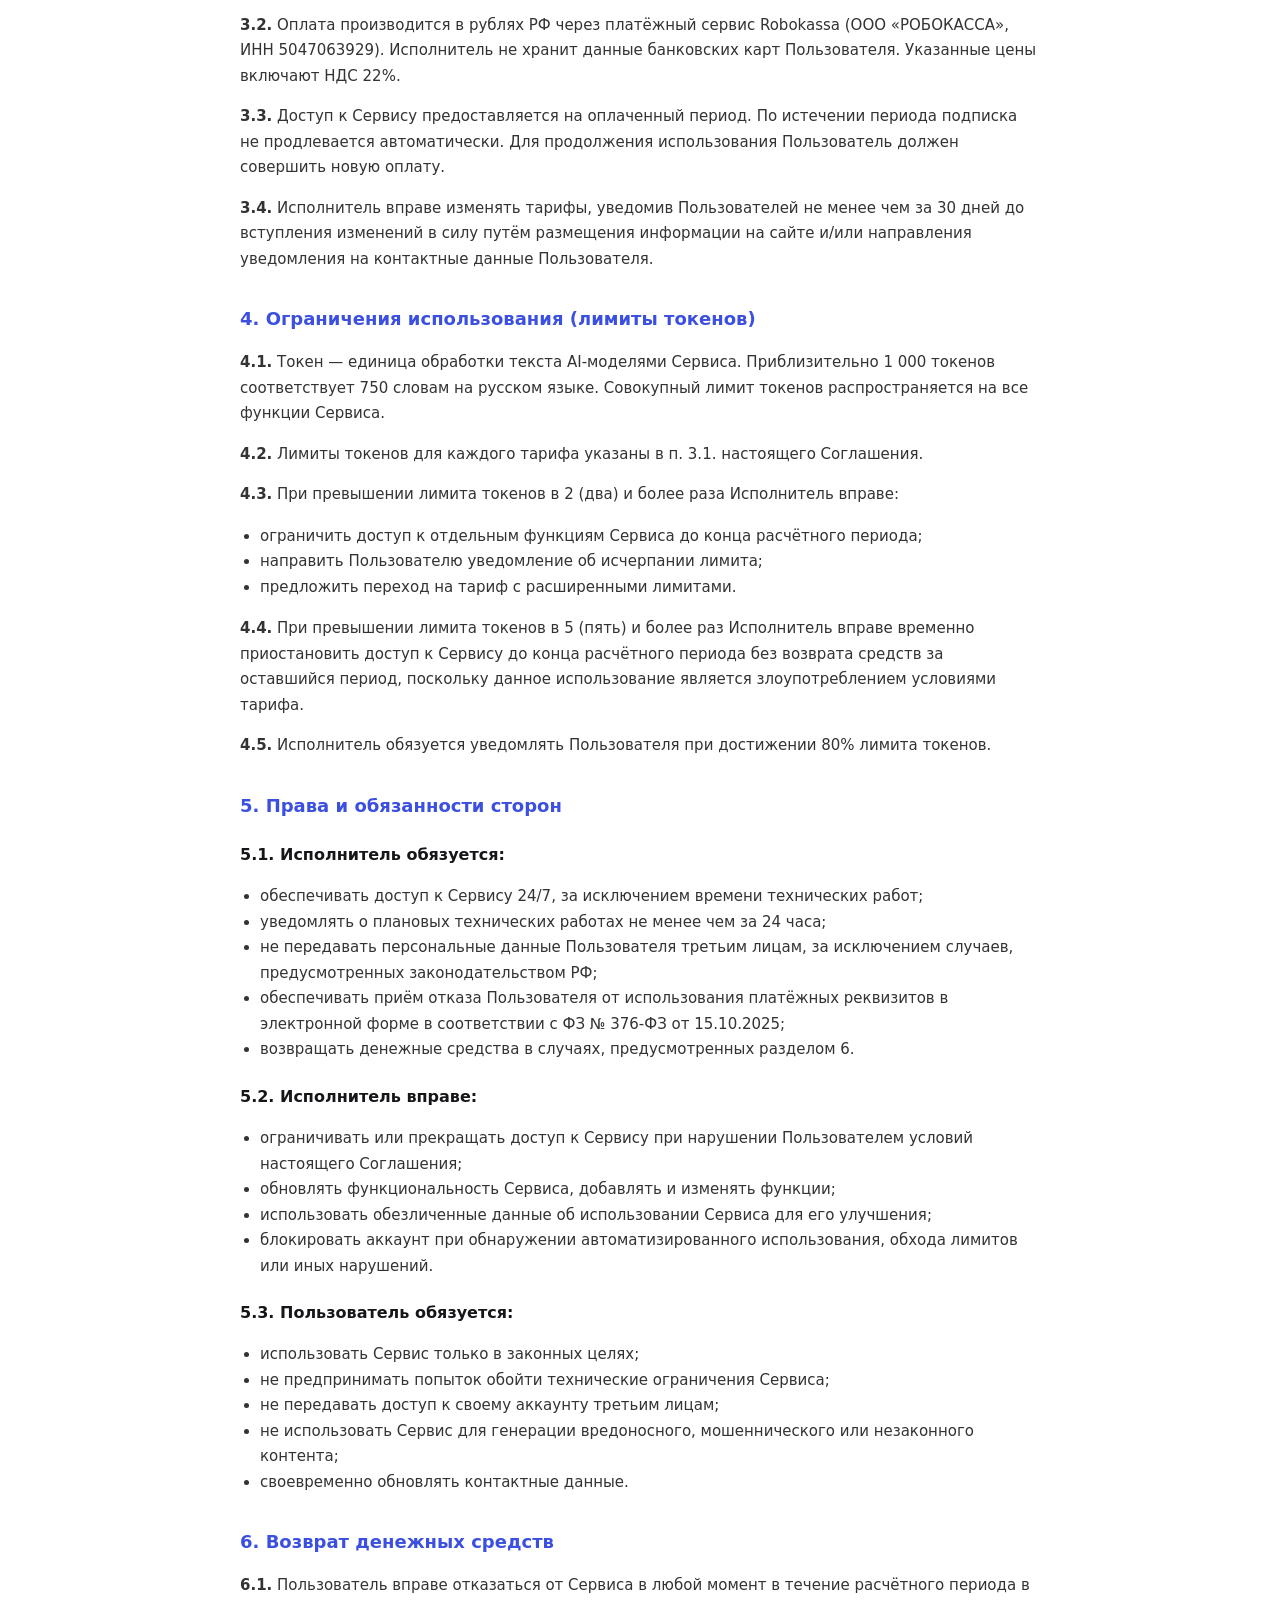
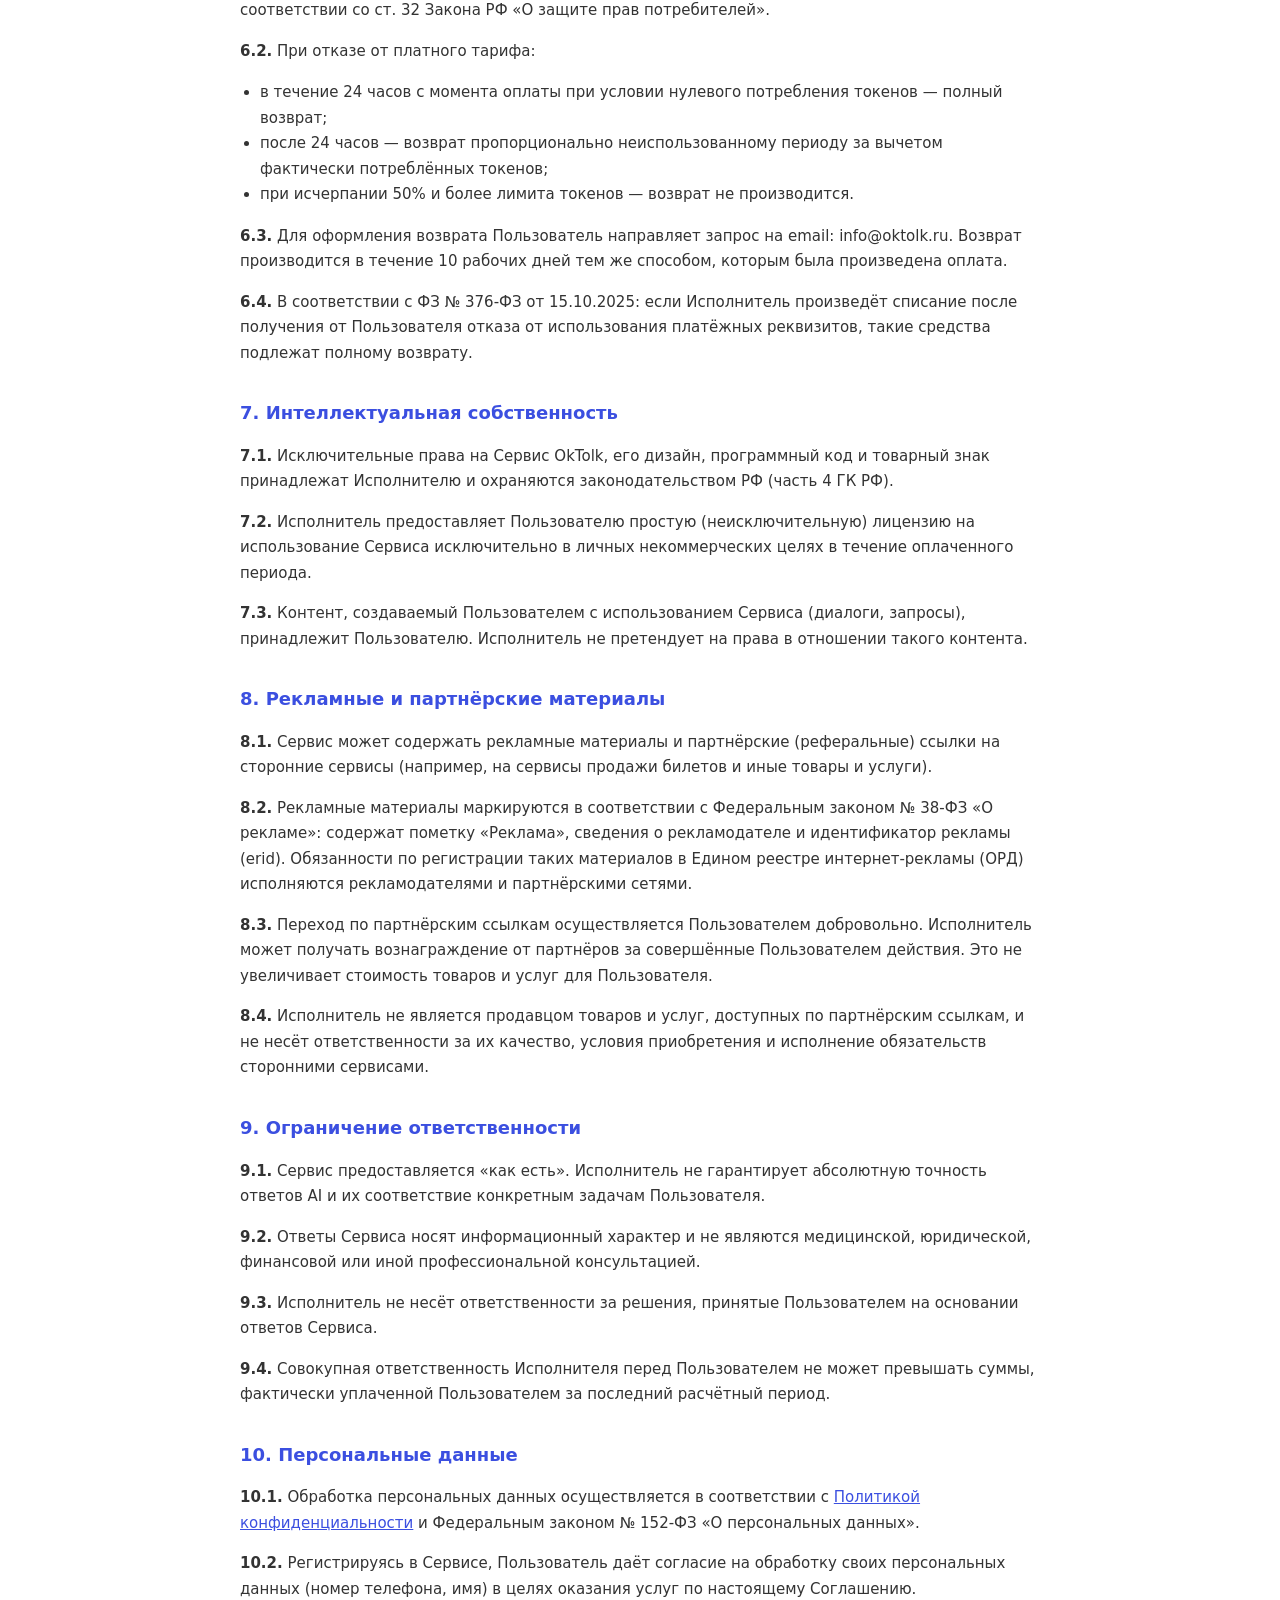
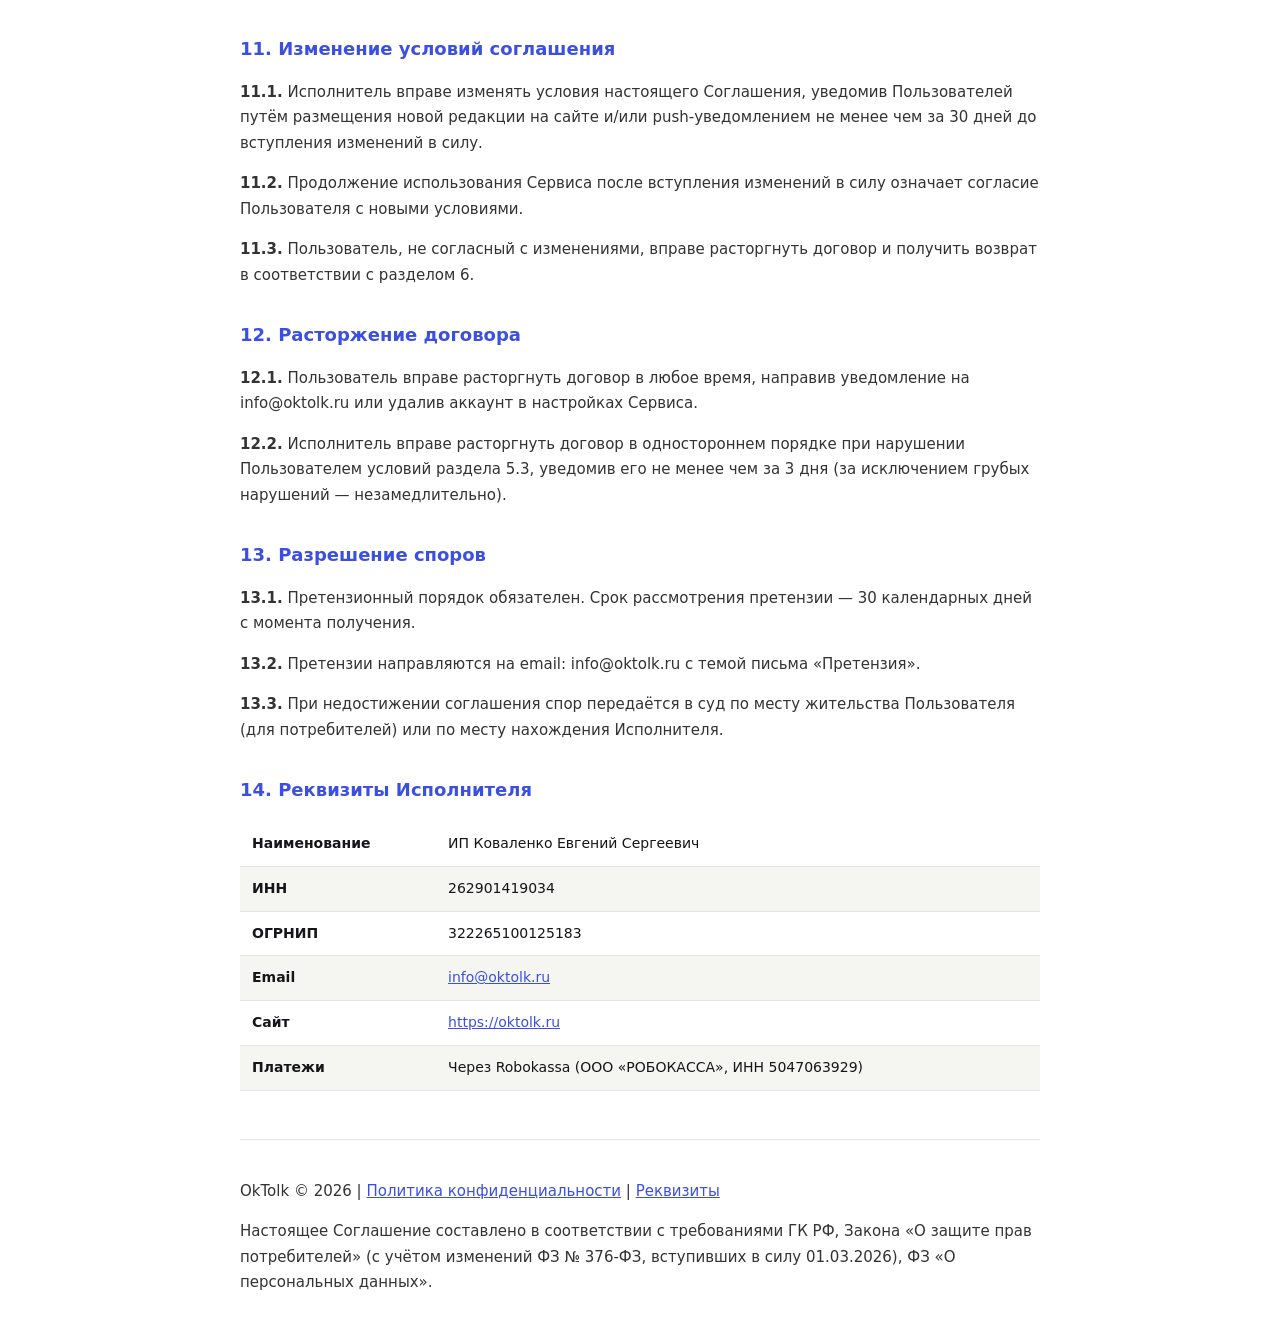
<file: terms.html>
<!DOCTYPE html>
<html lang="ru">
<head>
<meta charset="UTF-8">
<meta name="viewport" content="width=device-width, initial-scale=1">
<title>Пользовательское соглашение — OkTolk</title>
<style>
  body { font-family: -apple-system, system-ui, sans-serif; max-width: 800px; margin: 0 auto; padding: 24px 20px; color: #16161A; line-height: 1.7; }
  h1 { font-size: 24px; font-weight: 800; margin-bottom: 8px; }
  h2 { font-size: 18px; font-weight: 700; margin-top: 32px; margin-bottom: 12px; color: #3B4FE0; }
  h3 { font-size: 16px; font-weight: 600; margin-top: 20px; }
  p, li { font-size: 15px; color: #333; }
  ul { padding-left: 20px; }
  .meta { color: #6B6B72; font-size: 14px; margin-bottom: 32px; }
  .highlight { background: #EEF0FF; border-left: 3px solid #3B4FE0; padding: 12px 16px; border-radius: 0 8px 8px 0; margin: 16px 0; }
  table { width: 100%; border-collapse: collapse; margin: 16px 0; }
  th { background: #3B4FE0; color: white; padding: 10px 12px; text-align: left; font-size: 14px; }
  td { padding: 10px 12px; border-bottom: 1px solid #E5E5E5; font-size: 14px; }
  tr:nth-child(even) td { background: #F5F5F1; }
  a { color: #3B4FE0; }
  footer { margin-top: 48px; padding-top: 24px; border-top: 1px solid #E5E5E5; font-size: 13px; color: #6B6B72; }
</style>
</head>
<body>

<h1>Пользовательское соглашение (Публичная оферта)</h1>
<p class="meta">Редакция от 11 июня 2026 г. | Вступает в силу с момента акцепта</p>

<div class="highlight">
Настоящий документ является публичной офертой в соответствии с п. 2 ст. 437 Гражданского кодекса Российской Федерации и содержит все существенные условия договора о предоставлении доступа к сервису OkTolk.
</div>

<h2>1. Общие положения</h2>

<h3>1.1. Стороны договора</h3>
<p><strong>Исполнитель:</strong> Индивидуальный предприниматель Коваленко Евгений Сергеевич, ИНН 262901419034, ОГРНИП 322265100125183, email: info@oktolk.ru.</p>
<p><strong>Пользователь:</strong> физическое лицо, достигшее 18 лет, акцептовавшее настоящую оферту в порядке, установленном разделом 2.</p>

<h3>1.2. Предмет договора</h3>
<p>Исполнитель предоставляет Пользователю доступ к программному обеспечению OkTolk (далее — Сервис) — AI-помощнику, доступному через сайт <a href="https://oktolk.ru">https://oktolk.ru</a> и прогрессивное веб-приложение (PWA), на условиях настоящего Соглашения.</p>

<h3>1.3. Применимое законодательство</h3>
<p>Договор регулируется:</p>
<ul>
  <li>Гражданским кодексом РФ (ст. 426, 428, 435–444)</li>
  <li>Законом РФ «О защите прав потребителей» № 2300-1 (ред. от 15.10.2025, с учётом ФЗ № 376-ФЗ, вступившего в силу 01.03.2026)</li>
  <li>Федеральным законом № 152-ФЗ «О персональных данных»</li>
  <li>Частью 4 ГК РФ (интеллектуальная собственность)</li>
</ul>

<h2>2. Акцепт оферты</h2>

<p><strong>2.1.</strong> Акцептом (принятием) настоящей оферты и моментом заключения договора считается совершение Пользователем любого из следующих действий:</p>
<ul>
  <li>регистрация в Сервисе;</li>
  <li>оплата любого тарифа Сервиса;</li>
  <li>начало использования Сервиса в режиме Демо.</li>
</ul>

<p><strong>2.2.</strong> Совершая акцепт, Пользователь подтверждает, что:</p>
<ul>
  <li>ознакомлен с условиями настоящего Соглашения и Политикой конфиденциальности;</li>
  <li>достиг возраста 18 лет и обладает полной дееспособностью;</li>
  <li>предоставленные при регистрации сведения являются достоверными.</li>
</ul>

<p><strong>2.3.</strong> В соответствии с п. 3 ст. 434, п. 3 ст. 438 ГК РФ договор, заключённый посредством акцепта, считается заключённым в письменной форме.</p>

<h2>3. Тарифы и порядок оплаты</h2>

<h3>3.1. Действующие тарифы</h3>

<table>
  <tr>
    <th>Тариф</th>
    <th>Стоимость</th>
    <th>Срок</th>
    <th>Лимит токенов/мес</th>
  </tr>
  <tr>
    <td>Демо</td>
    <td>Бесплатно</td>
    <td>1 день</td>
    <td>До 50 000 токенов</td>
  </tr>
  <tr>
    <td>Стандарт</td>
    <td>390 руб.</td>
    <td>30 дней</td>
    <td>До 500 000 токенов</td>
  </tr>
  <tr>
    <td>Про</td>
    <td>590 руб.</td>
    <td>30 дней</td>
    <td>До 1 500 000 токенов</td>
  </tr>
</table>

<p><strong>3.2.</strong> Оплата производится в рублях РФ через платёжный сервис Robokassa (ООО «РОБОКАССА», ИНН 5047063929). Исполнитель не хранит данные банковских карт Пользователя. Указанные цены включают НДС 22%.</p>

<p><strong>3.3.</strong> Доступ к Сервису предоставляется на оплаченный период. По истечении периода подписка не продлевается автоматически. Для продолжения использования Пользователь должен совершить новую оплату.</p>

<p><strong>3.4.</strong> Исполнитель вправе изменять тарифы, уведомив Пользователей не менее чем за 30 дней до вступления изменений в силу путём размещения информации на сайте и/или направления уведомления на контактные данные Пользователя.</p>

<h2>4. Ограничения использования (лимиты токенов)</h2>

<p><strong>4.1.</strong> Токен — единица обработки текста AI-моделями Сервиса. Приблизительно 1 000 токенов соответствует 750 словам на русском языке. Совокупный лимит токенов распространяется на все функции Сервиса.</p>

<p><strong>4.2.</strong> Лимиты токенов для каждого тарифа указаны в п. 3.1. настоящего Соглашения.</p>

<p><strong>4.3.</strong> При превышении лимита токенов в 2 (два) и более раза Исполнитель вправе:</p>
<ul>
  <li>ограничить доступ к отдельным функциям Сервиса до конца расчётного периода;</li>
  <li>направить Пользователю уведомление об исчерпании лимита;</li>
  <li>предложить переход на тариф с расширенными лимитами.</li>
</ul>

<p><strong>4.4.</strong> При превышении лимита токенов в 5 (пять) и более раз Исполнитель вправе временно приостановить доступ к Сервису до конца расчётного периода без возврата средств за оставшийся период, поскольку данное использование является злоупотреблением условиями тарифа.</p>

<p><strong>4.5.</strong> Исполнитель обязуется уведомлять Пользователя при достижении 80% лимита токенов.</p>

<h2>5. Права и обязанности сторон</h2>

<h3>5.1. Исполнитель обязуется:</h3>
<ul>
  <li>обеспечивать доступ к Сервису 24/7, за исключением времени технических работ;</li>
  <li>уведомлять о плановых технических работах не менее чем за 24 часа;</li>
  <li>не передавать персональные данные Пользователя третьим лицам, за исключением случаев, предусмотренных законодательством РФ;</li>
  <li>обеспечивать приём отказа Пользователя от использования платёжных реквизитов в электронной форме в соответствии с ФЗ № 376-ФЗ от 15.10.2025;</li>
  <li>возвращать денежные средства в случаях, предусмотренных разделом 6.</li>
</ul>

<h3>5.2. Исполнитель вправе:</h3>
<ul>
  <li>ограничивать или прекращать доступ к Сервису при нарушении Пользователем условий настоящего Соглашения;</li>
  <li>обновлять функциональность Сервиса, добавлять и изменять функции;</li>
  <li>использовать обезличенные данные об использовании Сервиса для его улучшения;</li>
  <li>блокировать аккаунт при обнаружении автоматизированного использования, обхода лимитов или иных нарушений.</li>
</ul>

<h3>5.3. Пользователь обязуется:</h3>
<ul>
  <li>использовать Сервис только в законных целях;</li>
  <li>не предпринимать попыток обойти технические ограничения Сервиса;</li>
  <li>не передавать доступ к своему аккаунту третьим лицам;</li>
  <li>не использовать Сервис для генерации вредоносного, мошеннического или незаконного контента;</li>
  <li>своевременно обновлять контактные данные.</li>
</ul>

<h2>6. Возврат денежных средств</h2>

<p><strong>6.1.</strong> Пользователь вправе отказаться от Сервиса в любой момент в течение расчётного периода в соответствии со ст. 32 Закона РФ «О защите прав потребителей».</p>

<p><strong>6.2.</strong> При отказе от платного тарифа:</p>
<ul>
  <li>в течение 24 часов с момента оплаты при условии нулевого потребления токенов — полный возврат;</li>
  <li>после 24 часов — возврат пропорционально неиспользованному периоду за вычетом фактически потреблённых токенов;</li>
  <li>при исчерпании 50% и более лимита токенов — возврат не производится.</li>
</ul>

<p><strong>6.3.</strong> Для оформления возврата Пользователь направляет запрос на email: info@oktolk.ru. Возврат производится в течение 10 рабочих дней тем же способом, которым была произведена оплата.</p>

<p><strong>6.4.</strong> В соответствии с ФЗ № 376-ФЗ от 15.10.2025: если Исполнитель произведёт списание после получения от Пользователя отказа от использования платёжных реквизитов, такие средства подлежат полному возврату.</p>

<h2>7. Интеллектуальная собственность</h2>

<p><strong>7.1.</strong> Исключительные права на Сервис OkTolk, его дизайн, программный код и товарный знак принадлежат Исполнителю и охраняются законодательством РФ (часть 4 ГК РФ).</p>

<p><strong>7.2.</strong> Исполнитель предоставляет Пользователю простую (неисключительную) лицензию на использование Сервиса исключительно в личных некоммерческих целях в течение оплаченного периода.</p>

<p><strong>7.3.</strong> Контент, создаваемый Пользователем с использованием Сервиса (диалоги, запросы), принадлежит Пользователю. Исполнитель не претендует на права в отношении такого контента.</p>

<h2>8. Рекламные и партнёрские материалы</h2>

<p><strong>8.1.</strong> Сервис может содержать рекламные материалы и партнёрские (реферальные) ссылки на сторонние сервисы (например, на сервисы продажи билетов и иные товары и услуги).</p>

<p><strong>8.2.</strong> Рекламные материалы маркируются в соответствии с Федеральным законом № 38-ФЗ «О рекламе»: содержат пометку «Реклама», сведения о рекламодателе и идентификатор рекламы (erid). Обязанности по регистрации таких материалов в Едином реестре интернет-рекламы (ОРД) исполняются рекламодателями и партнёрскими сетями.</p>

<p><strong>8.3.</strong> Переход по партнёрским ссылкам осуществляется Пользователем добровольно. Исполнитель может получать вознаграждение от партнёров за совершённые Пользователем действия. Это не увеличивает стоимость товаров и услуг для Пользователя.</p>

<p><strong>8.4.</strong> Исполнитель не является продавцом товаров и услуг, доступных по партнёрским ссылкам, и не несёт ответственности за их качество, условия приобретения и исполнение обязательств сторонними сервисами.</p>

<h2>9. Ограничение ответственности</h2>

<p><strong>9.1.</strong> Сервис предоставляется «как есть». Исполнитель не гарантирует абсолютную точность ответов AI и их соответствие конкретным задачам Пользователя.</p>

<p><strong>9.2.</strong> Ответы Сервиса носят информационный характер и не являются медицинской, юридической, финансовой или иной профессиональной консультацией.</p>

<p><strong>9.3.</strong> Исполнитель не несёт ответственности за решения, принятые Пользователем на основании ответов Сервиса.</p>

<p><strong>9.4.</strong> Совокупная ответственность Исполнителя перед Пользователем не может превышать суммы, фактически уплаченной Пользователем за последний расчётный период.</p>

<h2>10. Персональные данные</h2>

<p><strong>10.1.</strong> Обработка персональных данных осуществляется в соответствии с <a href="/privacy.html">Политикой конфиденциальности</a> и Федеральным законом № 152-ФЗ «О персональных данных».</p>

<p><strong>10.2.</strong> Регистрируясь в Сервисе, Пользователь даёт согласие на обработку своих персональных данных (номер телефона, имя) в целях оказания услуг по настоящему Соглашению.</p>

<h2>11. Изменение условий соглашения</h2>

<p><strong>11.1.</strong> Исполнитель вправе изменять условия настоящего Соглашения, уведомив Пользователей путём размещения новой редакции на сайте и/или push-уведомлением не менее чем за 30 дней до вступления изменений в силу.</p>

<p><strong>11.2.</strong> Продолжение использования Сервиса после вступления изменений в силу означает согласие Пользователя с новыми условиями.</p>

<p><strong>11.3.</strong> Пользователь, не согласный с изменениями, вправе расторгнуть договор и получить возврат в соответствии с разделом 6.</p>

<h2>12. Расторжение договора</h2>

<p><strong>12.1.</strong> Пользователь вправе расторгнуть договор в любое время, направив уведомление на info@oktolk.ru или удалив аккаунт в настройках Сервиса.</p>

<p><strong>12.2.</strong> Исполнитель вправе расторгнуть договор в одностороннем порядке при нарушении Пользователем условий раздела 5.3, уведомив его не менее чем за 3 дня (за исключением грубых нарушений — незамедлительно).</p>

<h2>13. Разрешение споров</h2>

<p><strong>13.1.</strong> Претензионный порядок обязателен. Срок рассмотрения претензии — 30 календарных дней с момента получения.</p>

<p><strong>13.2.</strong> Претензии направляются на email: info@oktolk.ru с темой письма «Претензия».</p>

<p><strong>13.3.</strong> При недостижении соглашения спор передаётся в суд по месту жительства Пользователя (для потребителей) или по месту нахождения Исполнителя.</p>

<h2>14. Реквизиты Исполнителя</h2>

<table>
  <tr><td><strong>Наименование</strong></td><td>ИП Коваленко Евгений Сергеевич</td></tr>
  <tr><td><strong>ИНН</strong></td><td>262901419034</td></tr>
  <tr><td><strong>ОГРНИП</strong></td><td>322265100125183</td></tr>
  <tr><td><strong>Email</strong></td><td><a href="mailto:info@oktolk.ru">info@oktolk.ru</a></td></tr>
  <tr><td><strong>Сайт</strong></td><td><a href="https://oktolk.ru">https://oktolk.ru</a></td></tr>
  <tr><td><strong>Платежи</strong></td><td>Через Robokassa (ООО «РОБОКАССА», ИНН 5047063929)</td></tr>
</table>

<footer>
  <p>OkTolk &copy; 2026 | <a href="/privacy.html">Политика конфиденциальности</a> | <a href="/requisites.html">Реквизиты</a></p>
  <p>Настоящее Соглашение составлено в соответствии с требованиями ГК РФ, Закона «О защите прав потребителей» (с учётом изменений ФЗ № 376-ФЗ, вступивших в силу 01.03.2026), ФЗ «О персональных данных».</p>
</footer>

</body>
</html>
</file>
